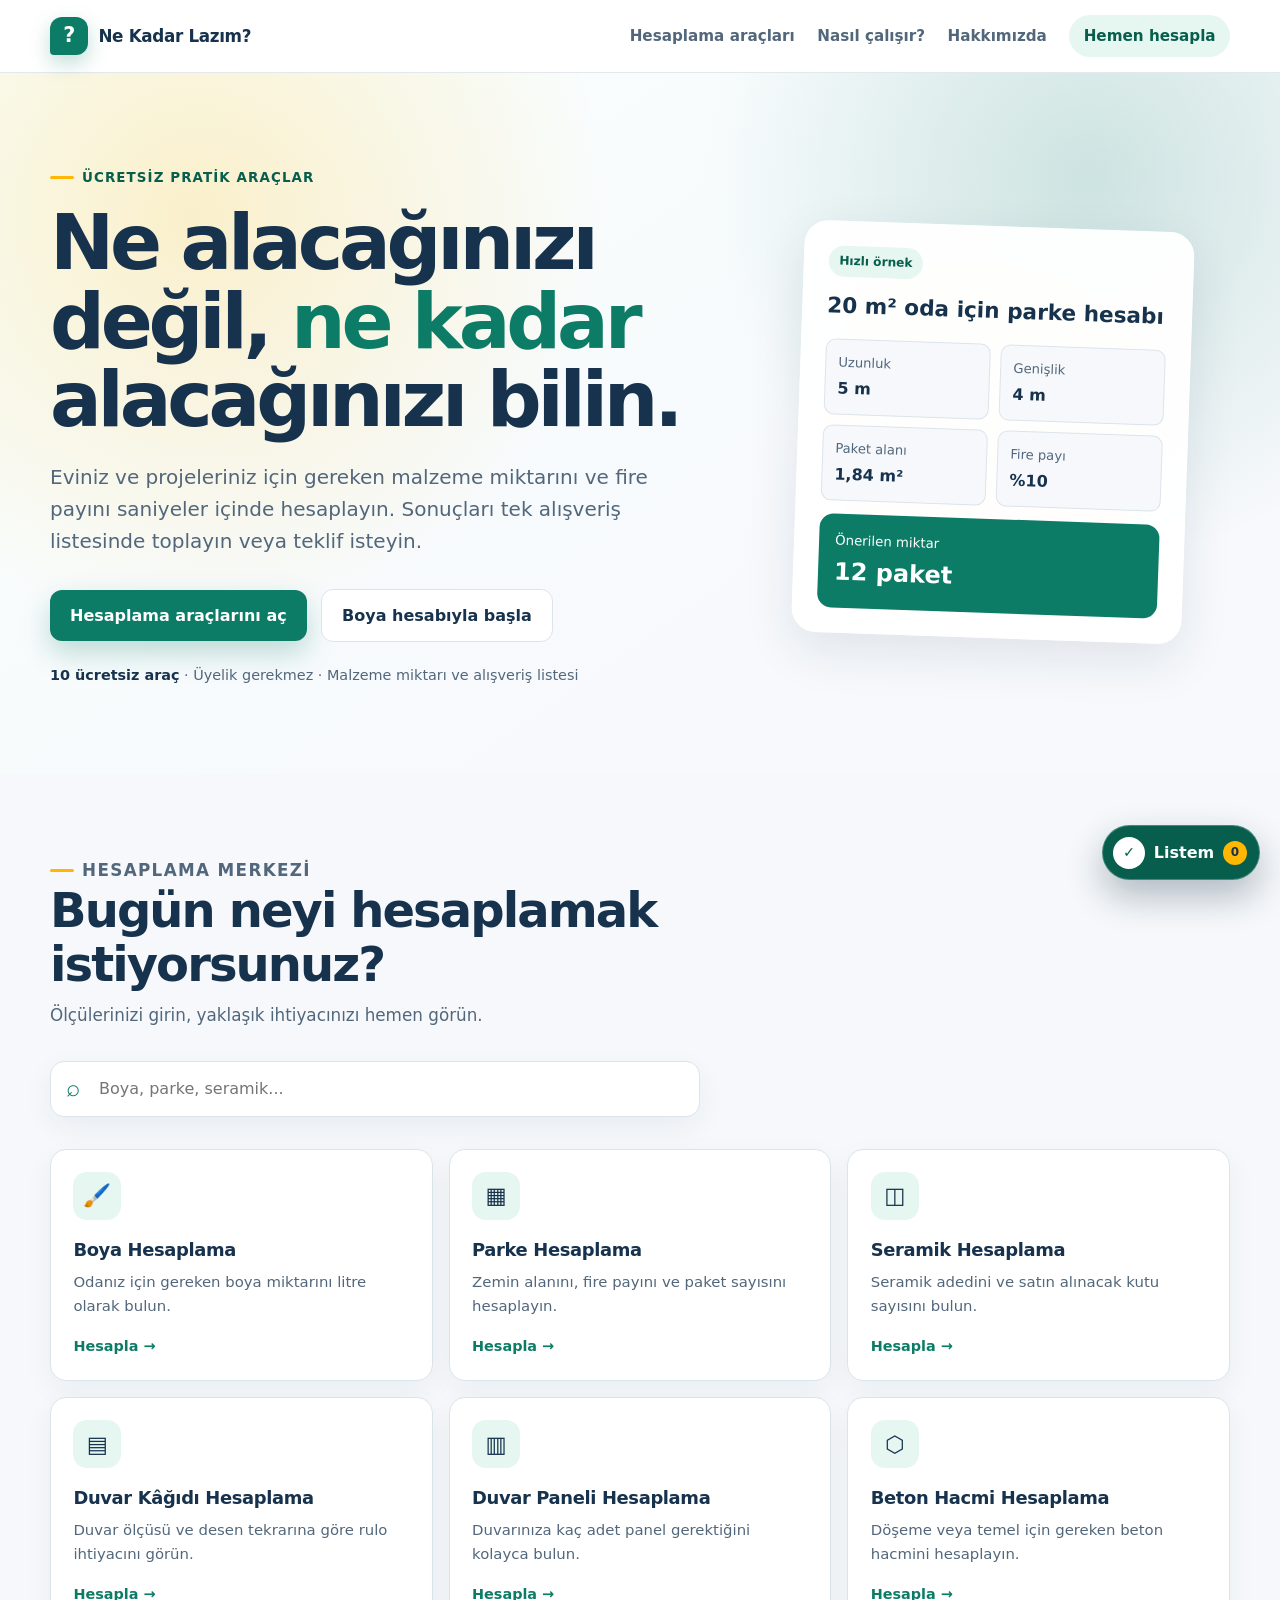
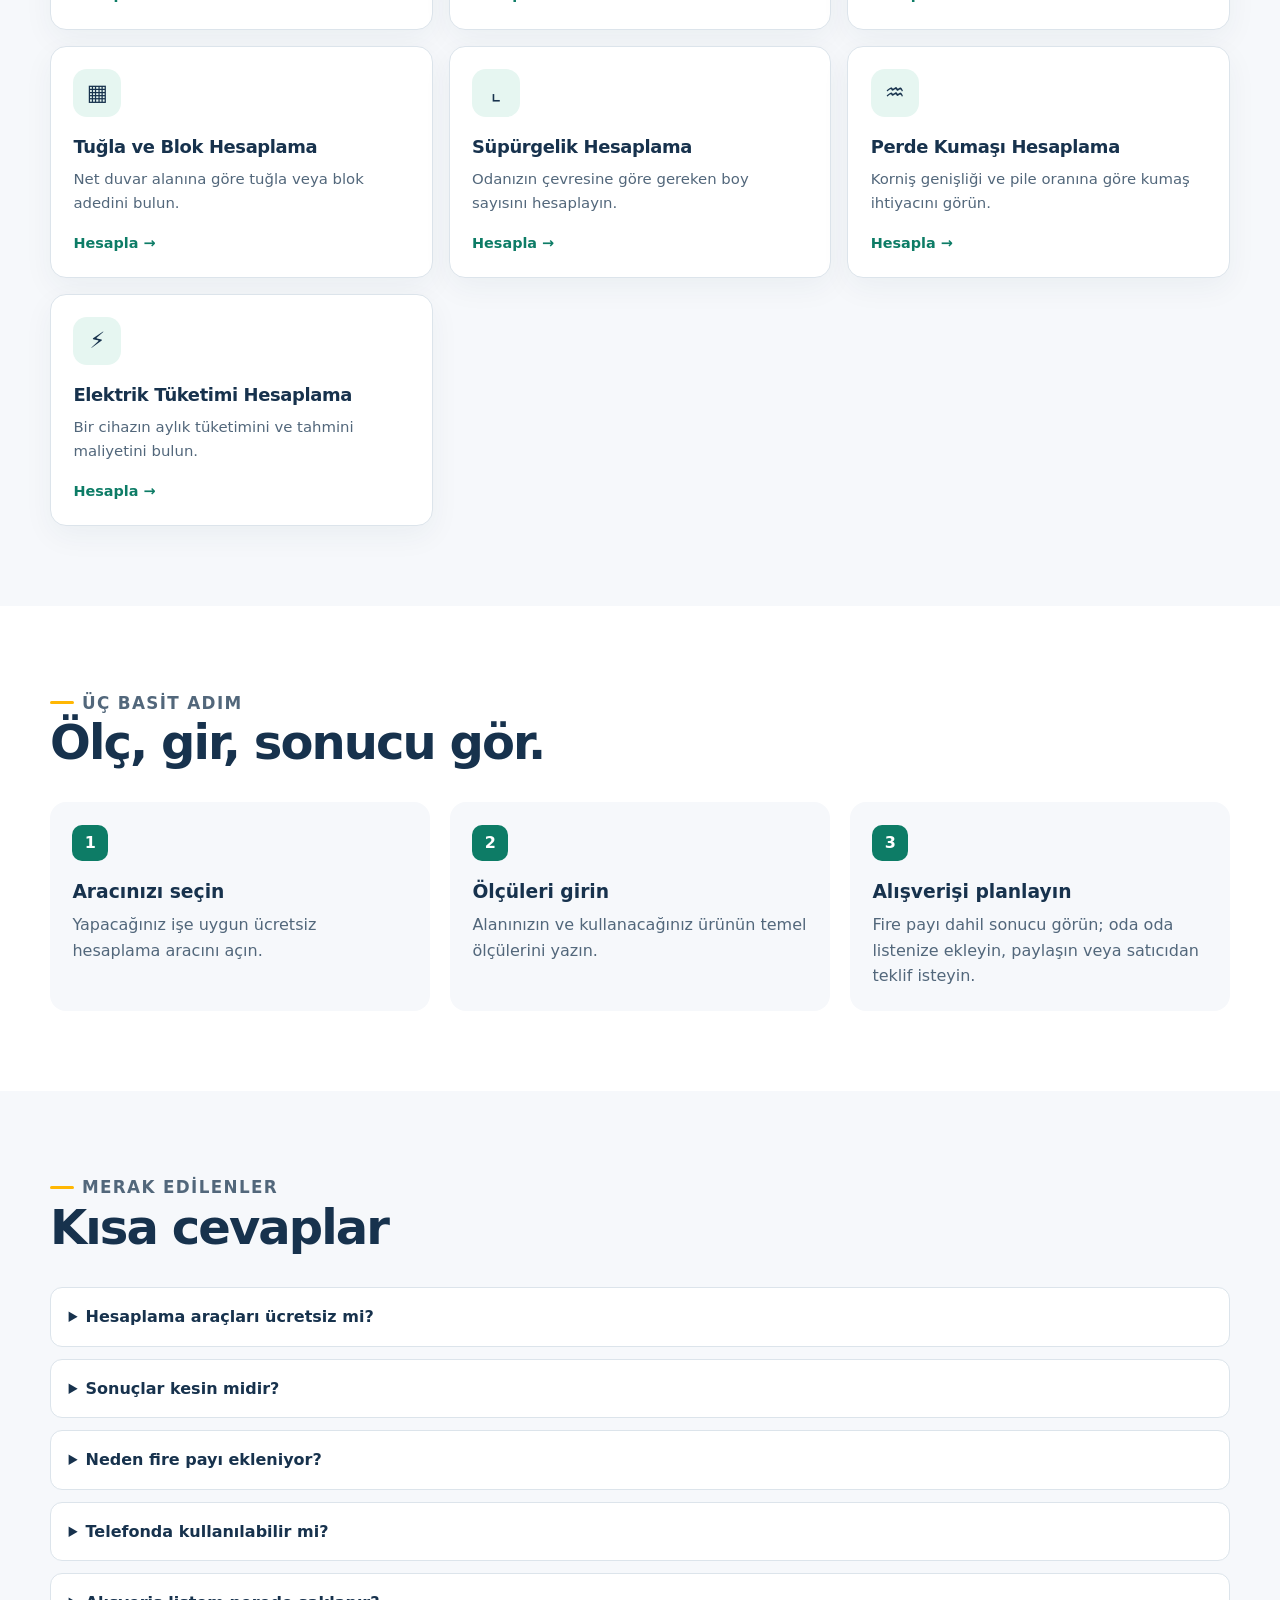
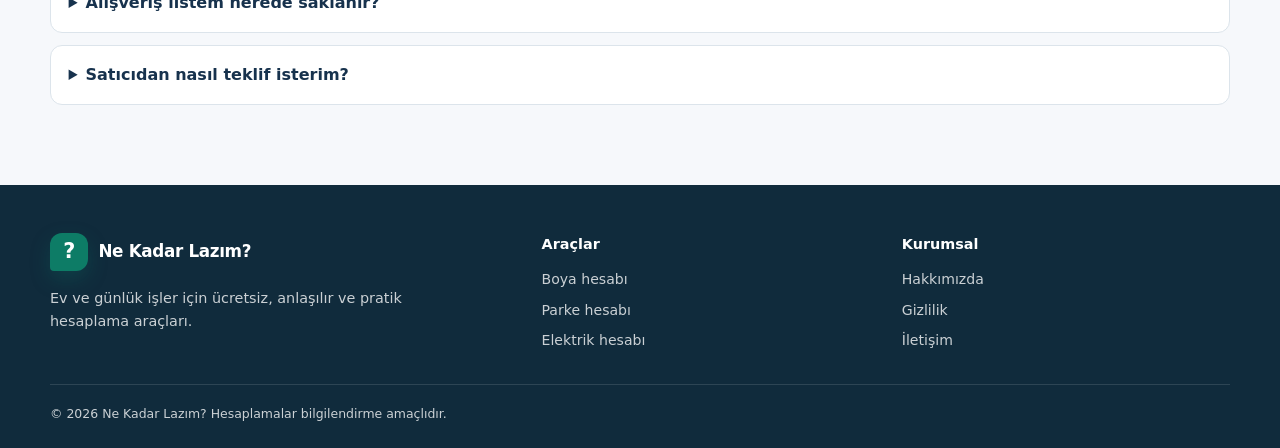
<file: index.html>
<!doctype html>
<html lang="tr">
  <head>
    <meta charset="utf-8">
    <meta name="viewport" content="width=device-width, initial-scale=1">
    <meta name="theme-color" content="#0d7c66">
    <meta name="description" content="Boya, parke, seramik, duvar kâğıdı, beton ve daha fazlası için ücretsiz ve pratik malzeme hesaplama araçları.">
    <title>Ne Kadar Lazım? | Ücretsiz Ev ve Malzeme Hesaplama Araçları</title>
    <link rel="stylesheet" href="assets/styles.css?v=20260723-01">
    <script type="application/ld+json">
      {
        "@context": "https://schema.org",
        "@type": "WebSite",
        "name": "Ne Kadar Lazım?",
        "description": "Ücretsiz ev ve malzeme hesaplama araçları",
        "inLanguage": "tr"
      }
    </script>
  </head>
  <body>
    <a class="skip-link" href="#main">İçeriğe geç</a>
    <header class="site-header">
      <div class="container header-inner">
        <a class="brand" href="index.html" aria-label="Ne Kadar Lazım ana sayfa">
          <span class="brand-mark" aria-hidden="true"></span>
          <span>Ne Kadar Lazım?</span>
        </a>
        <button class="menu-button" type="button" aria-label="Menüyü aç" aria-expanded="false"><span></span></button>
        <nav class="site-nav" aria-label="Ana menü">
          <a href="#araclar">Hesaplama araçları</a>
          <a href="#nasil-calisir">Nasıl çalışır?</a>
          <a href="hakkimizda.html">Hakkımızda</a>
          <a class="nav-cta" href="#araclar">Hemen hesapla</a>
        </nav>
      </div>
    </header>

    <main id="main">
      <section class="hero">
        <div class="container hero-grid">
          <div>
            <p class="eyebrow">Ücretsiz pratik araçlar</p>
            <h1>Ne alacağınızı değil, <em>ne kadar</em> alacağınızı bilin.</h1>
            <p class="hero-copy">Eviniz ve projeleriniz için gereken malzeme miktarını ve fire payını saniyeler içinde hesaplayın. Sonuçları tek alışveriş listesinde toplayın veya teklif isteyin.</p>
            <div class="hero-actions">
              <a class="primary-button" href="#araclar">Hesaplama araçlarını aç</a>
              <a class="secondary-button" href="hesaplayicilar/boya.html">Boya hesabıyla başla</a>
            </div>
            <p class="hero-proof"><strong>10 ücretsiz araç</strong> · Üyelik gerekmez · Malzeme miktarı ve alışveriş listesi</p>
          </div>
          <div class="hero-visual" aria-hidden="true">
            <div class="visual-blob"></div>
            <div class="visual-card">
              <h2>20 m² oda için parke hesabı</h2>
              <div class="mock-fields">
                <div class="mock-field">Uzunluk<strong>5 m</strong></div>
                <div class="mock-field">Genişlik<strong>4 m</strong></div>
                <div class="mock-field">Paket alanı<strong>1,84 m²</strong></div>
                <div class="mock-field">Fire payı<strong>%10</strong></div>
              </div>
              <div class="mock-result"><small>Önerilen miktar</small><strong>12 paket</strong></div>
            </div>
          </div>
        </div>
      </section>

      <section class="section" id="araclar">
        <div class="container">
          <div class="section-heading">
            <p class="eyebrow">Hesaplama merkezi</p>
            <h2>Bugün neyi hesaplamak istiyorsunuz?</h2>
            <p>Ölçülerinizi girin, yaklaşık ihtiyacınızı hemen görün.</p>
          </div>
          <div class="search-box">
            <label class="skip-link" for="tool-search">Araç ara</label>
            <input id="tool-search" type="search" placeholder="Boya, parke, seramik..." autocomplete="off">
          </div>

          <div class="tool-grid">
            <a class="tool-card" data-tool-card data-search="boya badana duvar litre oda" href="hesaplayicilar/boya.html">
              <span class="tool-icon" aria-hidden="true">🖌️</span><h3>Boya Hesaplama</h3><p>Odanız için gereken boya miktarını litre olarak bulun.</p><span class="tool-link">Hesapla</span>
            </a>
            <a class="tool-card" data-tool-card data-search="parke laminat zemin paket" href="hesaplayicilar/parke.html">
              <span class="tool-icon" aria-hidden="true">▦</span><h3>Parke Hesaplama</h3><p>Zemin alanını, fire payını ve paket sayısını hesaplayın.</p><span class="tool-link">Hesapla</span>
            </a>
            <a class="tool-card" data-tool-card data-search="seramik fayans karo kutu duvar zemin" href="hesaplayicilar/seramik.html">
              <span class="tool-icon" aria-hidden="true">◫</span><h3>Seramik Hesaplama</h3><p>Seramik adedini ve satın alınacak kutu sayısını bulun.</p><span class="tool-link">Hesapla</span>
            </a>
            <a class="tool-card" data-tool-card data-search="duvar kağıdı kagidi rulo desen" href="hesaplayicilar/duvar-kagidi.html">
              <span class="tool-icon" aria-hidden="true">▤</span><h3>Duvar Kâğıdı Hesaplama</h3><p>Duvar ölçüsü ve desen tekrarına göre rulo ihtiyacını görün.</p><span class="tool-link">Hesapla</span>
            </a>
            <a class="tool-card" data-tool-card data-search="duvar paneli akustik mdf çıta kaplama" href="hesaplayicilar/duvar-paneli.html">
              <span class="tool-icon" aria-hidden="true">▥</span><h3>Duvar Paneli Hesaplama</h3><p>Duvarınıza kaç adet panel gerektiğini kolayca bulun.</p><span class="tool-link">Hesapla</span>
            </a>
            <a class="tool-card" data-tool-card data-search="beton hacim temel döşeme torba metreküp" href="hesaplayicilar/beton.html">
              <span class="tool-icon" aria-hidden="true">⬡</span><h3>Beton Hacmi Hesaplama</h3><p>Döşeme veya temel için gereken beton hacmini hesaplayın.</p><span class="tool-link">Hesapla</span>
            </a>
            <a class="tool-card" data-tool-card data-search="tuğla tugla gazbeton blok duvar adet" href="hesaplayicilar/tugla.html">
              <span class="tool-icon" aria-hidden="true">▦</span><h3>Tuğla ve Blok Hesaplama</h3><p>Net duvar alanına göre tuğla veya blok adedini bulun.</p><span class="tool-link">Hesapla</span>
            </a>
            <a class="tool-card" data-tool-card data-search="süpürgelik supurgelik kenar çevre boy" href="hesaplayicilar/supurgelik.html">
              <span class="tool-icon" aria-hidden="true">⌞</span><h3>Süpürgelik Hesaplama</h3><p>Odanızın çevresine göre gereken boy sayısını hesaplayın.</p><span class="tool-link">Hesapla</span>
            </a>
            <a class="tool-card" data-tool-card data-search="perde kumaş kumas tül tul pile korniş" href="hesaplayicilar/perde.html">
              <span class="tool-icon" aria-hidden="true">♒</span><h3>Perde Kumaşı Hesaplama</h3><p>Korniş genişliği ve pile oranına göre kumaş ihtiyacını görün.</p><span class="tool-link">Hesapla</span>
            </a>
            <a class="tool-card" data-tool-card data-search="elektrik enerji tüketim tuketim watt kwh fatura" href="hesaplayicilar/elektrik.html">
              <span class="tool-icon" aria-hidden="true">⚡</span><h3>Elektrik Tüketimi Hesaplama</h3><p>Bir cihazın aylık tüketimini ve tahmini maliyetini bulun.</p><span class="tool-link">Hesapla</span>
            </a>
          </div>
          <p id="empty-tools" class="empty-state" hidden>Bu ifadeyle eşleşen araç bulunamadı.</p>
          <div class="ad-slot home-ad">Reklam alanı</div>
        </div>
      </section>

      <section class="section section-white" id="nasil-calisir">
        <div class="container">
          <div class="section-heading">
            <p class="eyebrow">Üç basit adım</p>
            <h2>Ölç, gir, sonucu gör.</h2>
          </div>
          <div class="feature-grid">
            <article class="feature"><span class="feature-number">1</span><h3>Aracınızı seçin</h3><p>Yapacağınız işe uygun ücretsiz hesaplama aracını açın.</p></article>
            <article class="feature"><span class="feature-number">2</span><h3>Ölçüleri girin</h3><p>Alanınızın ve kullanacağınız ürünün temel ölçülerini yazın.</p></article>
            <article class="feature"><span class="feature-number">3</span><h3>Alışverişi planlayın</h3><p>Fire payı dahil sonucu görün; oda oda listenize ekleyin, paylaşın veya satıcıdan teklif isteyin.</p></article>
          </div>
        </div>
      </section>

      <section class="section">
        <div class="container">
          <div class="section-heading"><p class="eyebrow">Merak edilenler</p><h2>Kısa cevaplar</h2></div>
          <div class="faq-list">
            <details><summary>Hesaplama araçları ücretsiz mi?</summary><p>Evet. Tüm araçlar ücretsizdir ve kullanmak için üyelik gerekmez.</p></details>
            <details><summary>Sonuçlar kesin midir?</summary><p>Sonuçlar planlama amacıyla yaklaşık değer verir. Ürün özellikleri ve uygulama koşulları için üretici bilgilerini kontrol edin.</p></details>
            <details><summary>Neden fire payı ekleniyor?</summary><p>Kesim, kırılma, yüzey farklılığı ve ileride yapılabilecek küçük onarımlar için ilave malzeme gerekebilir.</p></details>
            <details><summary>Telefonda kullanılabilir mi?</summary><p>Evet. Site telefon, tablet ve masaüstü ekranlara uyumlu hazırlanmıştır.</p></details>
            <details><summary>Alışveriş listem nerede saklanır?</summary><p>Liste yalnızca kullandığınız tarayıcıda saklanır. Üyelik veya sunucuya gönderim gerekmez; listenizi istediğiniz zaman temizleyebilirsiniz.</p></details>
            <details><summary>Satıcıdan nasıl teklif isterim?</summary><p>Hesap sonuçlarınızı listenize ekleyin ve alışveriş listesi penceresindeki “Satıcıdan teklif iste” düğmesine dokunun. Bilgilerinizi kontrol ettikten sonra e-posta uygulamanızda hazır bir talep taslağı açılır.</p></details>
          </div>
        </div>
      </section>
    </main>

    <footer class="site-footer">
      <div class="container">
        <div class="footer-grid">
          <div><a class="brand footer-brand" href="index.html"><span class="brand-mark" aria-hidden="true"></span><span>Ne Kadar Lazım?</span></a><p class="footer-copy">Ev ve günlük işler için ücretsiz, anlaşılır ve pratik hesaplama araçları.</p></div>
          <div><p class="footer-title">Araçlar</p><div class="footer-links"><a href="hesaplayicilar/boya.html">Boya hesabı</a><a href="hesaplayicilar/parke.html">Parke hesabı</a><a href="hesaplayicilar/elektrik.html">Elektrik hesabı</a></div></div>
          <div><p class="footer-title">Kurumsal</p><div class="footer-links"><a href="hakkimizda.html">Hakkımızda</a><a href="gizlilik.html">Gizlilik</a><a href="iletisim.html">İletişim</a></div></div>
        </div>
        <div class="footer-bottom">© <span data-current-year></span> Ne Kadar Lazım? Hesaplamalar bilgilendirme amaçlıdır.</div>
      </div>
    </footer>
    <script type="module" src="assets/site.js?v=20260723-01"></script>
  </body>
</html>
</file>
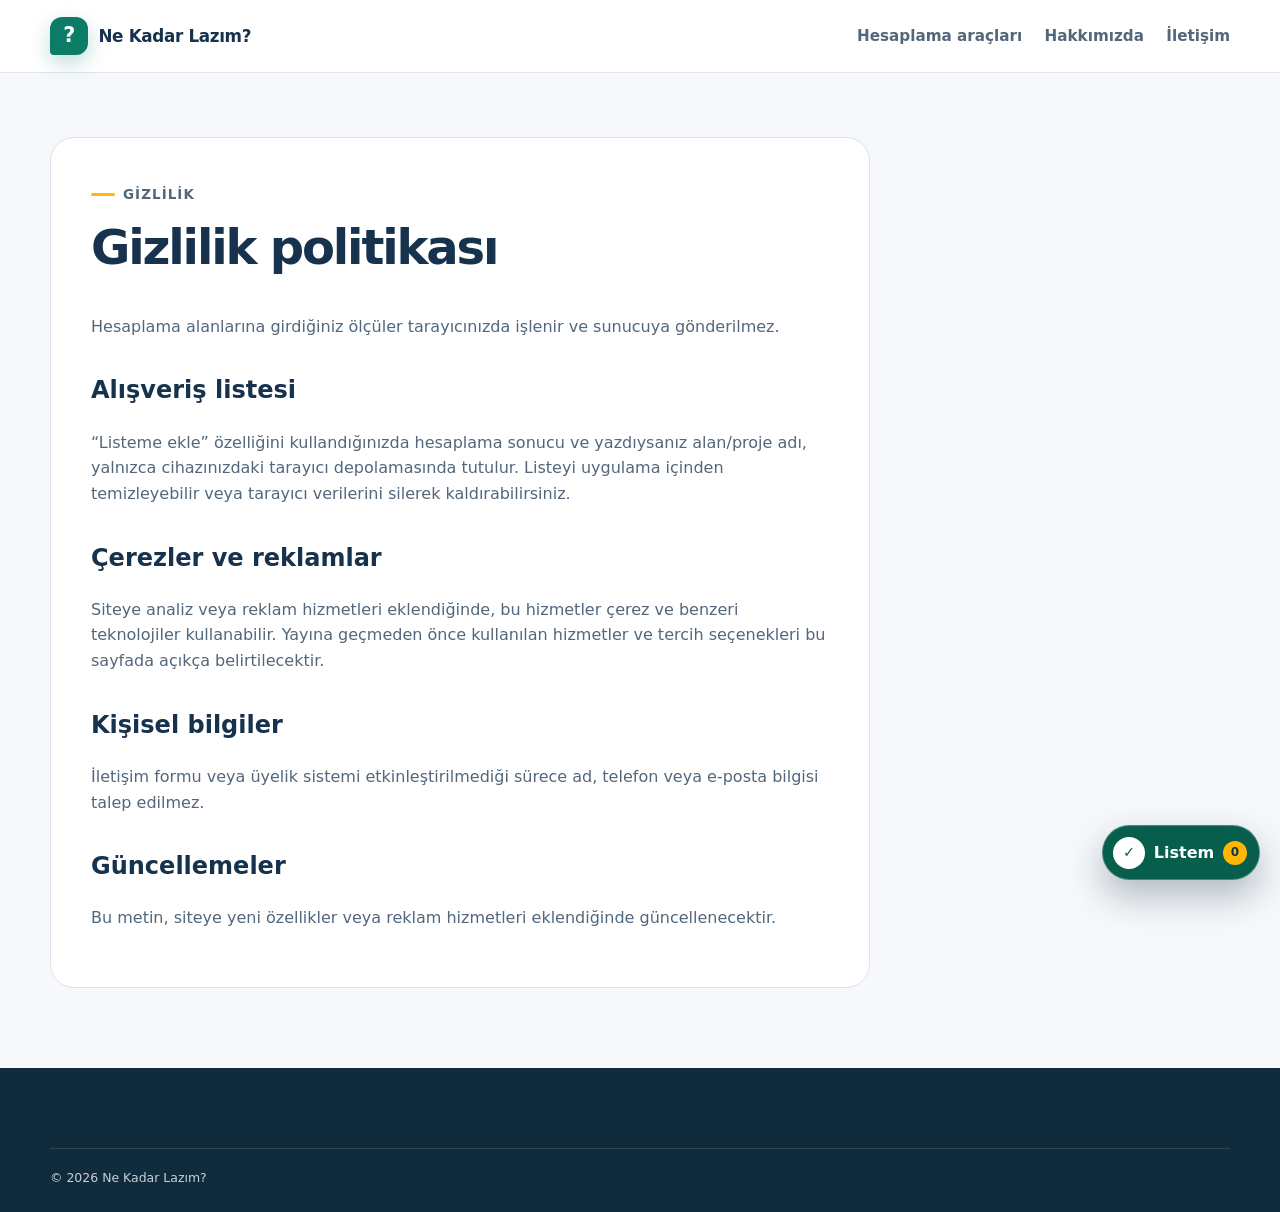
<file: gizlilik.html>
<!doctype html>
<html lang="tr">
  <head>
    <meta charset="utf-8"><meta name="viewport" content="width=device-width, initial-scale=1"><meta name="theme-color" content="#0d7c66">
    <meta name="description" content="Ne Kadar Lazım gizlilik bilgileri."><title>Gizlilik | Ne Kadar Lazım?</title><link rel="stylesheet" href="assets/styles.css?v=20260723-01">
  </head>
  <body>
    <header class="site-header"><div class="container header-inner"><a class="brand" href="index.html"><span class="brand-mark" aria-hidden="true"></span><span>Ne Kadar Lazım?</span></a><button class="menu-button" type="button" aria-label="Menüyü aç" aria-expanded="false"><span></span></button><nav class="site-nav"><a href="index.html#araclar">Hesaplama araçları</a><a href="hakkimizda.html">Hakkımızda</a><a href="iletisim.html">İletişim</a></nav></div></header>
    <main class="content-page"><div class="container"><article class="content-card"><p class="eyebrow">Gizlilik</p><h1>Gizlilik politikası</h1><p>Hesaplama alanlarına girdiğiniz ölçüler tarayıcınızda işlenir ve sunucuya gönderilmez.</p><h2>Alışveriş listesi</h2><p>“Listeme ekle” özelliğini kullandığınızda hesaplama sonucu ve yazdıysanız alan/proje adı, yalnızca cihazınızdaki tarayıcı depolamasında tutulur. Listeyi uygulama içinden temizleyebilir veya tarayıcı verilerini silerek kaldırabilirsiniz.</p><h2>Çerezler ve reklamlar</h2><p>Siteye analiz veya reklam hizmetleri eklendiğinde, bu hizmetler çerez ve benzeri teknolojiler kullanabilir. Yayına geçmeden önce kullanılan hizmetler ve tercih seçenekleri bu sayfada açıkça belirtilecektir.</p><h2>Kişisel bilgiler</h2><p>İletişim formu veya üyelik sistemi etkinleştirilmediği sürece ad, telefon veya e-posta bilgisi talep edilmez.</p><h2>Güncellemeler</h2><p>Bu metin, siteye yeni özellikler veya reklam hizmetleri eklendiğinde güncellenecektir.</p></article></div></main>
    <footer class="site-footer"><div class="container"><div class="footer-bottom">© <span data-current-year></span> Ne Kadar Lazım?</div></div></footer><script type="module" src="assets/site.js?v=20260723-01"></script>
  </body>
</html>
</file>
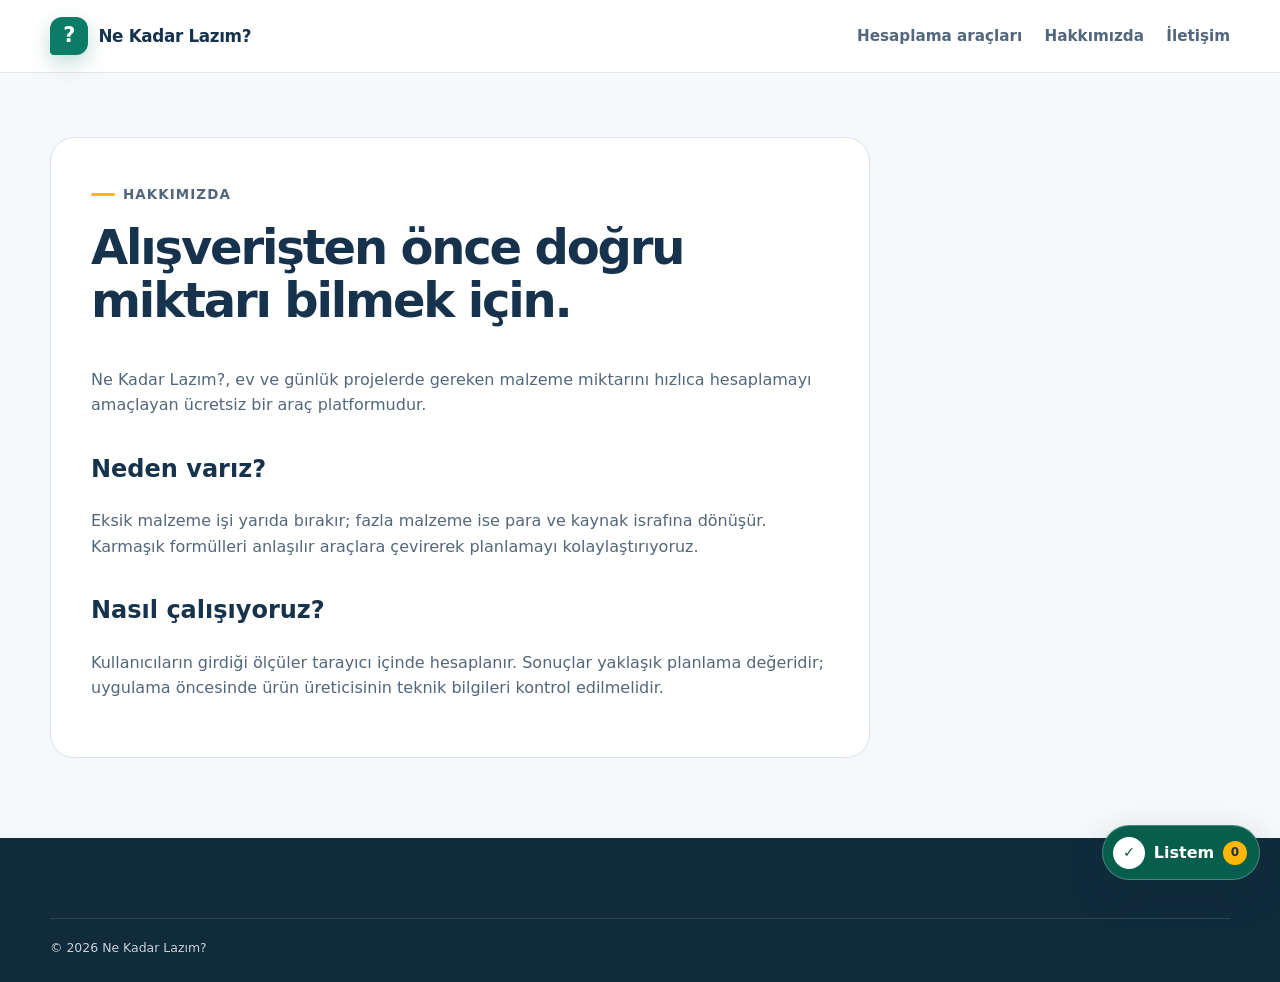
<file: hakkimizda.html>
<!doctype html>
<html lang="tr">
  <head>
    <meta charset="utf-8"><meta name="viewport" content="width=device-width, initial-scale=1"><meta name="theme-color" content="#0d7c66">
    <meta name="description" content="Ne Kadar Lazım ücretsiz hesaplama araçları hakkında bilgi."><title>Hakkımızda | Ne Kadar Lazım?</title><link rel="stylesheet" href="assets/styles.css?v=20260723-01">
  </head>
  <body>
    <header class="site-header"><div class="container header-inner"><a class="brand" href="index.html"><span class="brand-mark" aria-hidden="true"></span><span>Ne Kadar Lazım?</span></a><button class="menu-button" type="button" aria-label="Menüyü aç" aria-expanded="false"><span></span></button><nav class="site-nav"><a href="index.html#araclar">Hesaplama araçları</a><a href="hakkimizda.html">Hakkımızda</a><a href="iletisim.html">İletişim</a></nav></div></header>
    <main class="content-page"><div class="container"><article class="content-card"><p class="eyebrow">Hakkımızda</p><h1>Alışverişten önce doğru miktarı bilmek için.</h1><p>Ne Kadar Lazım?, ev ve günlük projelerde gereken malzeme miktarını hızlıca hesaplamayı amaçlayan ücretsiz bir araç platformudur.</p><h2>Neden varız?</h2><p>Eksik malzeme işi yarıda bırakır; fazla malzeme ise para ve kaynak israfına dönüşür. Karmaşık formülleri anlaşılır araçlara çevirerek planlamayı kolaylaştırıyoruz.</p><h2>Nasıl çalışıyoruz?</h2><p>Kullanıcıların girdiği ölçüler tarayıcı içinde hesaplanır. Sonuçlar yaklaşık planlama değeridir; uygulama öncesinde ürün üreticisinin teknik bilgileri kontrol edilmelidir.</p></article></div></main>
    <footer class="site-footer"><div class="container"><div class="footer-bottom">© <span data-current-year></span> Ne Kadar Lazım?</div></div></footer><script type="module" src="assets/site.js?v=20260723-01"></script>
  </body>
</html>
</file>
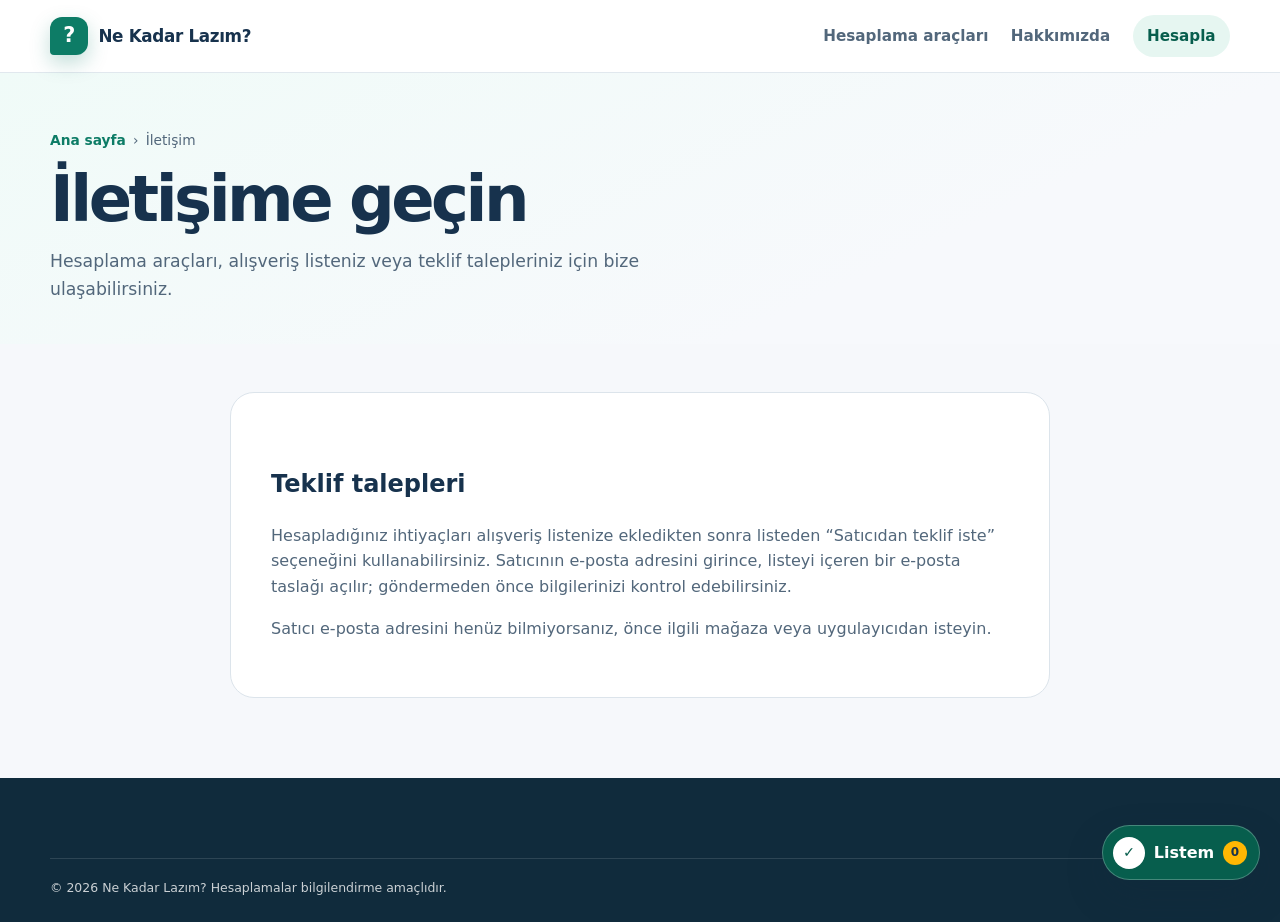
<file: iletisim.html>
<!doctype html>
<html lang="tr">
  <head>
    <meta charset="utf-8">
    <meta name="viewport" content="width=device-width, initial-scale=1">
    <meta name="theme-color" content="#0d7c66">
    <meta name="description" content="Ne Kadar Lazım? iletişim ve teklif talepleri.">
    <title>İletişim | Ne Kadar Lazım?</title>
    <link rel="stylesheet" href="assets/styles.css?v=20260723-01">
  </head>
  <body>
    <a class="skip-link" href="#main">İçeriğe geç</a>
    <header class="site-header">
      <div class="container header-inner">
        <a class="brand" href="index.html" aria-label="Ne Kadar Lazım ana sayfa"><span class="brand-mark" aria-hidden="true"></span><span>Ne Kadar Lazım?</span></a>
        <button class="menu-button" type="button" aria-label="Menüyü aç" aria-expanded="false"><span></span></button>
        <nav class="site-nav" aria-label="Ana menü"><a href="index.html#araclar">Hesaplama araçları</a><a href="hakkimizda.html">Hakkımızda</a><a class="nav-cta" href="index.html#araclar">Hesapla</a></nav>
      </div>
    </header>
    <main id="main">
      <section class="tool-hero"><div class="container"><nav class="breadcrumbs" aria-label="Sayfa yolu"><a href="index.html">Ana sayfa</a><span>›</span><span>İletişim</span></nav><h1>İletişime geçin</h1><p>Hesaplama araçları, alışveriş listeniz veya teklif talepleriniz için bize ulaşabilirsiniz.</p></div></section>
      <section class="tool-main"><div class="container content-card"><h2>Teklif talepleri</h2><p>Hesapladığınız ihtiyaçları alışveriş listenize ekledikten sonra listeden “Satıcıdan teklif iste” seçeneğini kullanabilirsiniz. Satıcının e-posta adresini girince, listeyi içeren bir e-posta taslağı açılır; göndermeden önce bilgilerinizi kontrol edebilirsiniz.</p><p>Satıcı e-posta adresini henüz bilmiyorsanız, önce ilgili mağaza veya uygulayıcıdan isteyin.</p></div></section>
    </main>
    <footer class="site-footer"><div class="container"><div class="footer-bottom">© <span data-current-year></span> Ne Kadar Lazım? Hesaplamalar bilgilendirme amaçlıdır.</div></div></footer>
    <script type="module" src="assets/site.js?v=20260723-01"></script>
  </body>
</html>
</file>
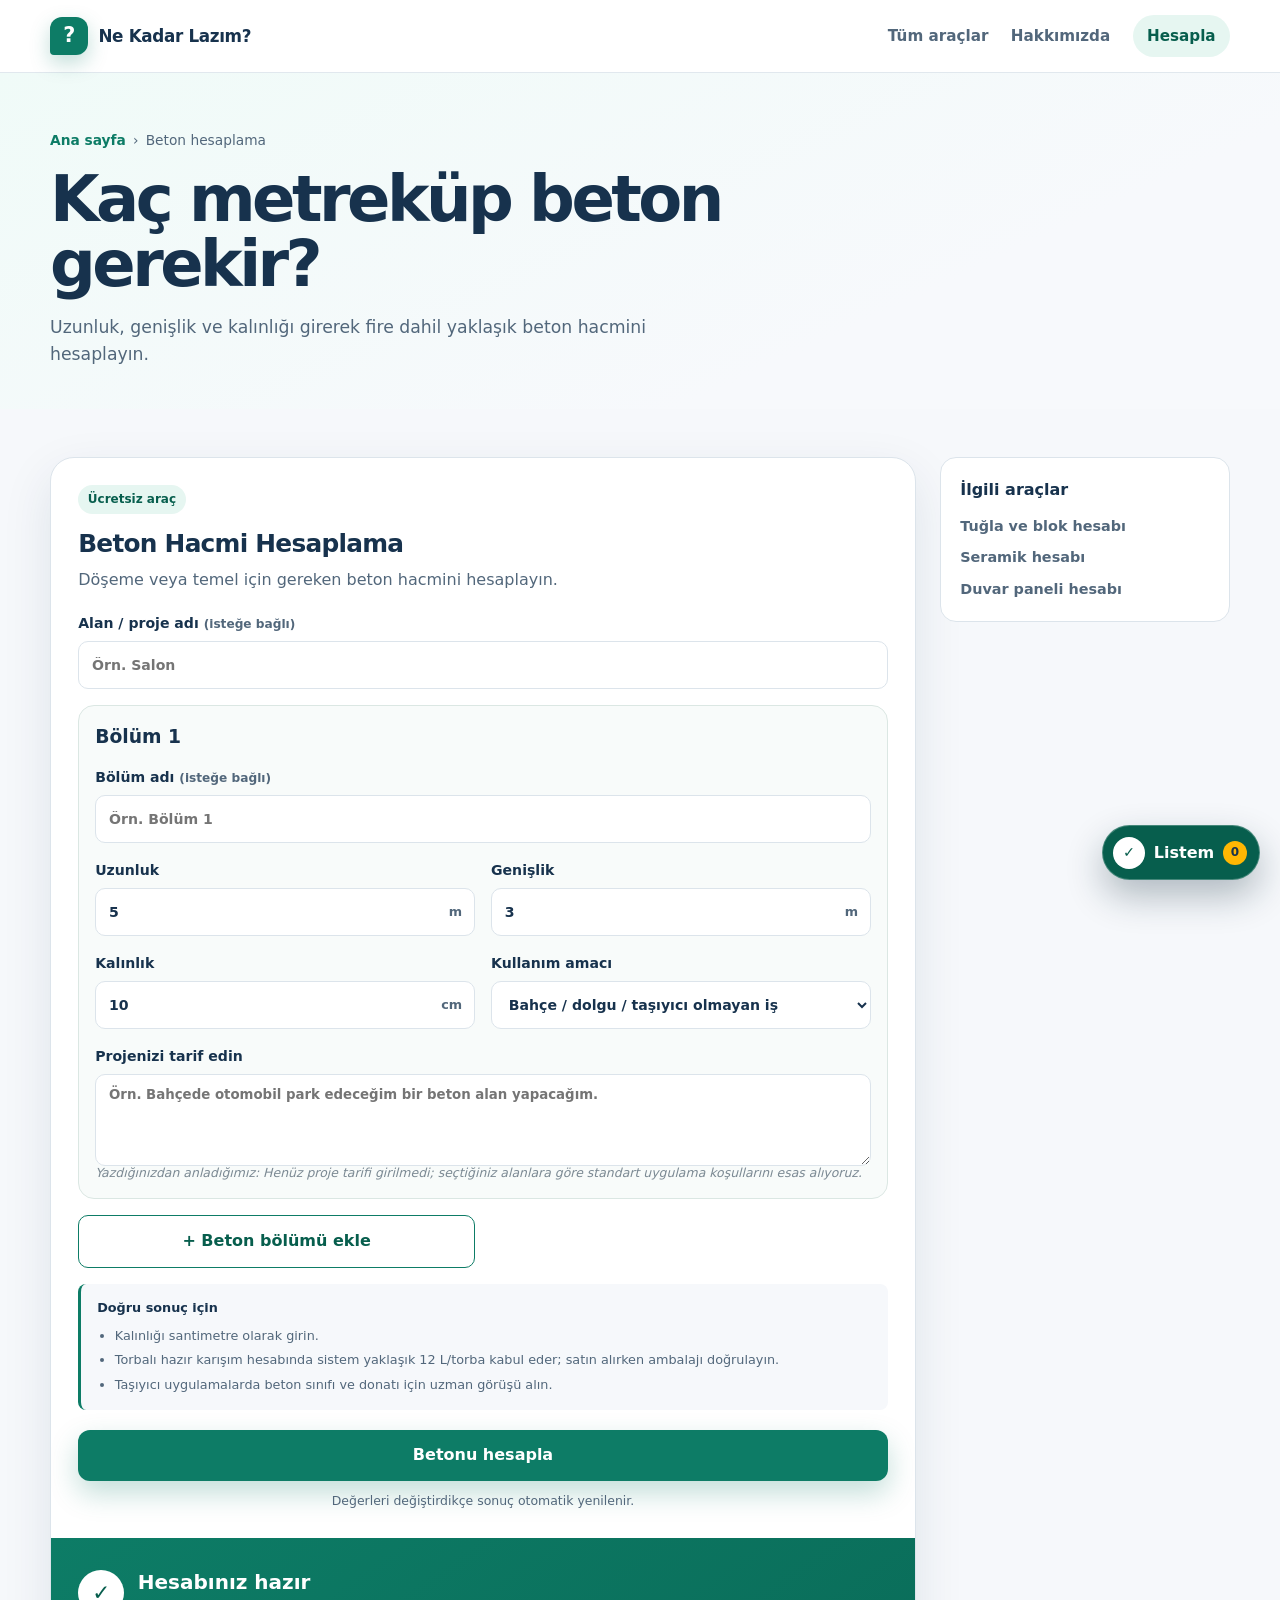
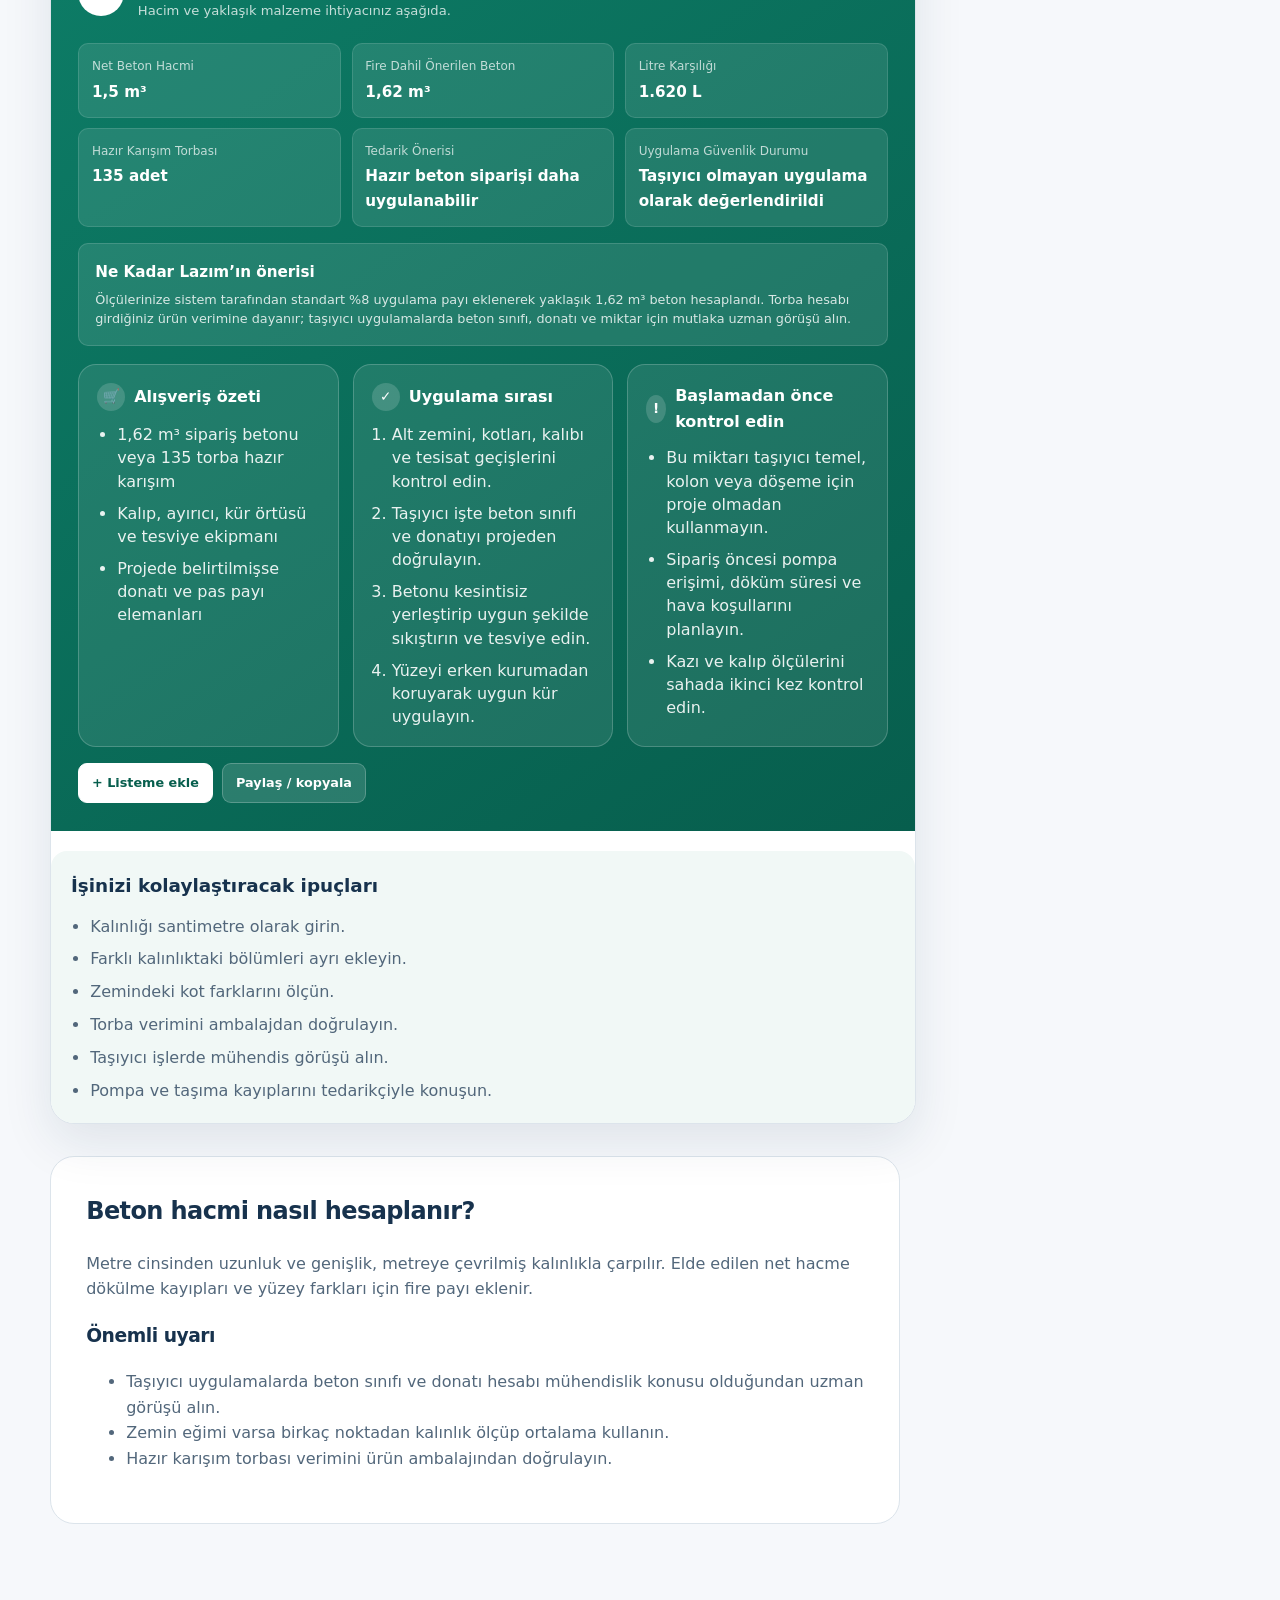
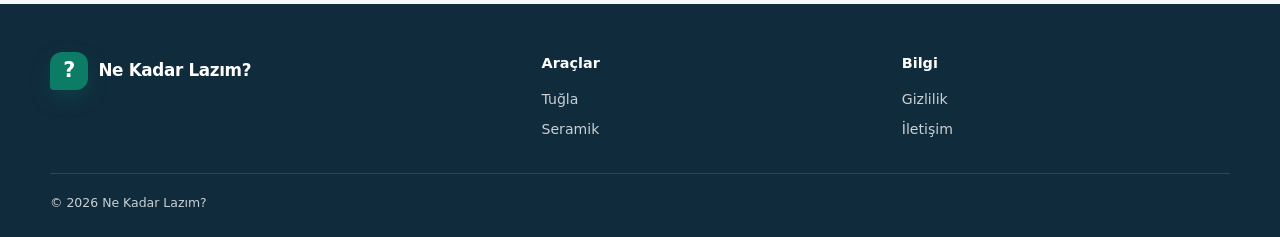
<file: hesaplayicilar/beton.html>
<!doctype html>
<html lang="tr">
  <head>
    <meta charset="utf-8"><meta name="viewport" content="width=device-width, initial-scale=1"><meta name="theme-color" content="#0d7c66">
    <meta name="description" content="Uzunluk, genişlik ve kalınlığa göre gereken beton hacmini metreküp ve hazır karışım torbası olarak hesaplayın.">
<title>Beton Hacmi Hesaplama: Kaç m³ Beton Gider? | Ne Kadar Lazım?</title><link rel="stylesheet" href="../assets/styles.css?v=20260723-01">
  </head>
  <body data-tool="beton">
    <a class="skip-link" href="#main">İçeriğe geç</a>
    <header class="site-header"><div class="container header-inner"><a class="brand" href="../index.html"><span class="brand-mark" aria-hidden="true"></span><span>Ne Kadar Lazım?</span></a><button class="menu-button" type="button" aria-label="Menüyü aç" aria-expanded="false"><span></span></button><nav class="site-nav"><a href="../index.html#araclar">Tüm araçlar</a><a href="../hakkimizda.html">Hakkımızda</a><a class="nav-cta" href="#calculator-root">Hesapla</a></nav></div></header>
    <main id="main">
      <section class="tool-hero"><div class="container"><nav class="breadcrumbs" aria-label="Sayfa yolu"><a href="../index.html">Ana sayfa</a><span>›</span><span>Beton hesaplama</span></nav><h1>Kaç metreküp beton gerekir?</h1><p>Uzunluk, genişlik ve kalınlığı girerek fire dahil yaklaşık beton hacmini hesaplayın.</p></div></section>
      <section class="tool-main"><div class="container">
        <div class="tool-layout"><section id="calculator-root" class="calculator-card" aria-label="Beton hesaplama aracı"></section><aside class="tool-sidebar"><div class="ad-slot">Reklam alanı</div><div class="side-card"><h3>İlgili araçlar</h3><div class="side-links"><a href="tugla.html">Tuğla ve blok hesabı</a><a href="seramik.html">Seramik hesabı</a><a href="duvar-paneli.html">Duvar paneli hesabı</a></div></div></aside></div>
        <article class="guide-card"><h2>Beton hacmi nasıl hesaplanır?</h2><p>Metre cinsinden uzunluk ve genişlik, metreye çevrilmiş kalınlıkla çarpılır. Elde edilen net hacme dökülme kayıpları ve yüzey farkları için fire payı eklenir.</p><h3>Önemli uyarı</h3><ul><li>Taşıyıcı uygulamalarda beton sınıfı ve donatı hesabı mühendislik konusu olduğundan uzman görüşü alın.</li><li>Zemin eğimi varsa birkaç noktadan kalınlık ölçüp ortalama kullanın.</li><li>Hazır karışım torbası verimini ürün ambalajından doğrulayın.</li></ul></article>
      </div></section>
    </main>
    <footer class="site-footer"><div class="container"><div class="footer-grid"><div><a class="brand footer-brand" href="../index.html"><span class="brand-mark" aria-hidden="true"></span><span>Ne Kadar Lazım?</span></a></div><div><p class="footer-title">Araçlar</p><div class="footer-links"><a href="tugla.html">Tuğla</a><a href="seramik.html">Seramik</a></div></div><div><p class="footer-title">Bilgi</p><div class="footer-links"><a href="../gizlilik.html">Gizlilik</a><a href="../iletisim.html">İletişim</a></div></div></div><div class="footer-bottom">© <span data-current-year></span> Ne Kadar Lazım?</div></div></footer>
    <script type="module" src="../assets/site.js?v=20260723-01"></script><script type="module" src="../assets/calculators.js?v=20260722-24"></script>
  </body>
</html>
</file>
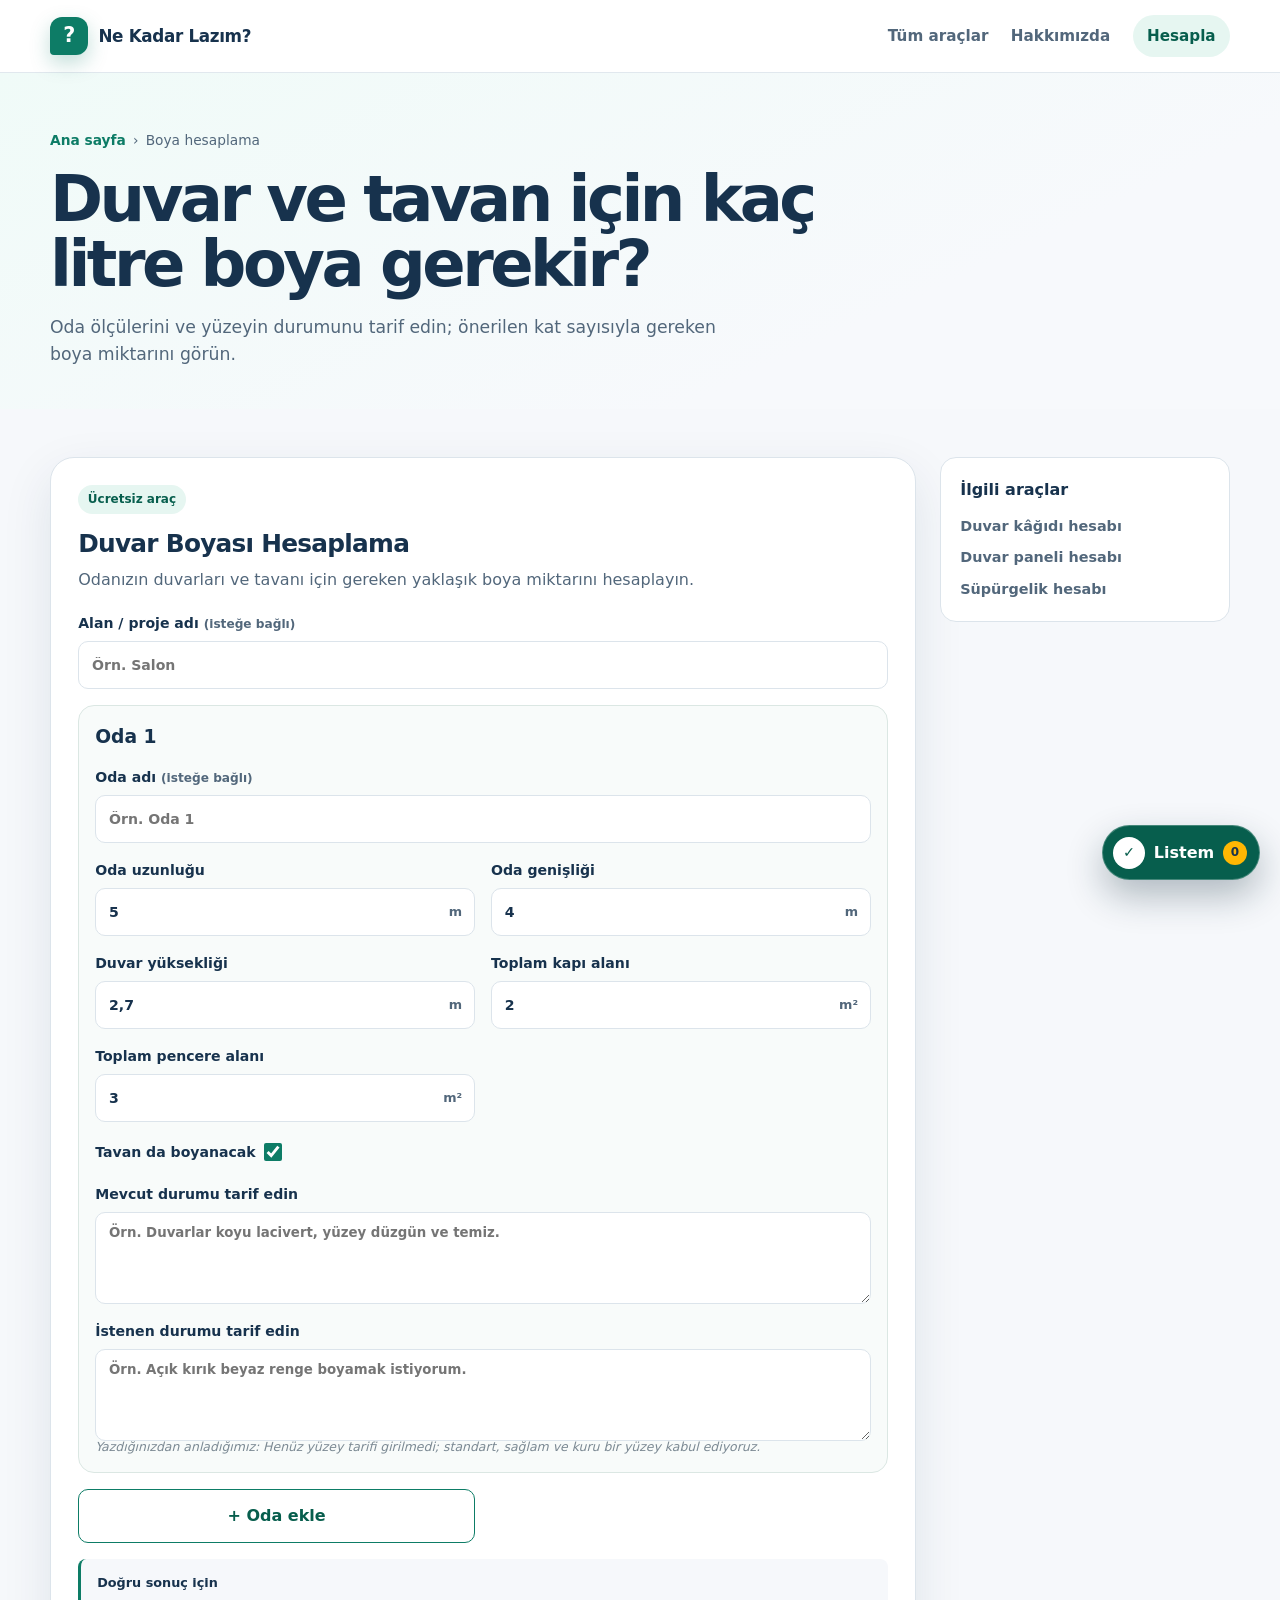
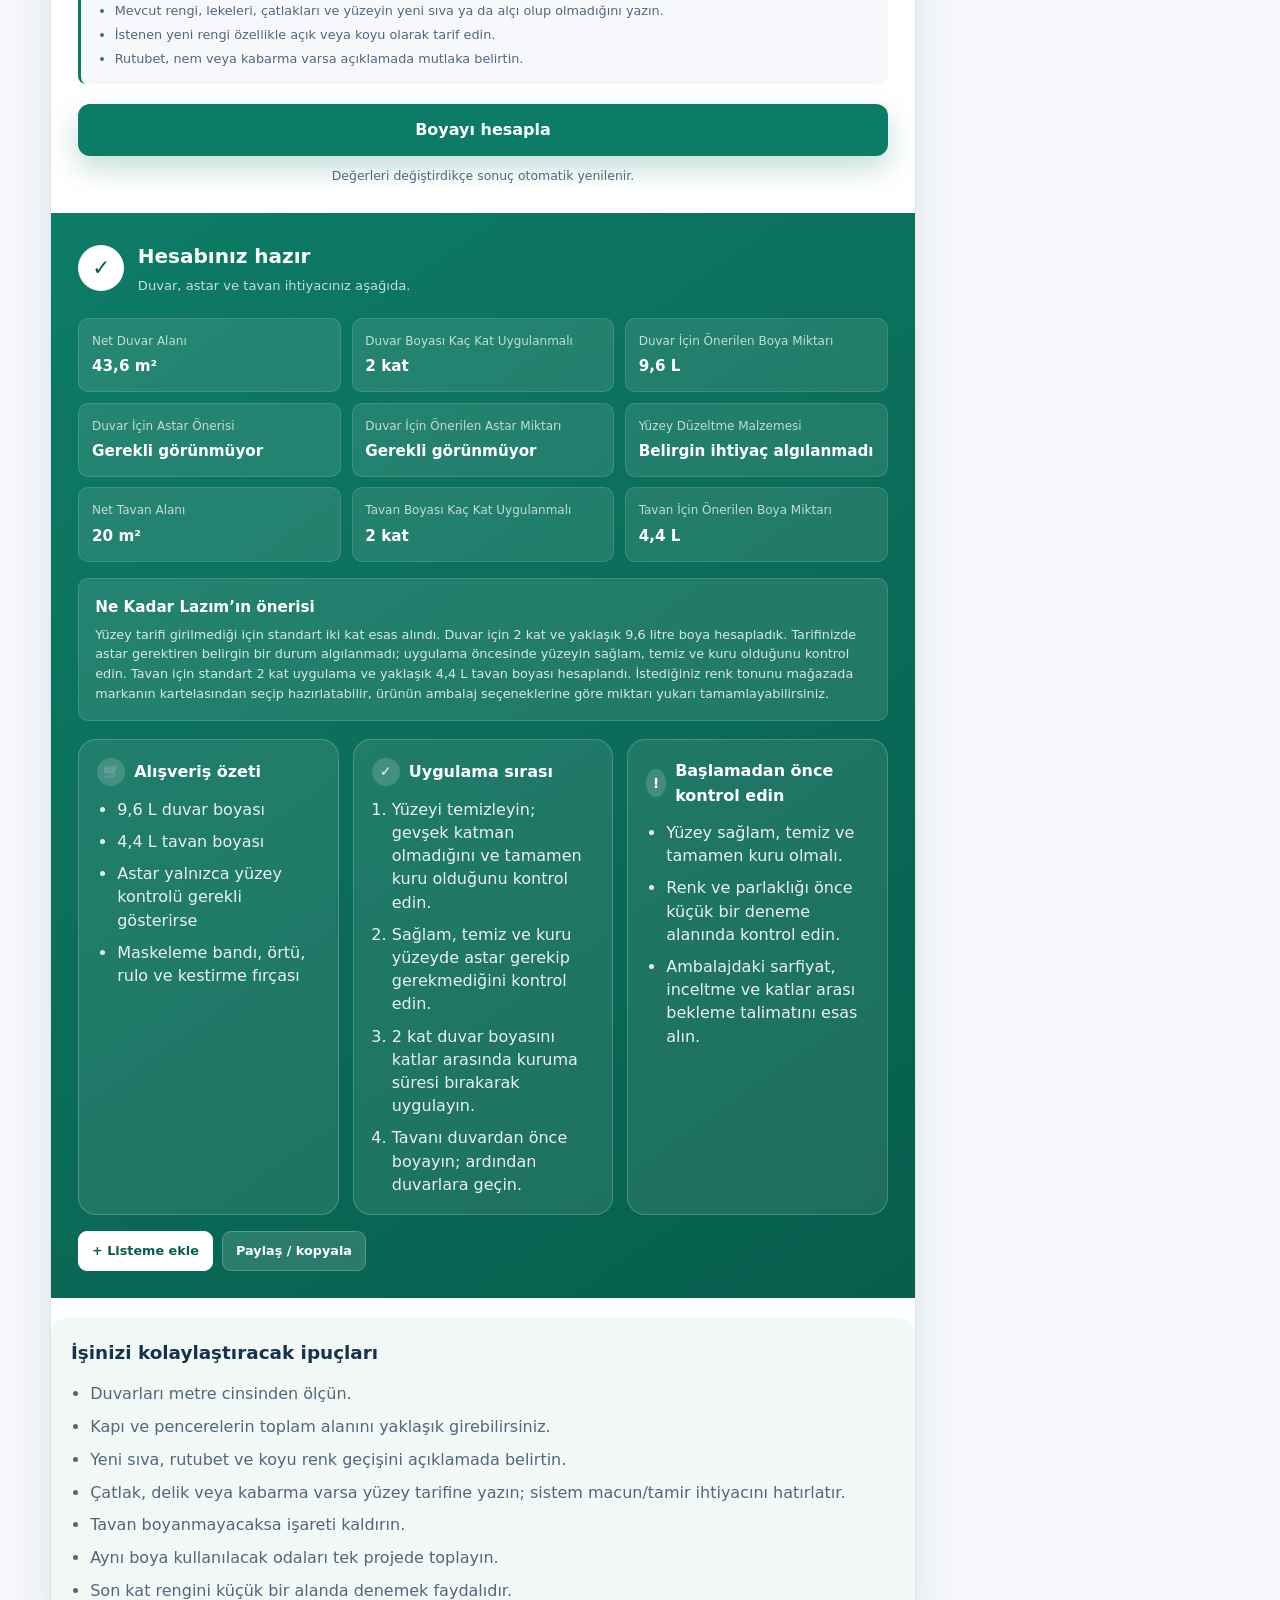
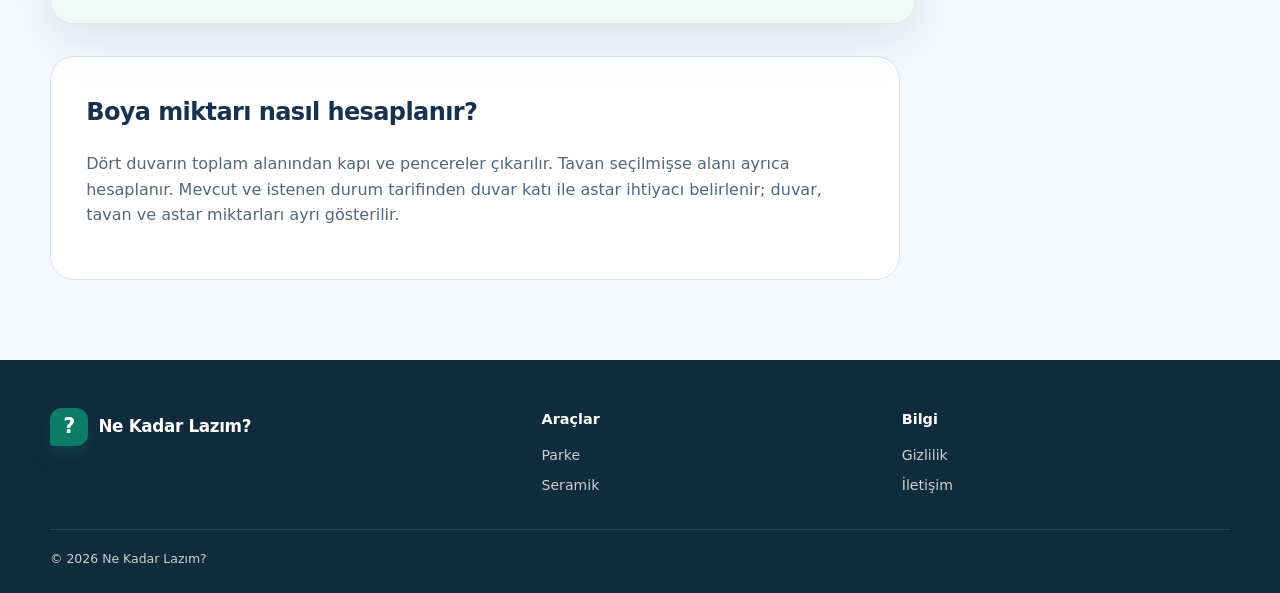
<file: hesaplayicilar/boya.html>
<!doctype html>
<html lang="tr">
  <head>
    <meta charset="utf-8"><meta name="viewport" content="width=device-width, initial-scale=1"><meta name="theme-color" content="#0d7c66">
    <meta name="description" content="Oda ölçüsü, kapı ve pencere alanına göre duvar ve tavan için kaç litre boya gerektiğini ücretsiz hesaplayın.">
<title>Duvar ve Tavan Boyası Hesaplama | Ne Kadar Lazım?</title><link rel="stylesheet" href="../assets/styles.css?v=20260723-01">
  </head>
  <body data-tool="boya">
    <a class="skip-link" href="#main">İçeriğe geç</a>
    <header class="site-header"><div class="container header-inner"><a class="brand" href="../index.html"><span class="brand-mark" aria-hidden="true"></span><span>Ne Kadar Lazım?</span></a><button class="menu-button" type="button" aria-label="Menüyü aç" aria-expanded="false"><span></span></button><nav class="site-nav"><a href="../index.html#araclar">Tüm araçlar</a><a href="../hakkimizda.html">Hakkımızda</a><a class="nav-cta" href="#calculator-root">Hesapla</a></nav></div></header>
    <main id="main">
      <section class="tool-hero"><div class="container"><nav class="breadcrumbs" aria-label="Sayfa yolu"><a href="../index.html">Ana sayfa</a><span>›</span><span>Boya hesaplama</span></nav><h1>Duvar ve tavan için kaç litre boya gerekir?</h1><p>Oda ölçülerini ve yüzeyin durumunu tarif edin; önerilen kat sayısıyla gereken boya miktarını görün.</p></div></section>
      <section class="tool-main"><div class="container">
        <div class="tool-layout">
          <section id="calculator-root" class="calculator-card" aria-label="Boya hesaplama aracı"></section>
          <aside class="tool-sidebar"><div class="ad-slot">Reklam alanı</div><div class="side-card"><h3>İlgili araçlar</h3><div class="side-links"><a href="duvar-kagidi.html">Duvar kâğıdı hesabı</a><a href="duvar-paneli.html">Duvar paneli hesabı</a><a href="supurgelik.html">Süpürgelik hesabı</a></div></div></aside>
        </div>
        <article class="guide-card"><h2>Boya miktarı nasıl hesaplanır?</h2><p>Dört duvarın toplam alanından kapı ve pencereler çıkarılır. Tavan seçilmişse alanı ayrıca hesaplanır. Mevcut ve istenen durum tarifinden duvar katı ile astar ihtiyacı belirlenir; duvar, tavan ve astar miktarları ayrı gösterilir.</p></article>
      </div></section>
    </main>
    <footer class="site-footer"><div class="container"><div class="footer-grid"><div><a class="brand footer-brand" href="../index.html"><span class="brand-mark" aria-hidden="true"></span><span>Ne Kadar Lazım?</span></a></div><div><p class="footer-title">Araçlar</p><div class="footer-links"><a href="parke.html">Parke</a><a href="seramik.html">Seramik</a></div></div><div><p class="footer-title">Bilgi</p><div class="footer-links"><a href="../gizlilik.html">Gizlilik</a><a href="../iletisim.html">İletişim</a></div></div></div><div class="footer-bottom">© <span data-current-year></span> Ne Kadar Lazım?</div></div></footer>
    <script type="module" src="../assets/site.js?v=20260723-01"></script><script type="module" src="../assets/calculators.js?v=20260722-24"></script>
  </body>
</html>
</file>
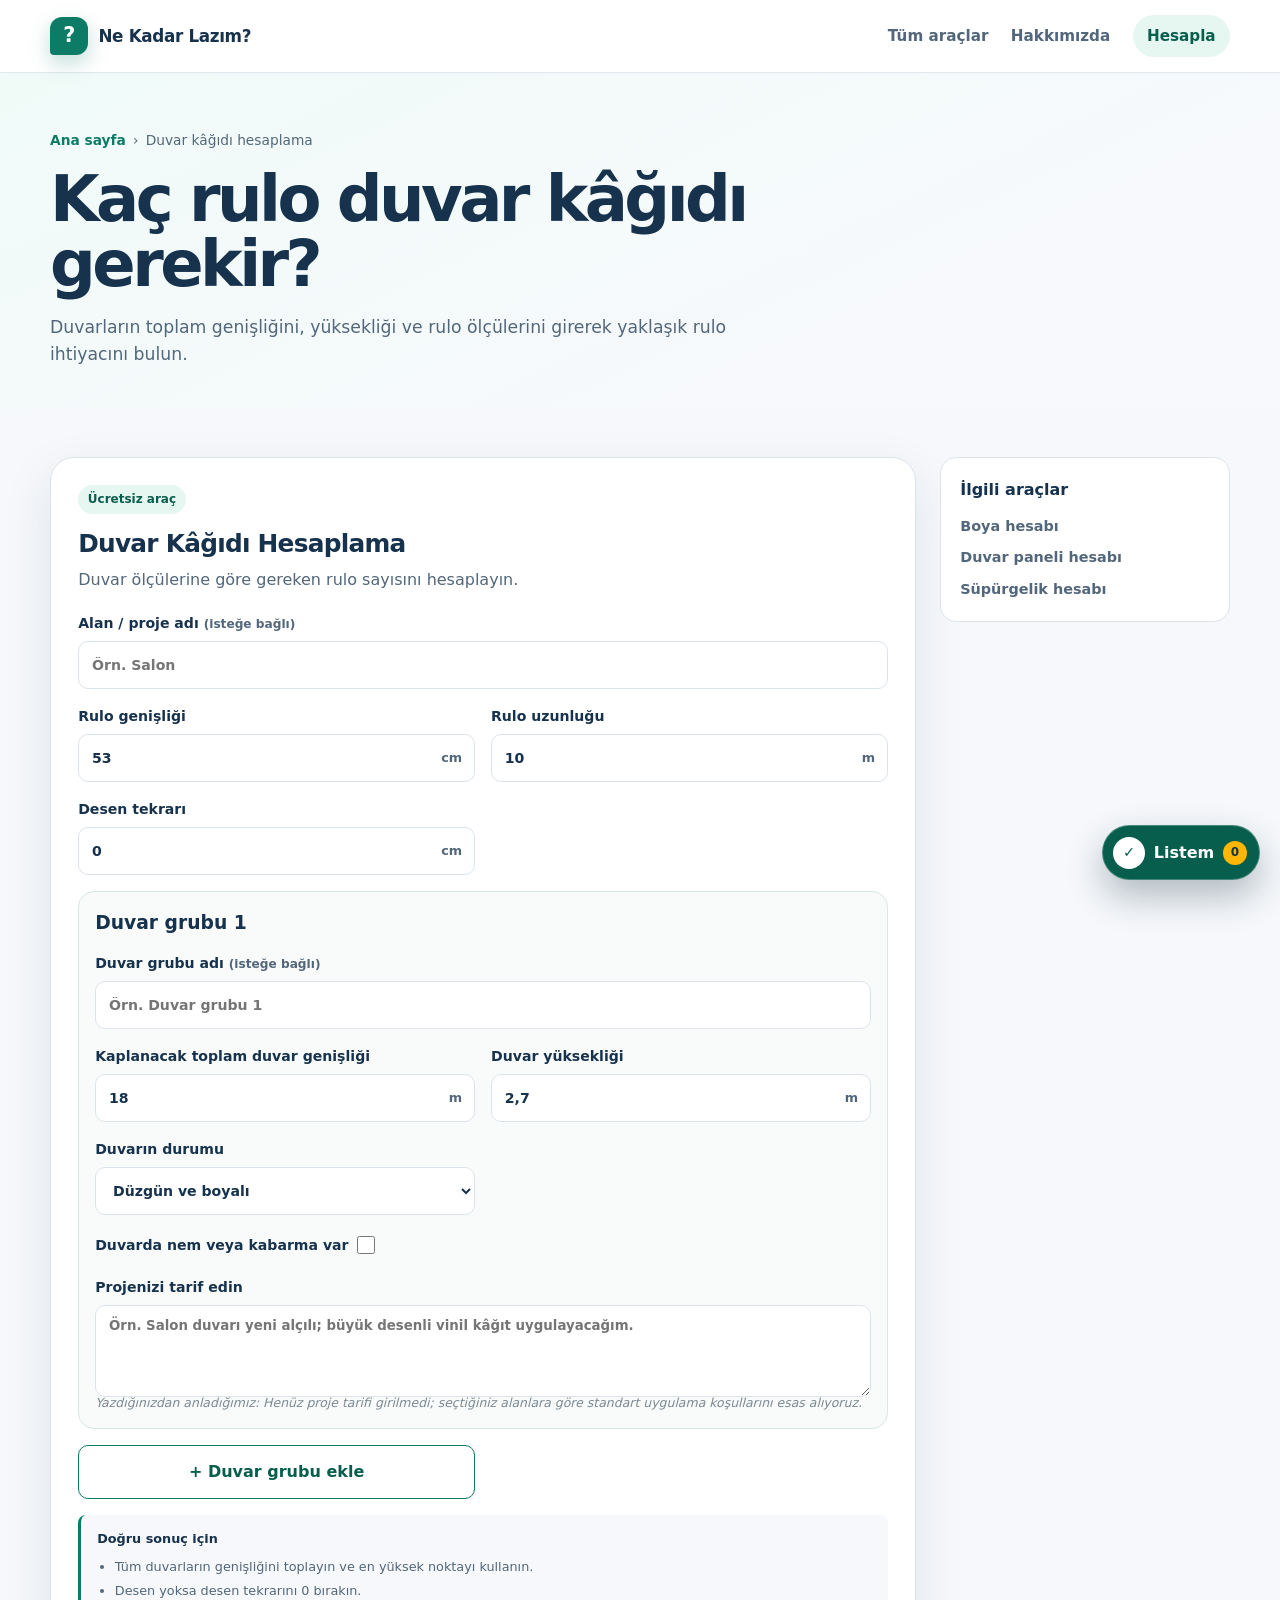
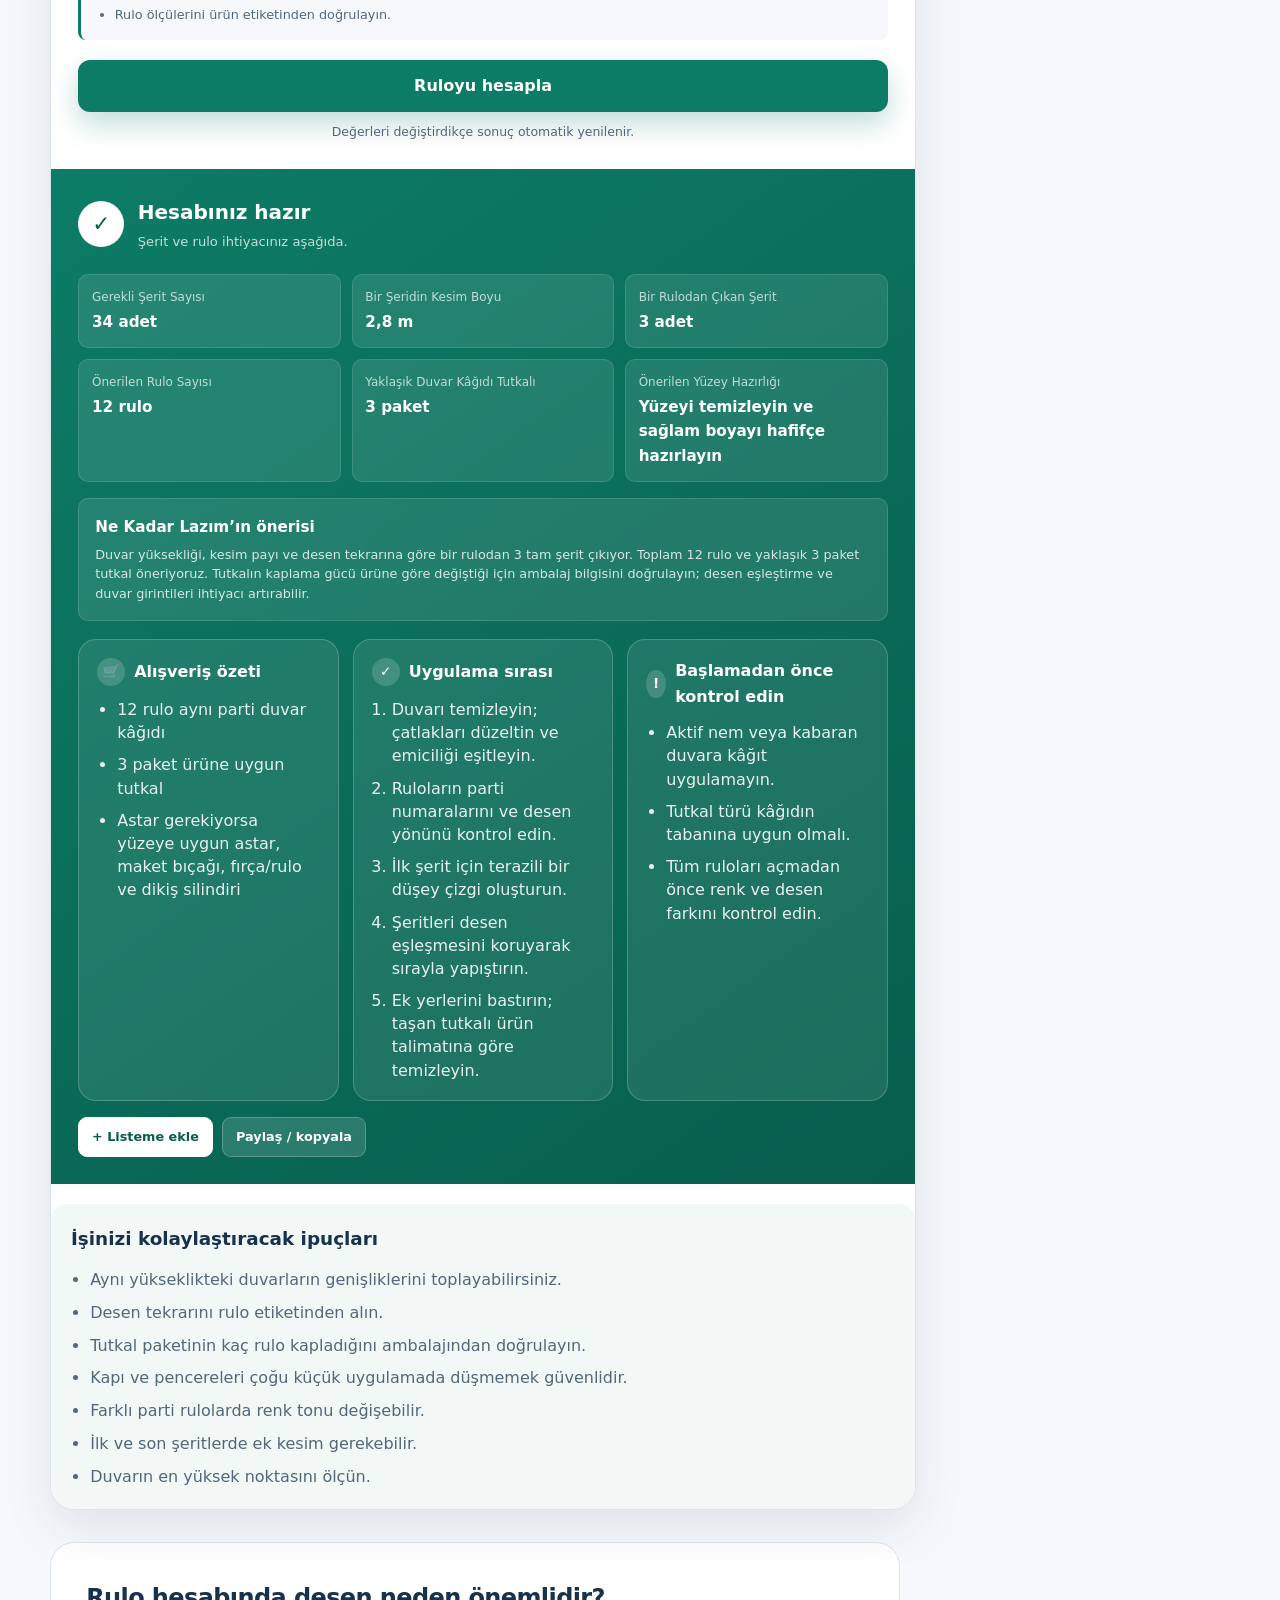
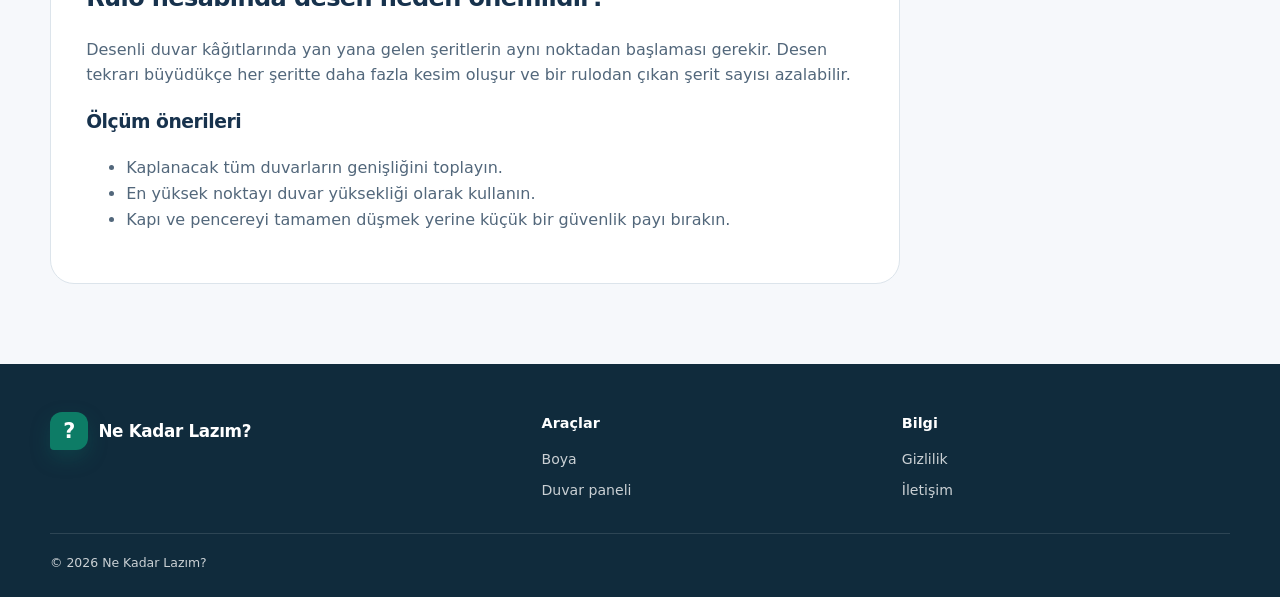
<file: hesaplayicilar/duvar-kagidi.html>
<!doctype html>
<html lang="tr">
  <head>
    <meta charset="utf-8"><meta name="viewport" content="width=device-width, initial-scale=1"><meta name="theme-color" content="#0d7c66">
    <meta name="description" content="Duvar ölçüsü, rulo boyu ve desen tekrarına göre kaç rulo duvar kâğıdı gerektiğini hesaplayın.">
<title>Duvar Kâğıdı Hesaplama: Kaç Rulo Gider? | Ne Kadar Lazım?</title><link rel="stylesheet" href="../assets/styles.css?v=20260723-01">
  </head>
  <body data-tool="duvar-kagidi">
    <a class="skip-link" href="#main">İçeriğe geç</a>
    <header class="site-header"><div class="container header-inner"><a class="brand" href="../index.html"><span class="brand-mark" aria-hidden="true"></span><span>Ne Kadar Lazım?</span></a><button class="menu-button" type="button" aria-label="Menüyü aç" aria-expanded="false"><span></span></button><nav class="site-nav"><a href="../index.html#araclar">Tüm araçlar</a><a href="../hakkimizda.html">Hakkımızda</a><a class="nav-cta" href="#calculator-root">Hesapla</a></nav></div></header>
    <main id="main">
      <section class="tool-hero"><div class="container"><nav class="breadcrumbs" aria-label="Sayfa yolu"><a href="../index.html">Ana sayfa</a><span>›</span><span>Duvar kâğıdı hesaplama</span></nav><h1>Kaç rulo duvar kâğıdı gerekir?</h1><p>Duvarların toplam genişliğini, yüksekliği ve rulo ölçülerini girerek yaklaşık rulo ihtiyacını bulun.</p></div></section>
      <section class="tool-main"><div class="container">
        <div class="tool-layout"><section id="calculator-root" class="calculator-card" aria-label="Duvar kâğıdı hesaplama aracı"></section><aside class="tool-sidebar"><div class="ad-slot">Reklam alanı</div><div class="side-card"><h3>İlgili araçlar</h3><div class="side-links"><a href="boya.html">Boya hesabı</a><a href="duvar-paneli.html">Duvar paneli hesabı</a><a href="supurgelik.html">Süpürgelik hesabı</a></div></div></aside></div>
        <article class="guide-card"><h2>Rulo hesabında desen neden önemlidir?</h2><p>Desenli duvar kâğıtlarında yan yana gelen şeritlerin aynı noktadan başlaması gerekir. Desen tekrarı büyüdükçe her şeritte daha fazla kesim oluşur ve bir rulodan çıkan şerit sayısı azalabilir.</p><h3>Ölçüm önerileri</h3><ul><li>Kaplanacak tüm duvarların genişliğini toplayın.</li><li>En yüksek noktayı duvar yüksekliği olarak kullanın.</li><li>Kapı ve pencereyi tamamen düşmek yerine küçük bir güvenlik payı bırakın.</li></ul></article>
      </div></section>
    </main>
    <footer class="site-footer"><div class="container"><div class="footer-grid"><div><a class="brand footer-brand" href="../index.html"><span class="brand-mark" aria-hidden="true"></span><span>Ne Kadar Lazım?</span></a></div><div><p class="footer-title">Araçlar</p><div class="footer-links"><a href="boya.html">Boya</a><a href="duvar-paneli.html">Duvar paneli</a></div></div><div><p class="footer-title">Bilgi</p><div class="footer-links"><a href="../gizlilik.html">Gizlilik</a><a href="../iletisim.html">İletişim</a></div></div></div><div class="footer-bottom">© <span data-current-year></span> Ne Kadar Lazım?</div></div></footer>
    <script type="module" src="../assets/site.js?v=20260723-01"></script><script type="module" src="../assets/calculators.js?v=20260722-24"></script>
  </body>
</html>
</file>
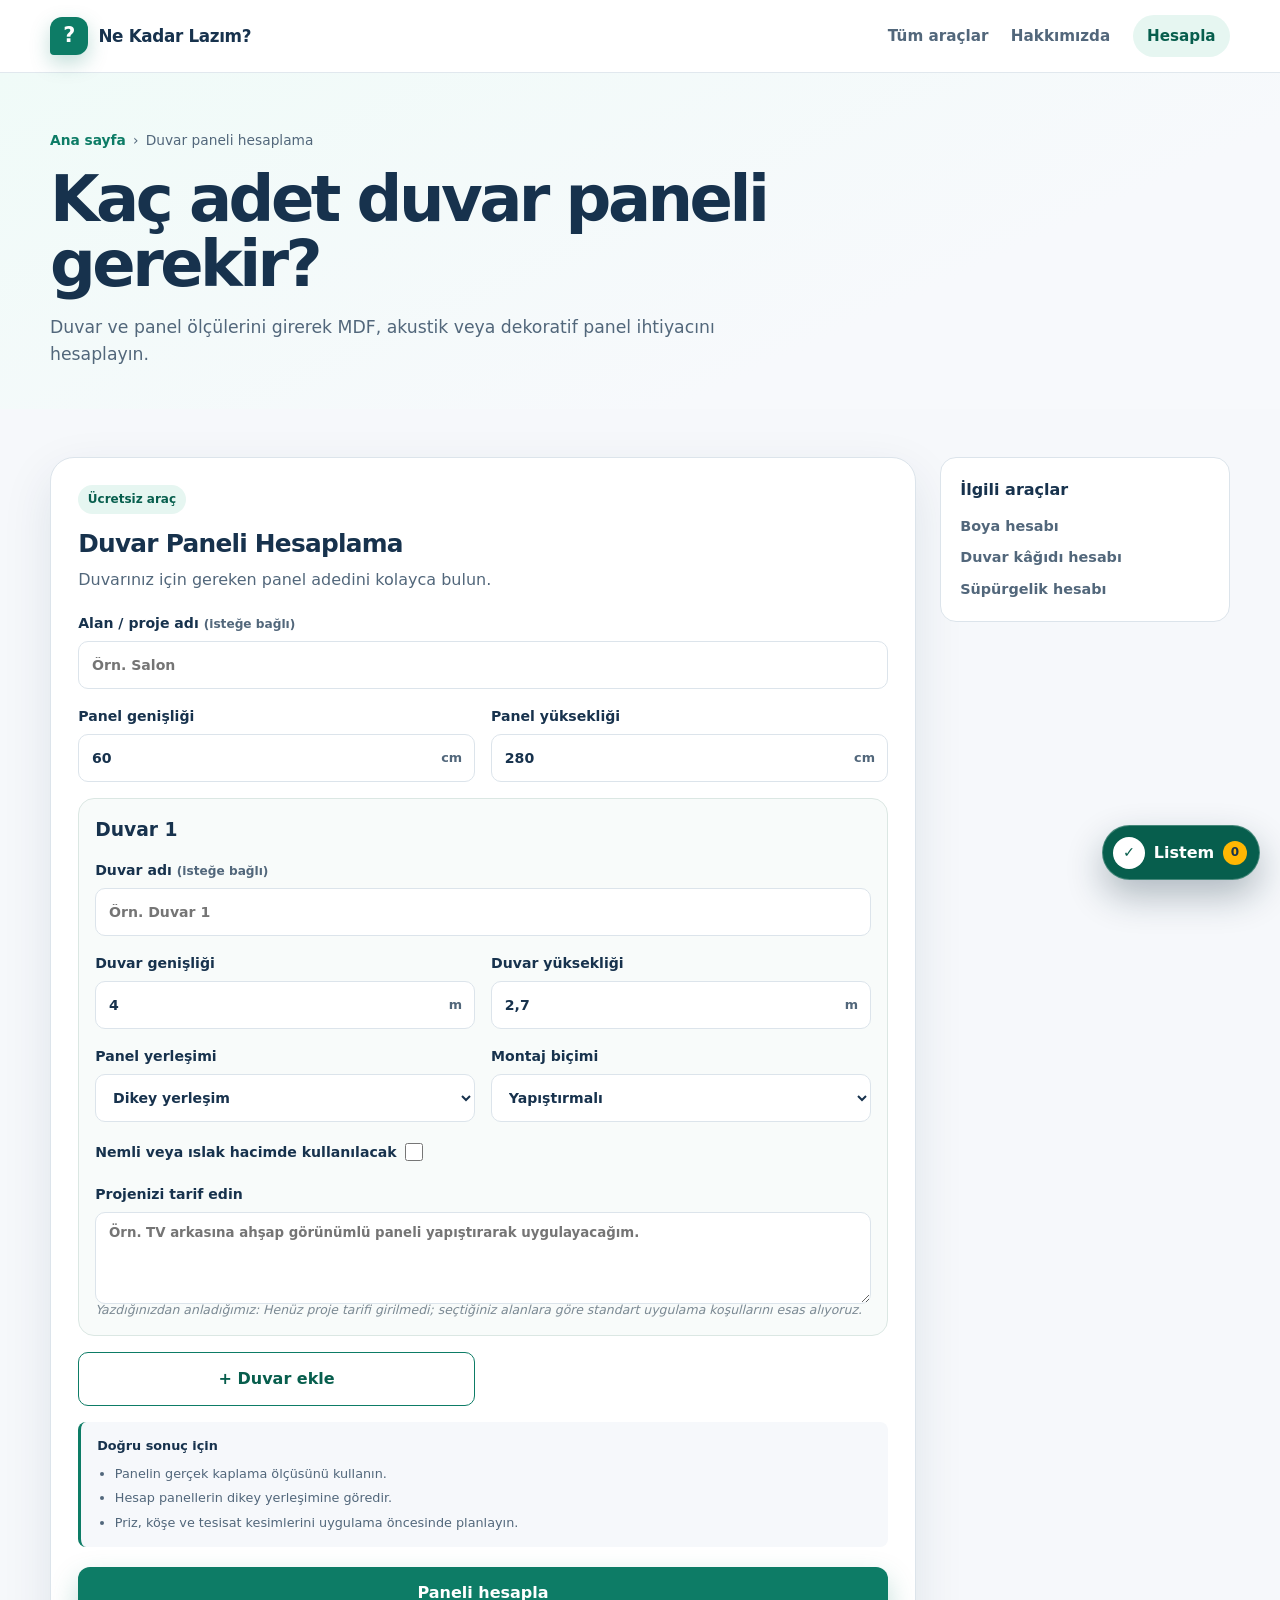
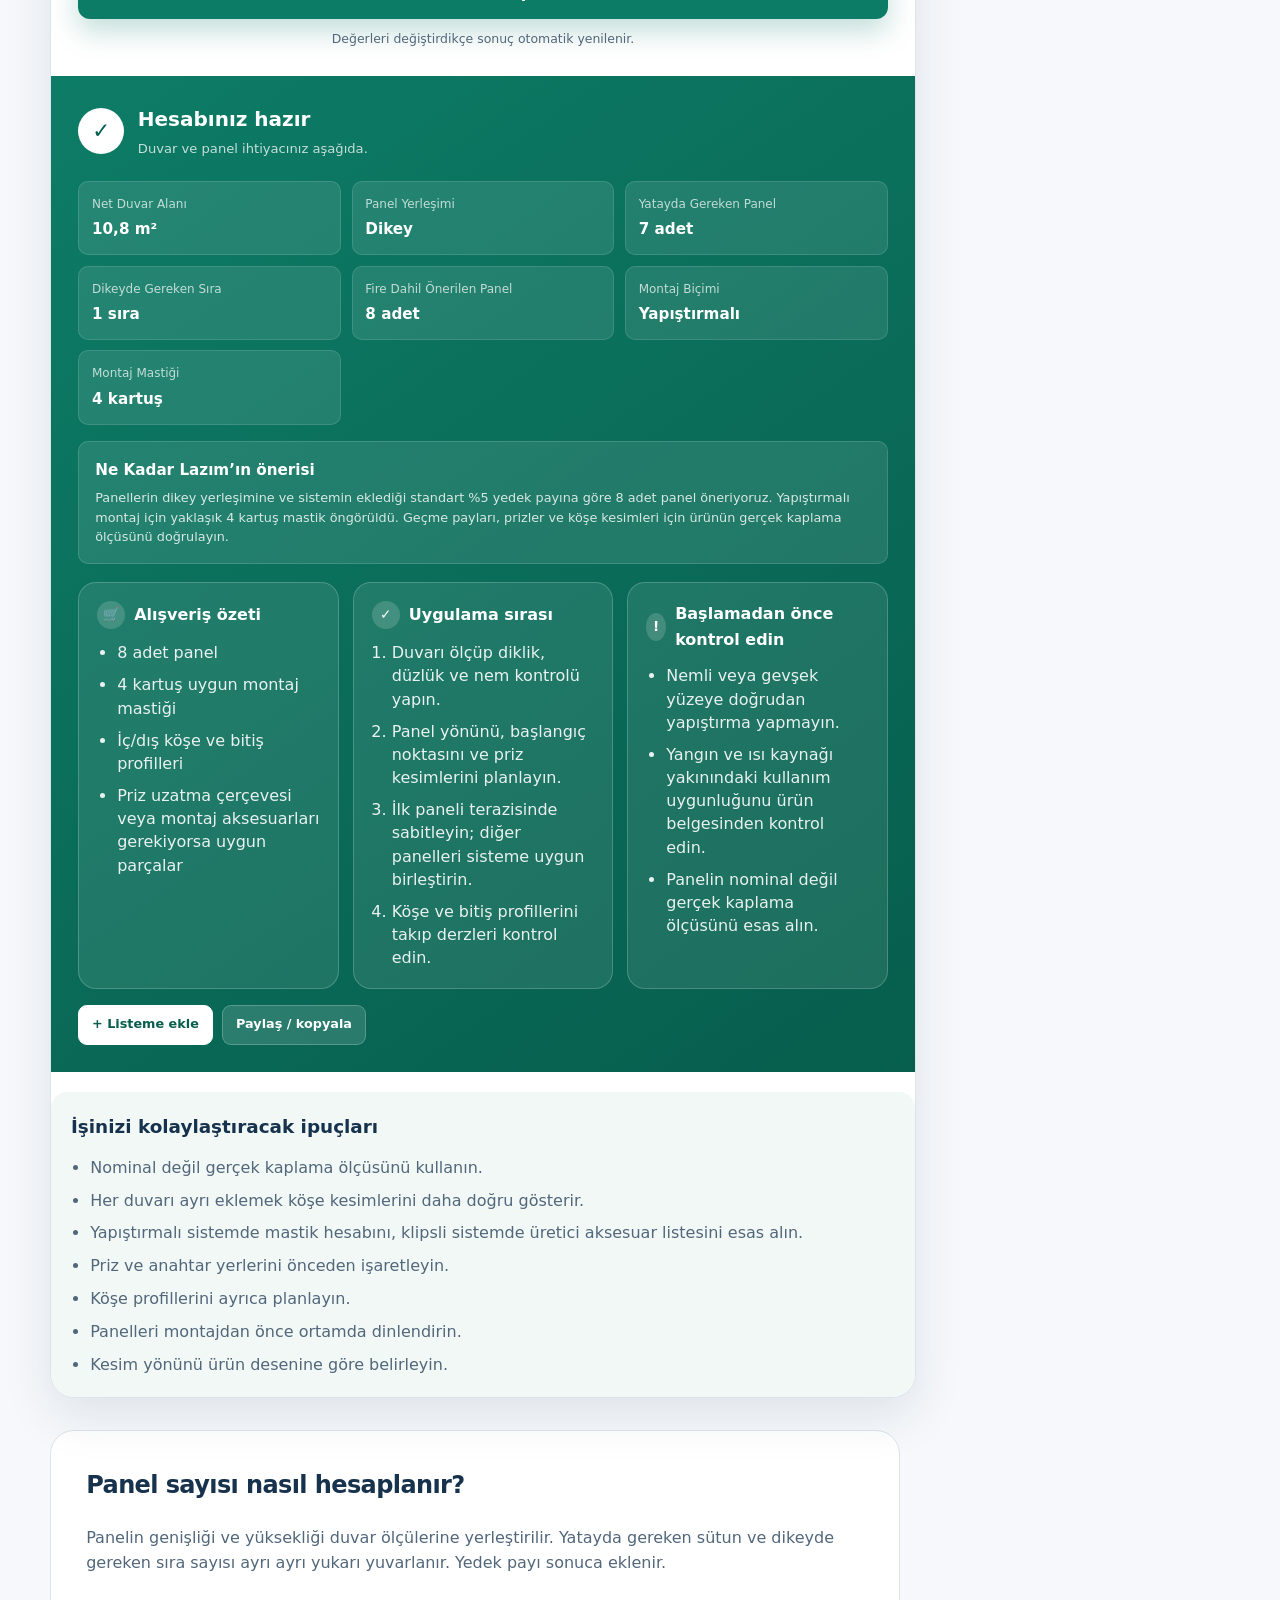
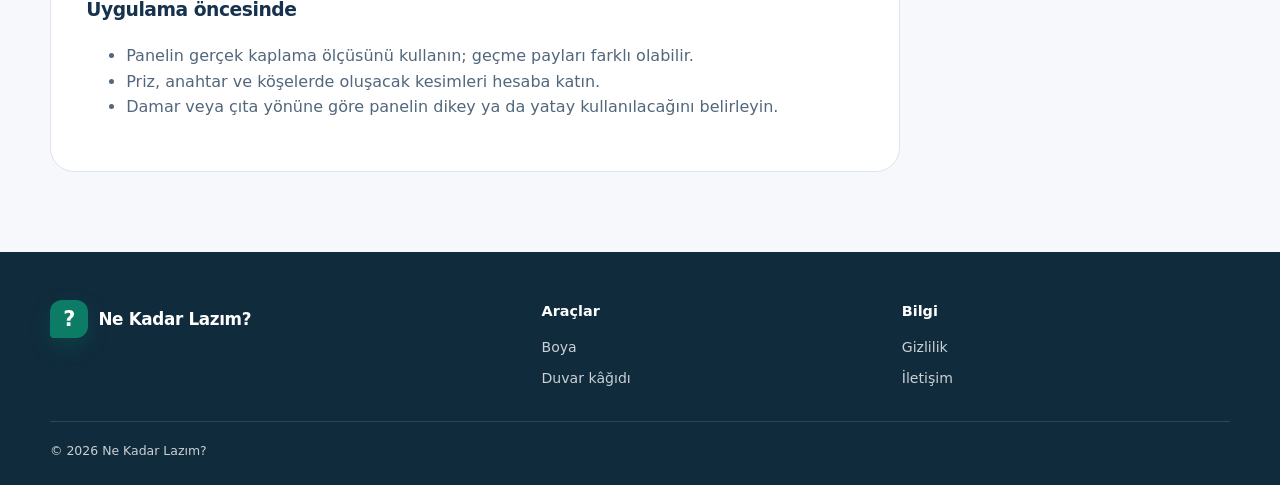
<file: hesaplayicilar/duvar-paneli.html>
<!doctype html>
<html lang="tr">
  <head>
    <meta charset="utf-8"><meta name="viewport" content="width=device-width, initial-scale=1"><meta name="theme-color" content="#0d7c66">
    <meta name="description" content="Duvar ve panel ölçülerine göre kaç adet MDF, akustik veya dekoratif panel gerektiğini hesaplayın.">
<title>Duvar Paneli Hesaplama: Kaç Panel Gider? | Ne Kadar Lazım?</title><link rel="stylesheet" href="../assets/styles.css?v=20260723-01">
  </head>
  <body data-tool="duvar-paneli">
    <a class="skip-link" href="#main">İçeriğe geç</a>
    <header class="site-header"><div class="container header-inner"><a class="brand" href="../index.html"><span class="brand-mark" aria-hidden="true"></span><span>Ne Kadar Lazım?</span></a><button class="menu-button" type="button" aria-label="Menüyü aç" aria-expanded="false"><span></span></button><nav class="site-nav"><a href="../index.html#araclar">Tüm araçlar</a><a href="../hakkimizda.html">Hakkımızda</a><a class="nav-cta" href="#calculator-root">Hesapla</a></nav></div></header>
    <main id="main">
      <section class="tool-hero"><div class="container"><nav class="breadcrumbs" aria-label="Sayfa yolu"><a href="../index.html">Ana sayfa</a><span>›</span><span>Duvar paneli hesaplama</span></nav><h1>Kaç adet duvar paneli gerekir?</h1><p>Duvar ve panel ölçülerini girerek MDF, akustik veya dekoratif panel ihtiyacını hesaplayın.</p></div></section>
      <section class="tool-main"><div class="container">
        <div class="tool-layout"><section id="calculator-root" class="calculator-card" aria-label="Duvar paneli hesaplama aracı"></section><aside class="tool-sidebar"><div class="ad-slot">Reklam alanı</div><div class="side-card"><h3>İlgili araçlar</h3><div class="side-links"><a href="boya.html">Boya hesabı</a><a href="duvar-kagidi.html">Duvar kâğıdı hesabı</a><a href="supurgelik.html">Süpürgelik hesabı</a></div></div></aside></div>
        <article class="guide-card"><h2>Panel sayısı nasıl hesaplanır?</h2><p>Panelin genişliği ve yüksekliği duvar ölçülerine yerleştirilir. Yatayda gereken sütun ve dikeyde gereken sıra sayısı ayrı ayrı yukarı yuvarlanır. Yedek payı sonuca eklenir.</p><h3>Uygulama öncesinde</h3><ul><li>Panelin gerçek kaplama ölçüsünü kullanın; geçme payları farklı olabilir.</li><li>Priz, anahtar ve köşelerde oluşacak kesimleri hesaba katın.</li><li>Damar veya çıta yönüne göre panelin dikey ya da yatay kullanılacağını belirleyin.</li></ul></article>
      </div></section>
    </main>
    <footer class="site-footer"><div class="container"><div class="footer-grid"><div><a class="brand footer-brand" href="../index.html"><span class="brand-mark" aria-hidden="true"></span><span>Ne Kadar Lazım?</span></a></div><div><p class="footer-title">Araçlar</p><div class="footer-links"><a href="boya.html">Boya</a><a href="duvar-kagidi.html">Duvar kâğıdı</a></div></div><div><p class="footer-title">Bilgi</p><div class="footer-links"><a href="../gizlilik.html">Gizlilik</a><a href="../iletisim.html">İletişim</a></div></div></div><div class="footer-bottom">© <span data-current-year></span> Ne Kadar Lazım?</div></div></footer>
    <script type="module" src="../assets/site.js?v=20260723-01"></script><script type="module" src="../assets/calculators.js?v=20260722-24"></script>
  </body>
</html>
</file>
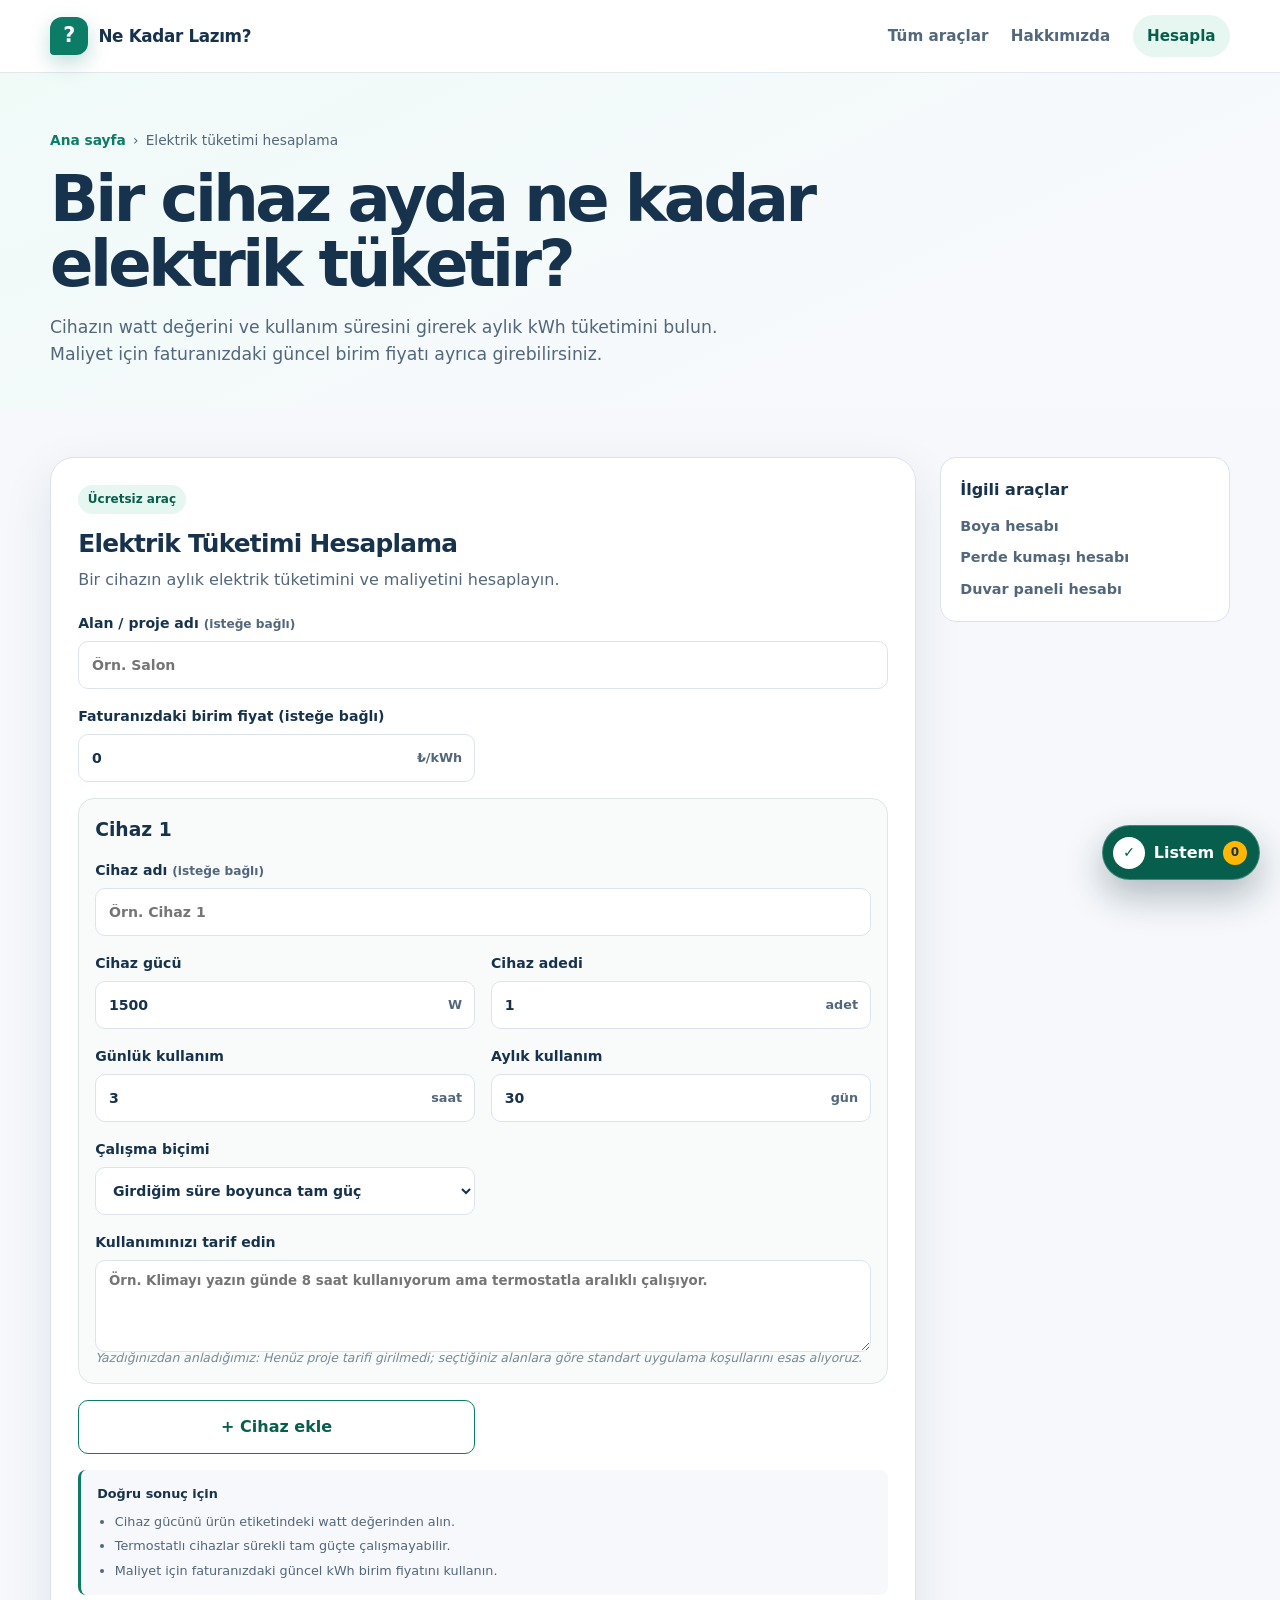
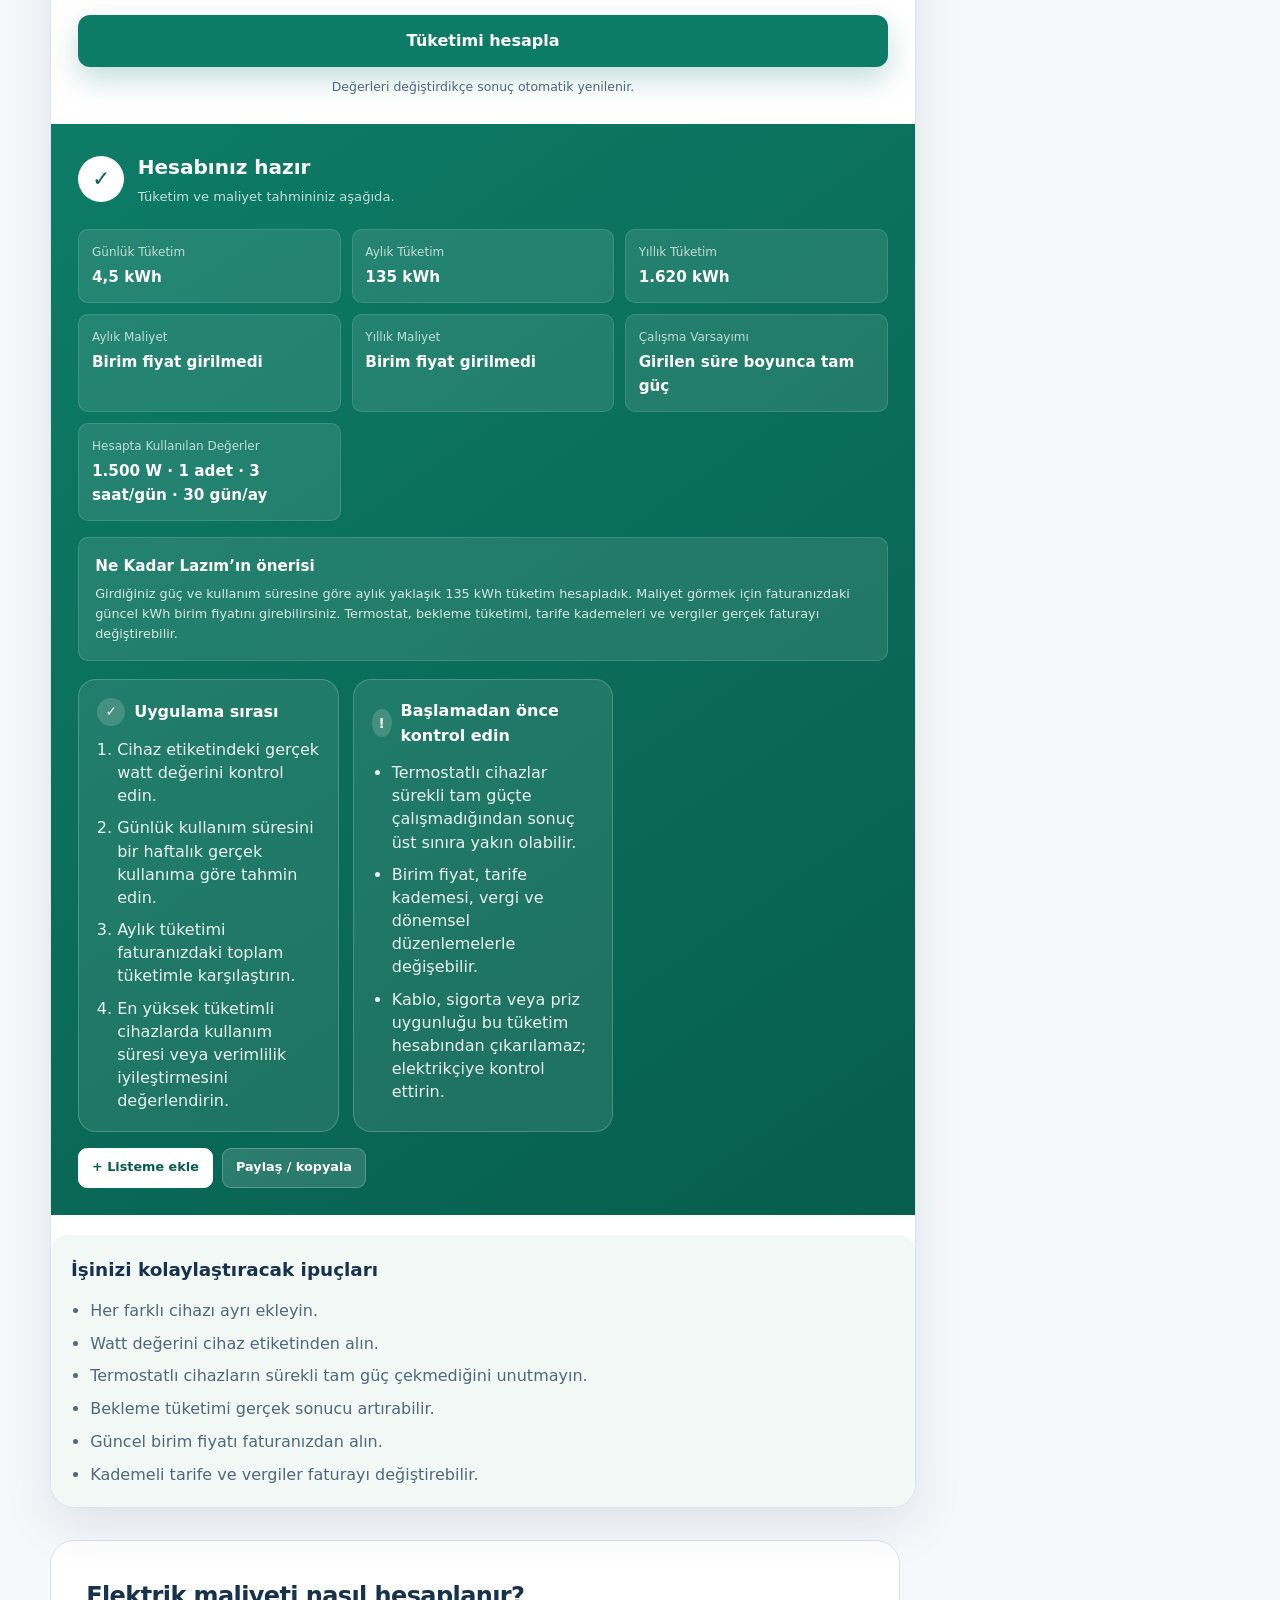
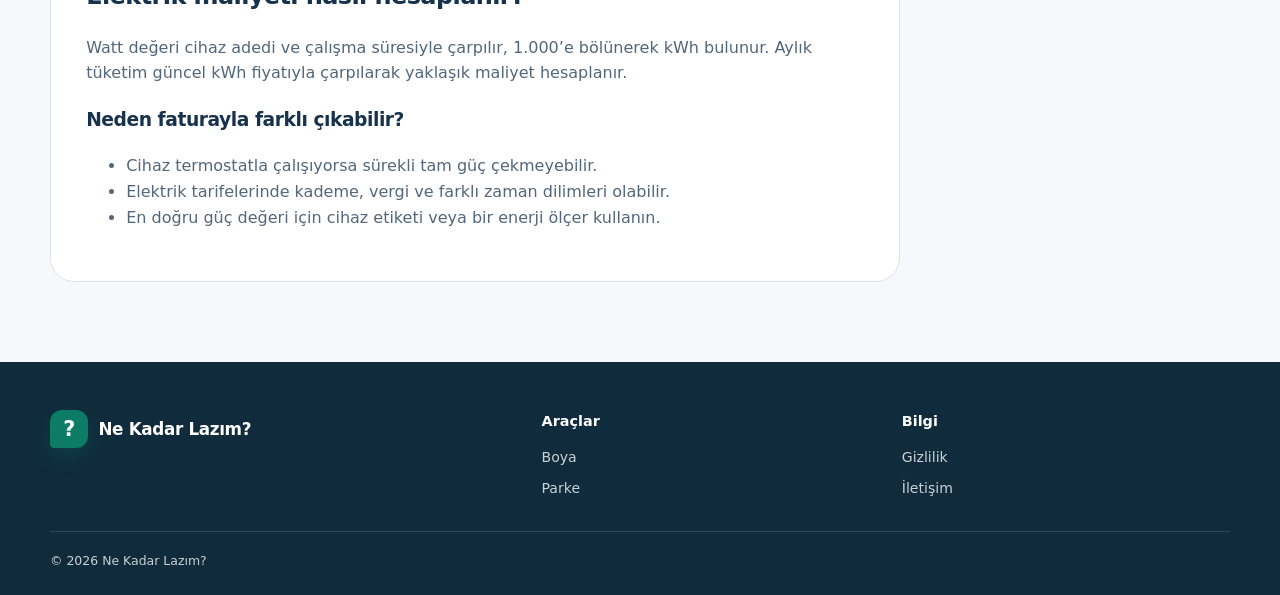
<file: hesaplayicilar/elektrik.html>
<!doctype html>
<html lang="tr">
  <head>
    <meta charset="utf-8"><meta name="viewport" content="width=device-width, initial-scale=1"><meta name="theme-color" content="#0d7c66">
    <meta name="description" content="Cihaz gücü ve kullanım süresine göre aylık elektrik tüketimini kWh ve TL olarak hesaplayın.">
<title>Elektrik Tüketimi Hesaplama: Cihaz Ayda Kaç TL Yakar? | Ne Kadar Lazım?</title><link rel="stylesheet" href="../assets/styles.css?v=20260723-01">
  </head>
  <body data-tool="elektrik">
    <a class="skip-link" href="#main">İçeriğe geç</a>
    <header class="site-header"><div class="container header-inner"><a class="brand" href="../index.html"><span class="brand-mark" aria-hidden="true"></span><span>Ne Kadar Lazım?</span></a><button class="menu-button" type="button" aria-label="Menüyü aç" aria-expanded="false"><span></span></button><nav class="site-nav"><a href="../index.html#araclar">Tüm araçlar</a><a href="../hakkimizda.html">Hakkımızda</a><a class="nav-cta" href="#calculator-root">Hesapla</a></nav></div></header>
    <main id="main">
      <section class="tool-hero"><div class="container"><nav class="breadcrumbs" aria-label="Sayfa yolu"><a href="../index.html">Ana sayfa</a><span>›</span><span>Elektrik tüketimi hesaplama</span></nav><h1>Bir cihaz ayda ne kadar elektrik tüketir?</h1><p>Cihazın watt değerini ve kullanım süresini girerek aylık kWh tüketimini bulun. Maliyet için faturanızdaki güncel birim fiyatı ayrıca girebilirsiniz.</p></div></section>
      <section class="tool-main"><div class="container">
        <div class="tool-layout"><section id="calculator-root" class="calculator-card" aria-label="Elektrik tüketimi hesaplama aracı"></section><aside class="tool-sidebar"><div class="ad-slot">Reklam alanı</div><div class="side-card"><h3>İlgili araçlar</h3><div class="side-links"><a href="boya.html">Boya hesabı</a><a href="perde.html">Perde kumaşı hesabı</a><a href="duvar-paneli.html">Duvar paneli hesabı</a></div></div></aside></div>
        <article class="guide-card"><h2>Elektrik maliyeti nasıl hesaplanır?</h2><p>Watt değeri cihaz adedi ve çalışma süresiyle çarpılır, 1.000’e bölünerek kWh bulunur. Aylık tüketim güncel kWh fiyatıyla çarpılarak yaklaşık maliyet hesaplanır.</p><h3>Neden faturayla farklı çıkabilir?</h3><ul><li>Cihaz termostatla çalışıyorsa sürekli tam güç çekmeyebilir.</li><li>Elektrik tarifelerinde kademe, vergi ve farklı zaman dilimleri olabilir.</li><li>En doğru güç değeri için cihaz etiketi veya bir enerji ölçer kullanın.</li></ul></article>
      </div></section>
    </main>
    <footer class="site-footer"><div class="container"><div class="footer-grid"><div><a class="brand footer-brand" href="../index.html"><span class="brand-mark" aria-hidden="true"></span><span>Ne Kadar Lazım?</span></a></div><div><p class="footer-title">Araçlar</p><div class="footer-links"><a href="boya.html">Boya</a><a href="parke.html">Parke</a></div></div><div><p class="footer-title">Bilgi</p><div class="footer-links"><a href="../gizlilik.html">Gizlilik</a><a href="../iletisim.html">İletişim</a></div></div></div><div class="footer-bottom">© <span data-current-year></span> Ne Kadar Lazım?</div></div></footer>
    <script type="module" src="../assets/site.js?v=20260723-01"></script><script type="module" src="../assets/calculators.js?v=20260722-25"></script>
  </body>
</html>
</file>
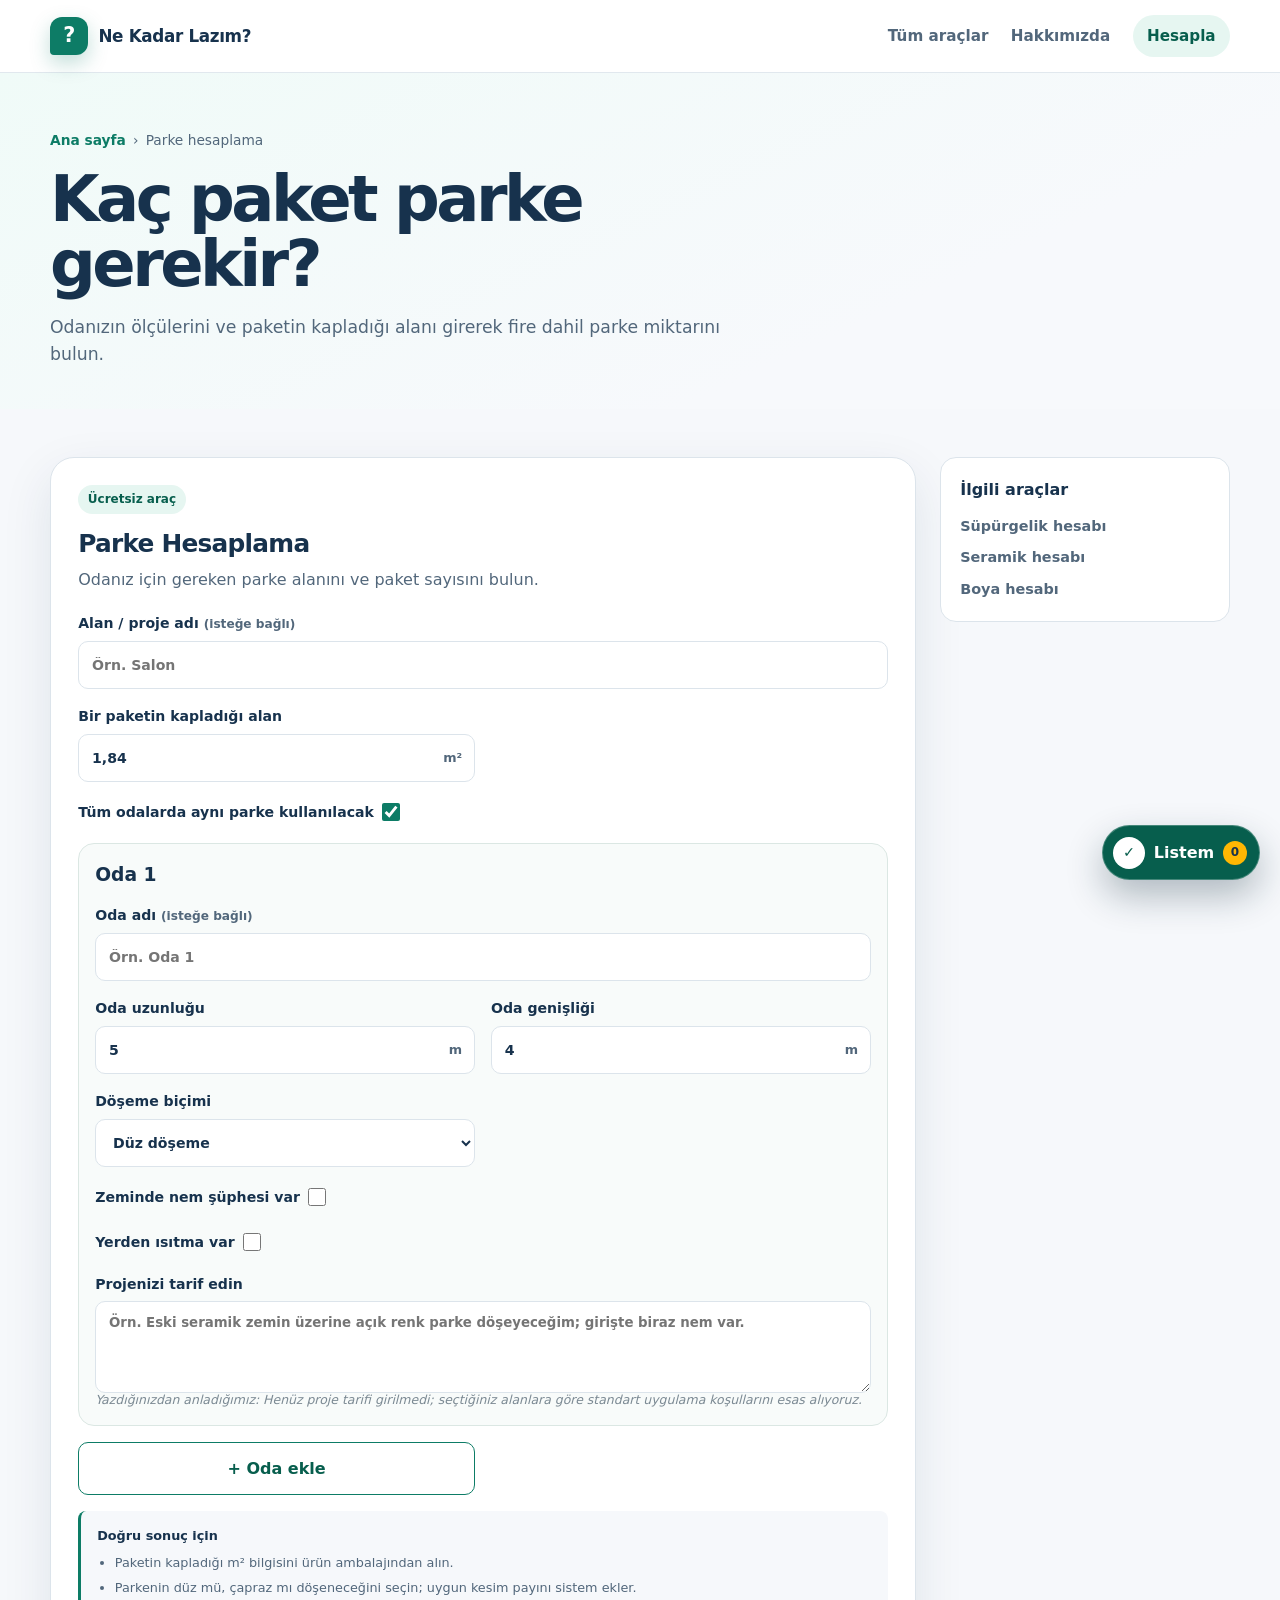
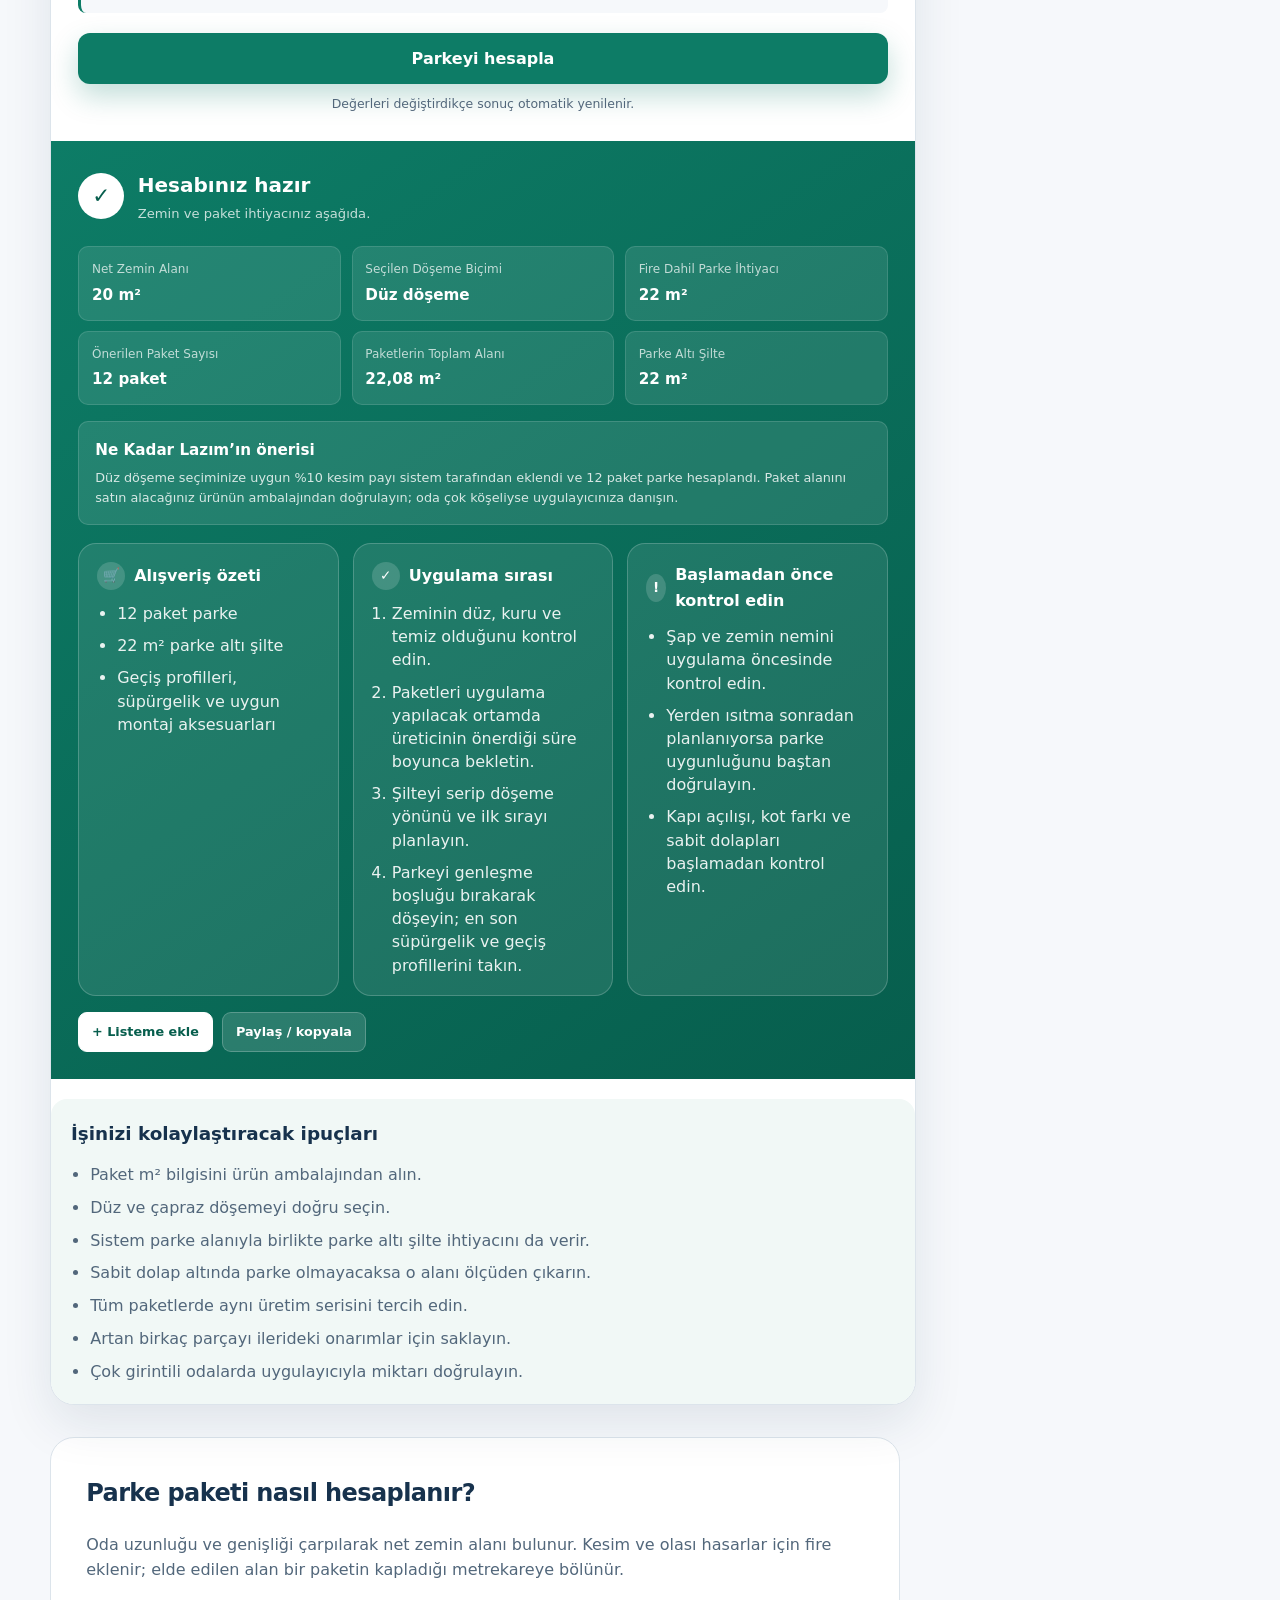
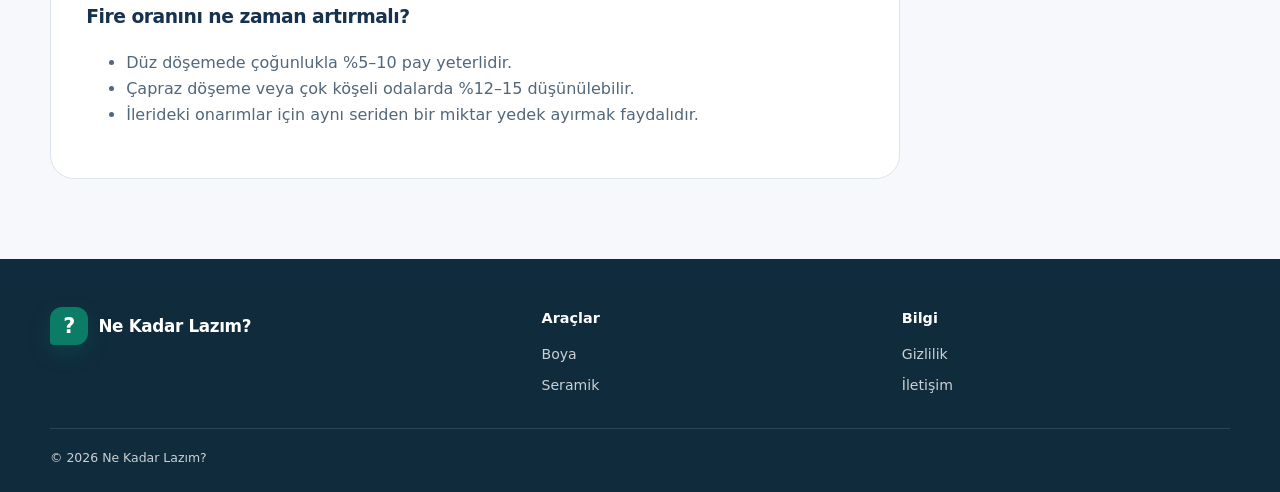
<file: hesaplayicilar/parke.html>
<!doctype html>
<html lang="tr">
  <head>
    <meta charset="utf-8"><meta name="viewport" content="width=device-width, initial-scale=1"><meta name="theme-color" content="#0d7c66">
    <meta name="description" content="Oda ölçüsü ve paket alanına göre kaç paket parke gerektiğini fire payıyla ücretsiz hesaplayın.">
<title>Parke Hesaplama: Kaç Paket Parke Gider? | Ne Kadar Lazım?</title><link rel="stylesheet" href="../assets/styles.css?v=20260723-01">
  </head>
  <body data-tool="parke">
    <a class="skip-link" href="#main">İçeriğe geç</a>
    <header class="site-header"><div class="container header-inner"><a class="brand" href="../index.html"><span class="brand-mark" aria-hidden="true"></span><span>Ne Kadar Lazım?</span></a><button class="menu-button" type="button" aria-label="Menüyü aç" aria-expanded="false"><span></span></button><nav class="site-nav"><a href="../index.html#araclar">Tüm araçlar</a><a href="../hakkimizda.html">Hakkımızda</a><a class="nav-cta" href="#calculator-root">Hesapla</a></nav></div></header>
    <main id="main">
      <section class="tool-hero"><div class="container"><nav class="breadcrumbs" aria-label="Sayfa yolu"><a href="../index.html">Ana sayfa</a><span>›</span><span>Parke hesaplama</span></nav><h1>Kaç paket parke gerekir?</h1><p>Odanızın ölçülerini ve paketin kapladığı alanı girerek fire dahil parke miktarını bulun.</p></div></section>
      <section class="tool-main"><div class="container">
        <div class="tool-layout"><section id="calculator-root" class="calculator-card" aria-label="Parke hesaplama aracı"></section><aside class="tool-sidebar"><div class="ad-slot">Reklam alanı</div><div class="side-card"><h3>İlgili araçlar</h3><div class="side-links"><a href="supurgelik.html">Süpürgelik hesabı</a><a href="seramik.html">Seramik hesabı</a><a href="boya.html">Boya hesabı</a></div></div></aside></div>
        <article class="guide-card"><h2>Parke paketi nasıl hesaplanır?</h2><p>Oda uzunluğu ve genişliği çarpılarak net zemin alanı bulunur. Kesim ve olası hasarlar için fire eklenir; elde edilen alan bir paketin kapladığı metrekareye bölünür.</p><h3>Fire oranını ne zaman artırmalı?</h3><ul><li>Düz döşemede çoğunlukla %5–10 pay yeterlidir.</li><li>Çapraz döşeme veya çok köşeli odalarda %12–15 düşünülebilir.</li><li>İlerideki onarımlar için aynı seriden bir miktar yedek ayırmak faydalıdır.</li></ul></article>
      </div></section>
    </main>
    <footer class="site-footer"><div class="container"><div class="footer-grid"><div><a class="brand footer-brand" href="../index.html"><span class="brand-mark" aria-hidden="true"></span><span>Ne Kadar Lazım?</span></a></div><div><p class="footer-title">Araçlar</p><div class="footer-links"><a href="boya.html">Boya</a><a href="seramik.html">Seramik</a></div></div><div><p class="footer-title">Bilgi</p><div class="footer-links"><a href="../gizlilik.html">Gizlilik</a><a href="../iletisim.html">İletişim</a></div></div></div><div class="footer-bottom">© <span data-current-year></span> Ne Kadar Lazım?</div></div></footer>
    <script type="module" src="../assets/site.js?v=20260723-01"></script><script type="module" src="../assets/calculators.js?v=20260722-24"></script>
  </body>
</html>
</file>
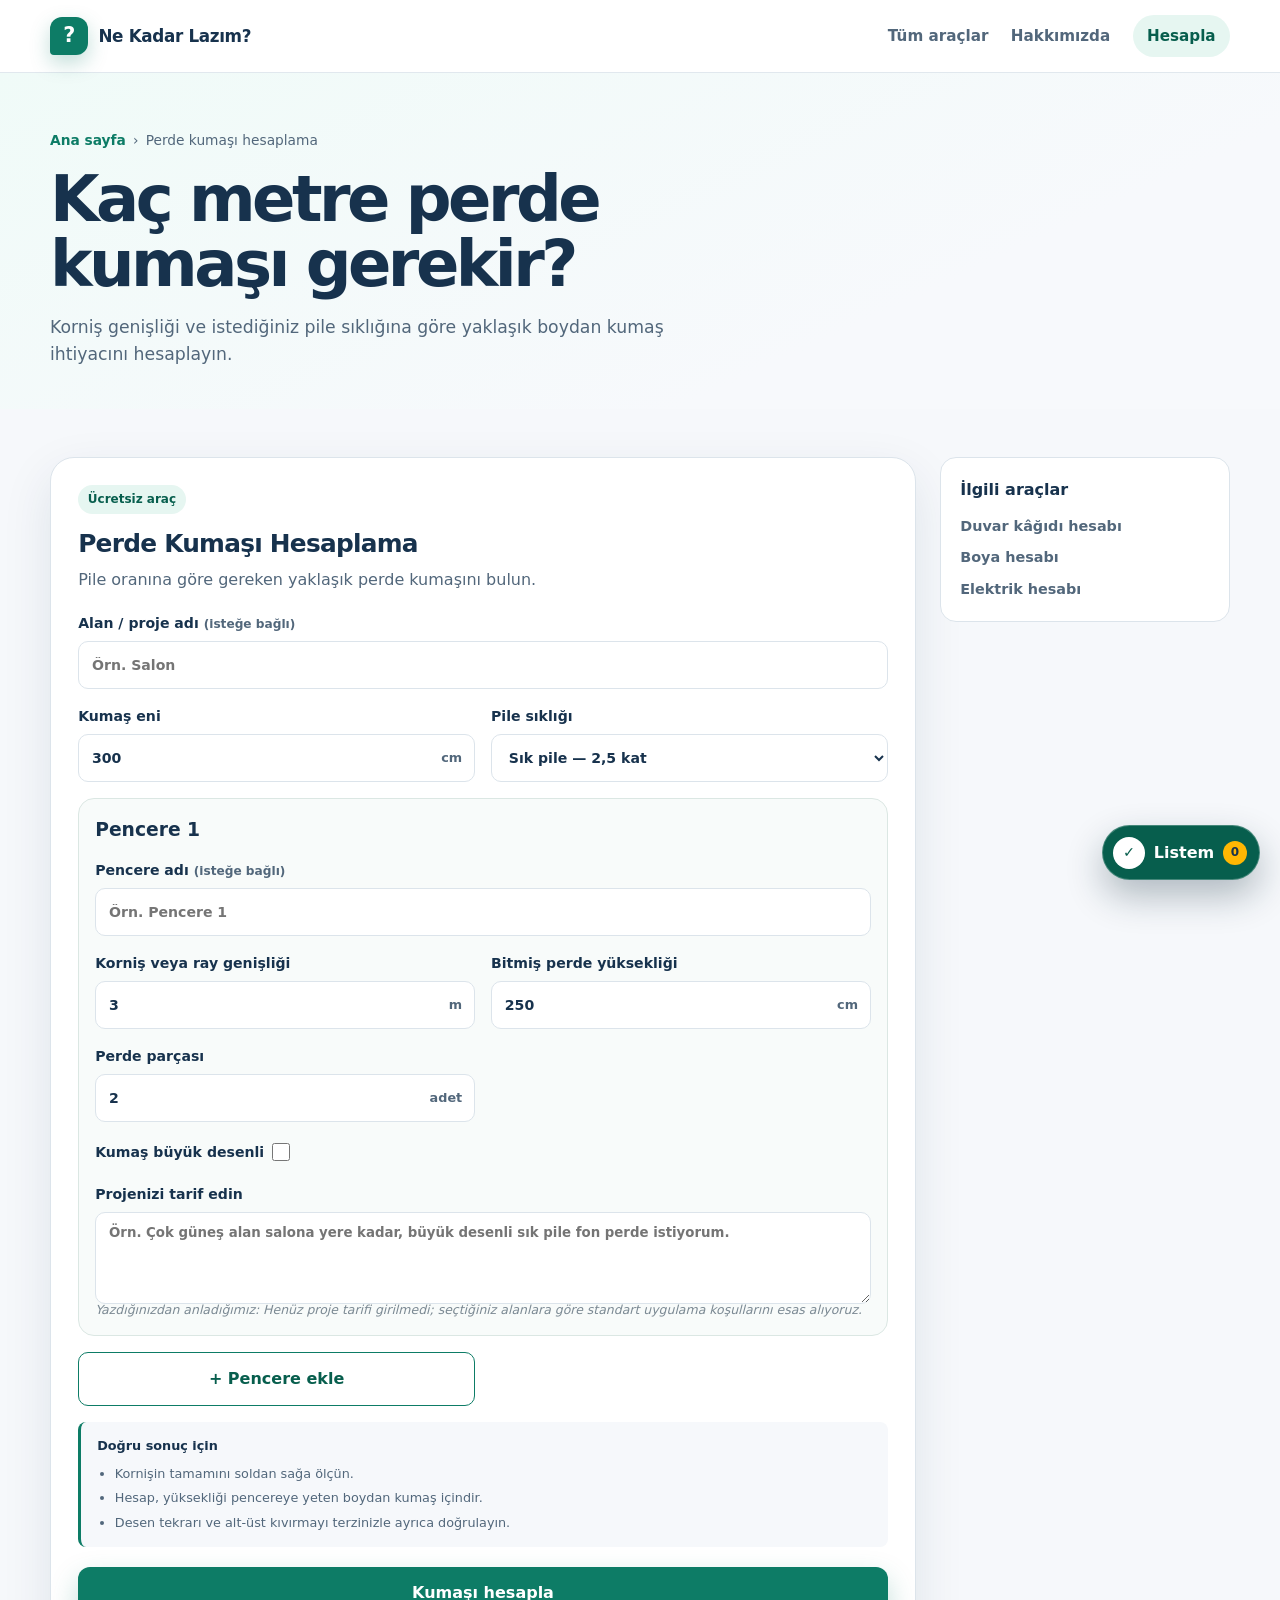
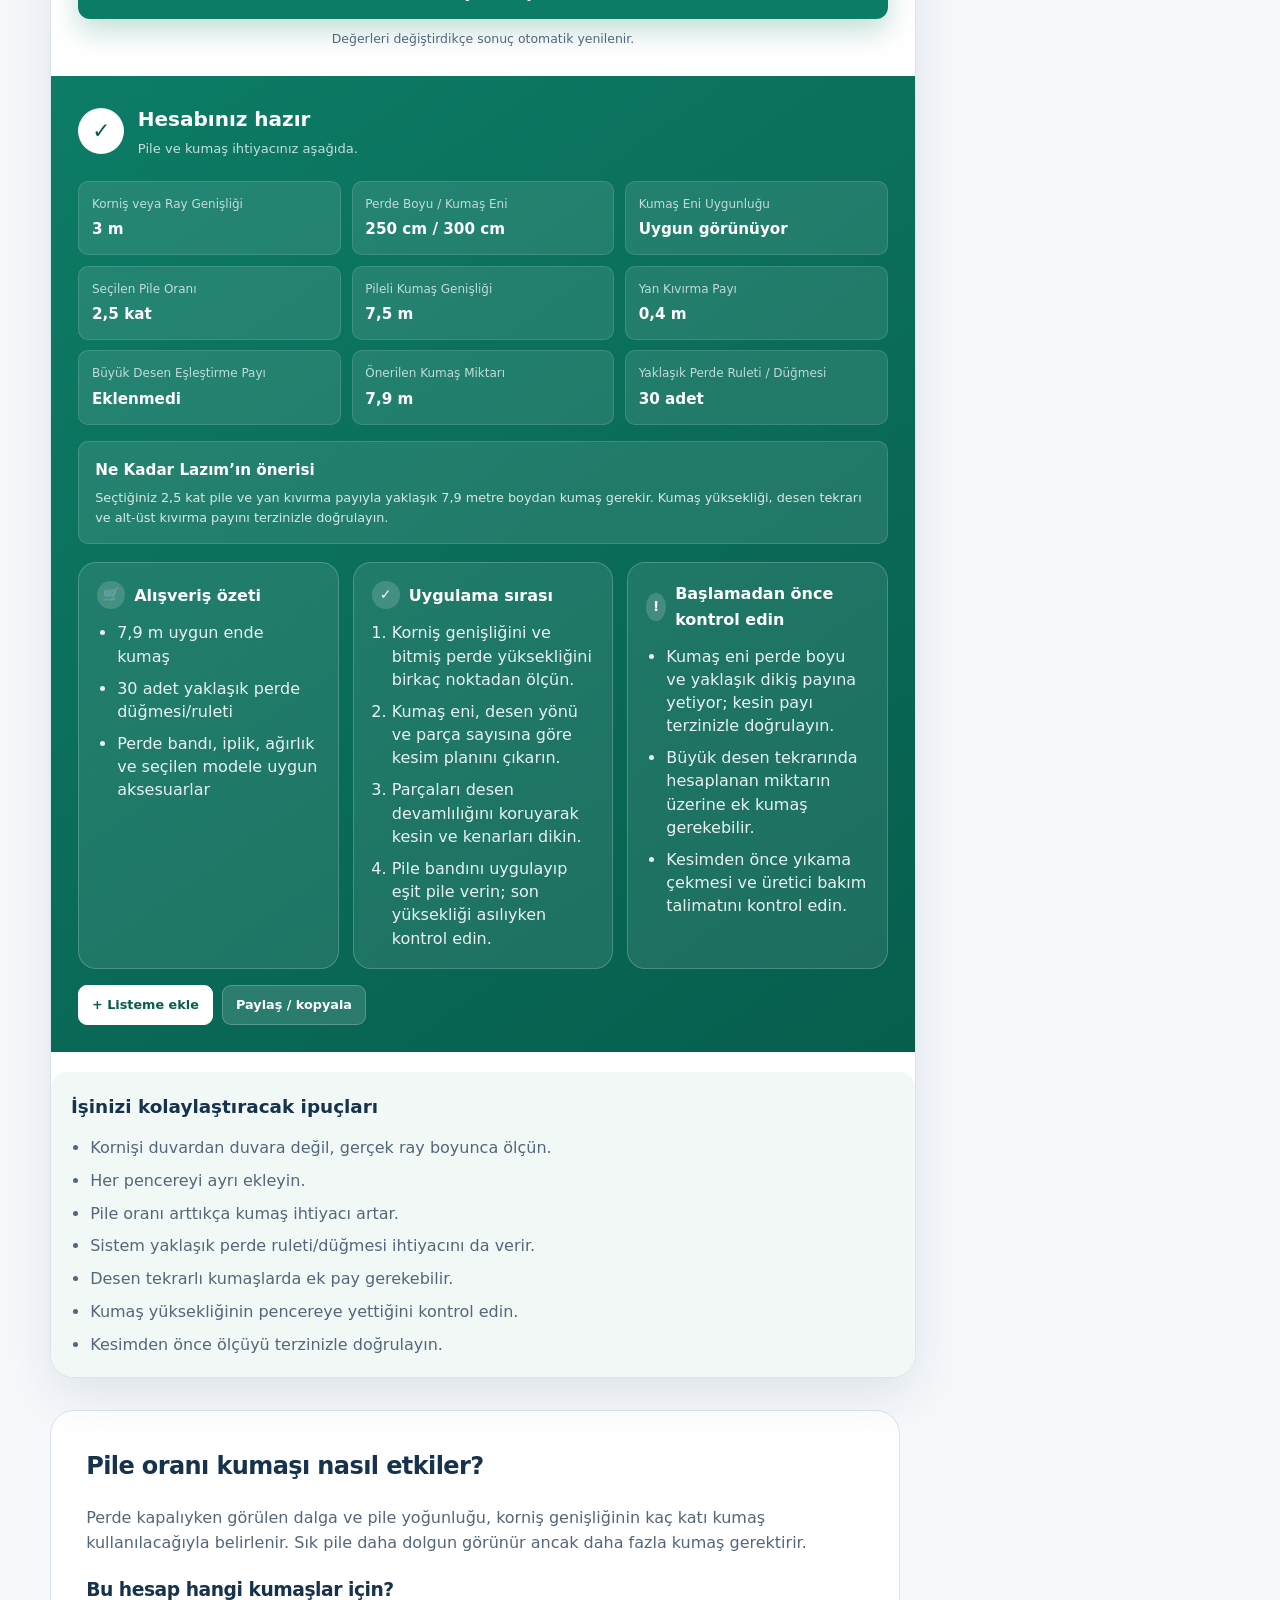
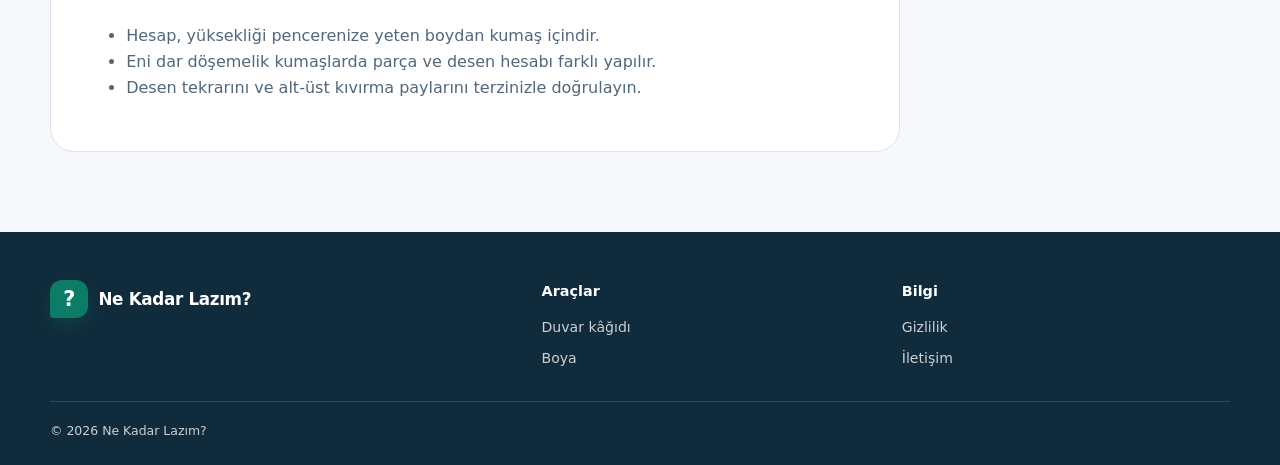
<file: hesaplayicilar/perde.html>
<!doctype html>
<html lang="tr">
  <head>
    <meta charset="utf-8"><meta name="viewport" content="width=device-width, initial-scale=1"><meta name="theme-color" content="#0d7c66">
    <meta name="description" content="Korniş genişliği ve pile oranına göre kaç metre boydan perde kumaşı gerektiğini hesaplayın.">
<title>Perde Kumaşı Hesaplama: Kaç Metre Gider? | Ne Kadar Lazım?</title><link rel="stylesheet" href="../assets/styles.css?v=20260723-01">
  </head>
  <body data-tool="perde">
    <a class="skip-link" href="#main">İçeriğe geç</a>
    <header class="site-header"><div class="container header-inner"><a class="brand" href="../index.html"><span class="brand-mark" aria-hidden="true"></span><span>Ne Kadar Lazım?</span></a><button class="menu-button" type="button" aria-label="Menüyü aç" aria-expanded="false"><span></span></button><nav class="site-nav"><a href="../index.html#araclar">Tüm araçlar</a><a href="../hakkimizda.html">Hakkımızda</a><a class="nav-cta" href="#calculator-root">Hesapla</a></nav></div></header>
    <main id="main">
      <section class="tool-hero"><div class="container"><nav class="breadcrumbs" aria-label="Sayfa yolu"><a href="../index.html">Ana sayfa</a><span>›</span><span>Perde kumaşı hesaplama</span></nav><h1>Kaç metre perde kumaşı gerekir?</h1><p>Korniş genişliği ve istediğiniz pile sıklığına göre yaklaşık boydan kumaş ihtiyacını hesaplayın.</p></div></section>
      <section class="tool-main"><div class="container">
        <div class="tool-layout"><section id="calculator-root" class="calculator-card" aria-label="Perde kumaşı hesaplama aracı"></section><aside class="tool-sidebar"><div class="ad-slot">Reklam alanı</div><div class="side-card"><h3>İlgili araçlar</h3><div class="side-links"><a href="duvar-kagidi.html">Duvar kâğıdı hesabı</a><a href="boya.html">Boya hesabı</a><a href="elektrik.html">Elektrik hesabı</a></div></div></aside></div>
        <article class="guide-card"><h2>Pile oranı kumaşı nasıl etkiler?</h2><p>Perde kapalıyken görülen dalga ve pile yoğunluğu, korniş genişliğinin kaç katı kumaş kullanılacağıyla belirlenir. Sık pile daha dolgun görünür ancak daha fazla kumaş gerektirir.</p><h3>Bu hesap hangi kumaşlar için?</h3><ul><li>Hesap, yüksekliği pencerenize yeten boydan kumaş içindir.</li><li>Eni dar döşemelik kumaşlarda parça ve desen hesabı farklı yapılır.</li><li>Desen tekrarını ve alt-üst kıvırma paylarını terzinizle doğrulayın.</li></ul></article>
      </div></section>
    </main>
    <footer class="site-footer"><div class="container"><div class="footer-grid"><div><a class="brand footer-brand" href="../index.html"><span class="brand-mark" aria-hidden="true"></span><span>Ne Kadar Lazım?</span></a></div><div><p class="footer-title">Araçlar</p><div class="footer-links"><a href="duvar-kagidi.html">Duvar kâğıdı</a><a href="boya.html">Boya</a></div></div><div><p class="footer-title">Bilgi</p><div class="footer-links"><a href="../gizlilik.html">Gizlilik</a><a href="../iletisim.html">İletişim</a></div></div></div><div class="footer-bottom">© <span data-current-year></span> Ne Kadar Lazım?</div></div></footer>
    <script type="module" src="../assets/site.js?v=20260723-01"></script><script type="module" src="../assets/calculators.js?v=20260722-24"></script>
  </body>
</html>
</file>
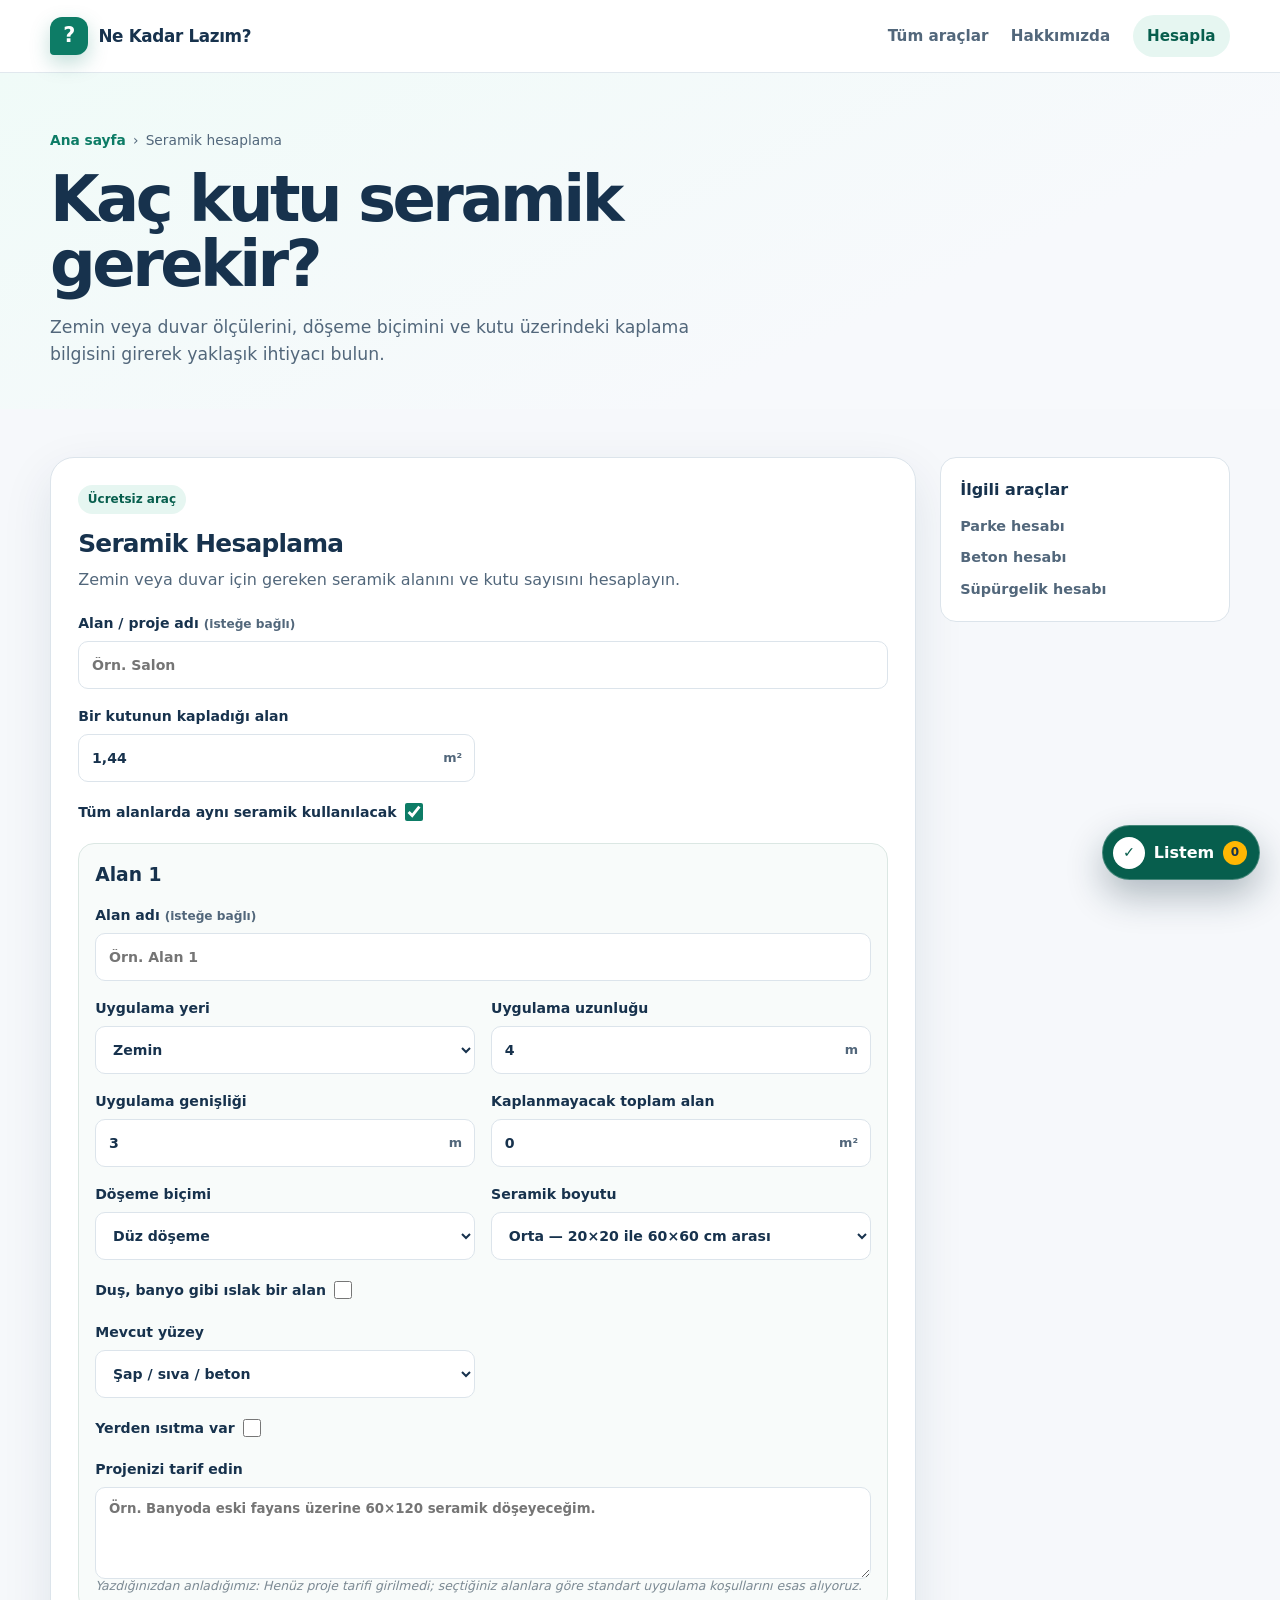
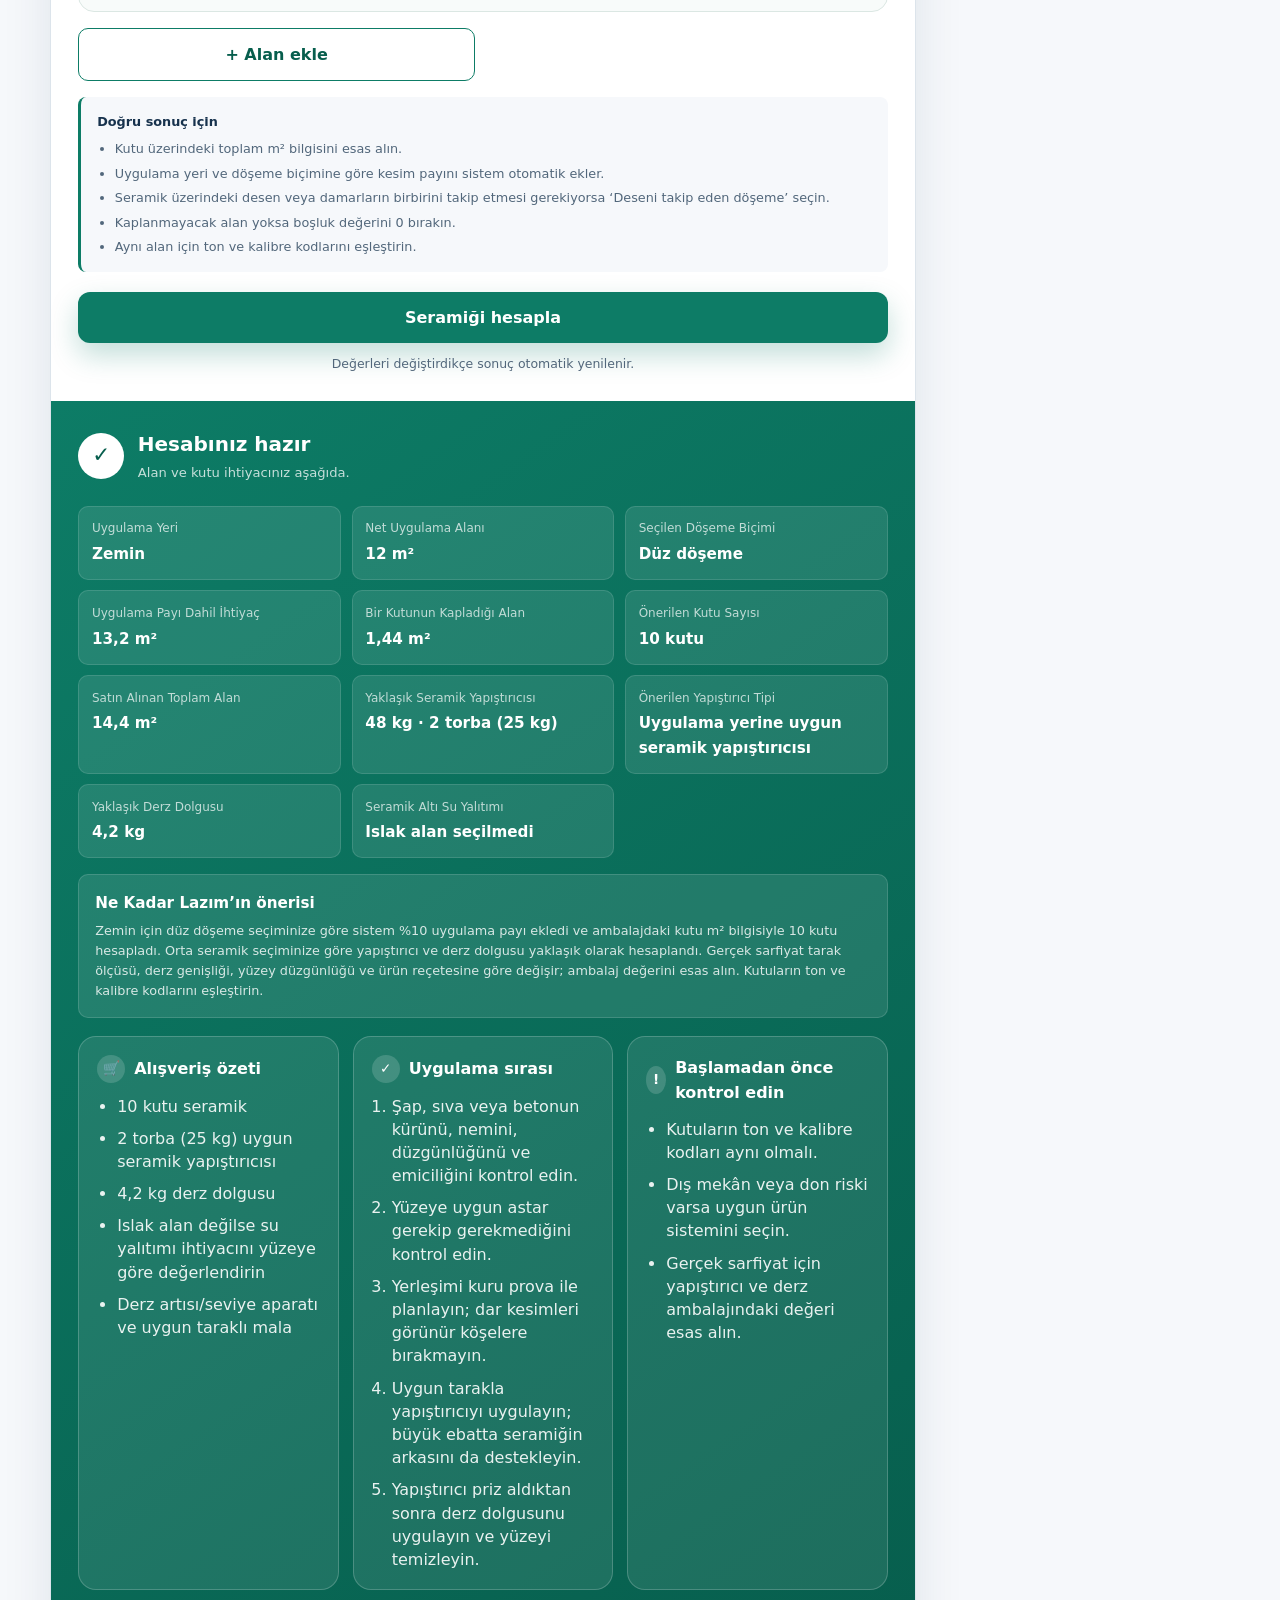
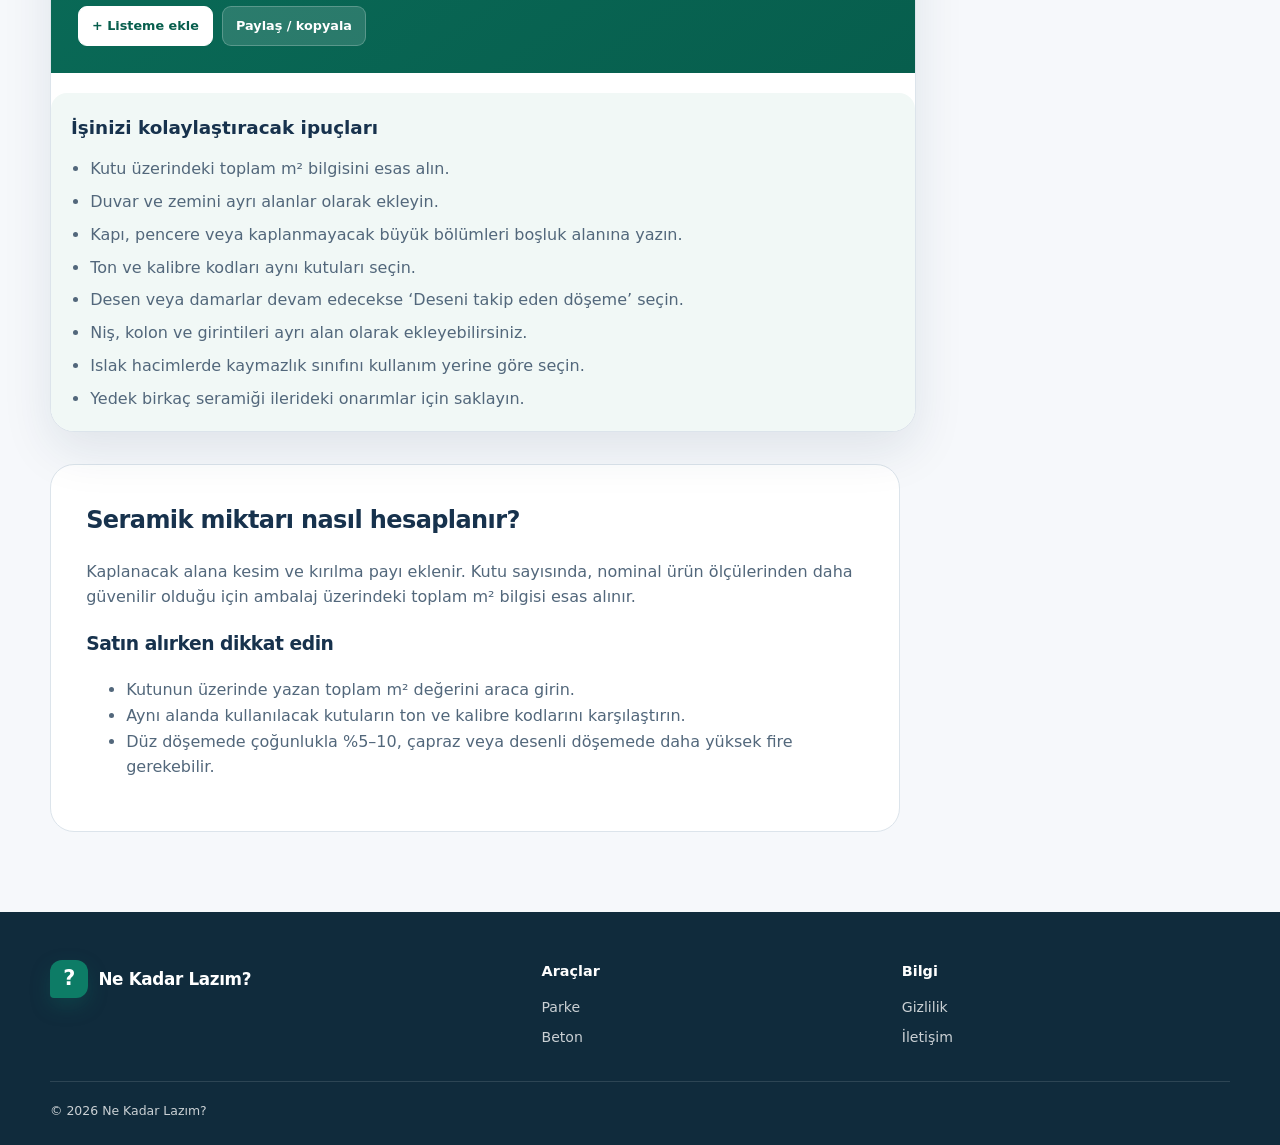
<file: hesaplayicilar/seramik.html>
<!doctype html>
<html lang="tr">
  <head>
    <meta charset="utf-8"><meta name="viewport" content="width=device-width, initial-scale=1"><meta name="theme-color" content="#0d7c66">
    <meta name="description" content="Zemin veya duvar ölçüsüne, döşeme biçimine ve kutu m² bilgisine göre gereken seramik kutusu sayısını hesaplayın.">
<title>Seramik Hesaplama: Kaç Kutu Seramik Gider? | Ne Kadar Lazım?</title><link rel="stylesheet" href="../assets/styles.css?v=20260723-01">
  </head>
  <body data-tool="seramik">
    <a class="skip-link" href="#main">İçeriğe geç</a>
    <header class="site-header"><div class="container header-inner"><a class="brand" href="../index.html"><span class="brand-mark" aria-hidden="true"></span><span>Ne Kadar Lazım?</span></a><button class="menu-button" type="button" aria-label="Menüyü aç" aria-expanded="false"><span></span></button><nav class="site-nav"><a href="../index.html#araclar">Tüm araçlar</a><a href="../hakkimizda.html">Hakkımızda</a><a class="nav-cta" href="#calculator-root">Hesapla</a></nav></div></header>
    <main id="main">
      <section class="tool-hero"><div class="container"><nav class="breadcrumbs" aria-label="Sayfa yolu"><a href="../index.html">Ana sayfa</a><span>›</span><span>Seramik hesaplama</span></nav><h1>Kaç kutu seramik gerekir?</h1><p>Zemin veya duvar ölçülerini, döşeme biçimini ve kutu üzerindeki kaplama bilgisini girerek yaklaşık ihtiyacı bulun.</p></div></section>
      <section class="tool-main"><div class="container">
        <div class="tool-layout"><section id="calculator-root" class="calculator-card" aria-label="Seramik hesaplama aracı"></section><aside class="tool-sidebar"><div class="ad-slot">Reklam alanı</div><div class="side-card"><h3>İlgili araçlar</h3><div class="side-links"><a href="parke.html">Parke hesabı</a><a href="beton.html">Beton hesabı</a><a href="supurgelik.html">Süpürgelik hesabı</a></div></div></aside></div>
        <article class="guide-card"><h2>Seramik miktarı nasıl hesaplanır?</h2><p>Kaplanacak alana kesim ve kırılma payı eklenir. Kutu sayısında, nominal ürün ölçülerinden daha güvenilir olduğu için ambalaj üzerindeki toplam m² bilgisi esas alınır.</p><h3>Satın alırken dikkat edin</h3><ul><li>Kutunun üzerinde yazan toplam m² değerini araca girin.</li><li>Aynı alanda kullanılacak kutuların ton ve kalibre kodlarını karşılaştırın.</li><li>Düz döşemede çoğunlukla %5–10, çapraz veya desenli döşemede daha yüksek fire gerekebilir.</li></ul></article>
      </div></section>
    </main>
    <footer class="site-footer"><div class="container"><div class="footer-grid"><div><a class="brand footer-brand" href="../index.html"><span class="brand-mark" aria-hidden="true"></span><span>Ne Kadar Lazım?</span></a></div><div><p class="footer-title">Araçlar</p><div class="footer-links"><a href="parke.html">Parke</a><a href="beton.html">Beton</a></div></div><div><p class="footer-title">Bilgi</p><div class="footer-links"><a href="../gizlilik.html">Gizlilik</a><a href="../iletisim.html">İletişim</a></div></div></div><div class="footer-bottom">© <span data-current-year></span> Ne Kadar Lazım?</div></div></footer>
    <script type="module" src="../assets/site.js?v=20260723-01"></script><script type="module" src="../assets/calculators.js?v=20260722-24"></script>
  </body>
</html>
</file>
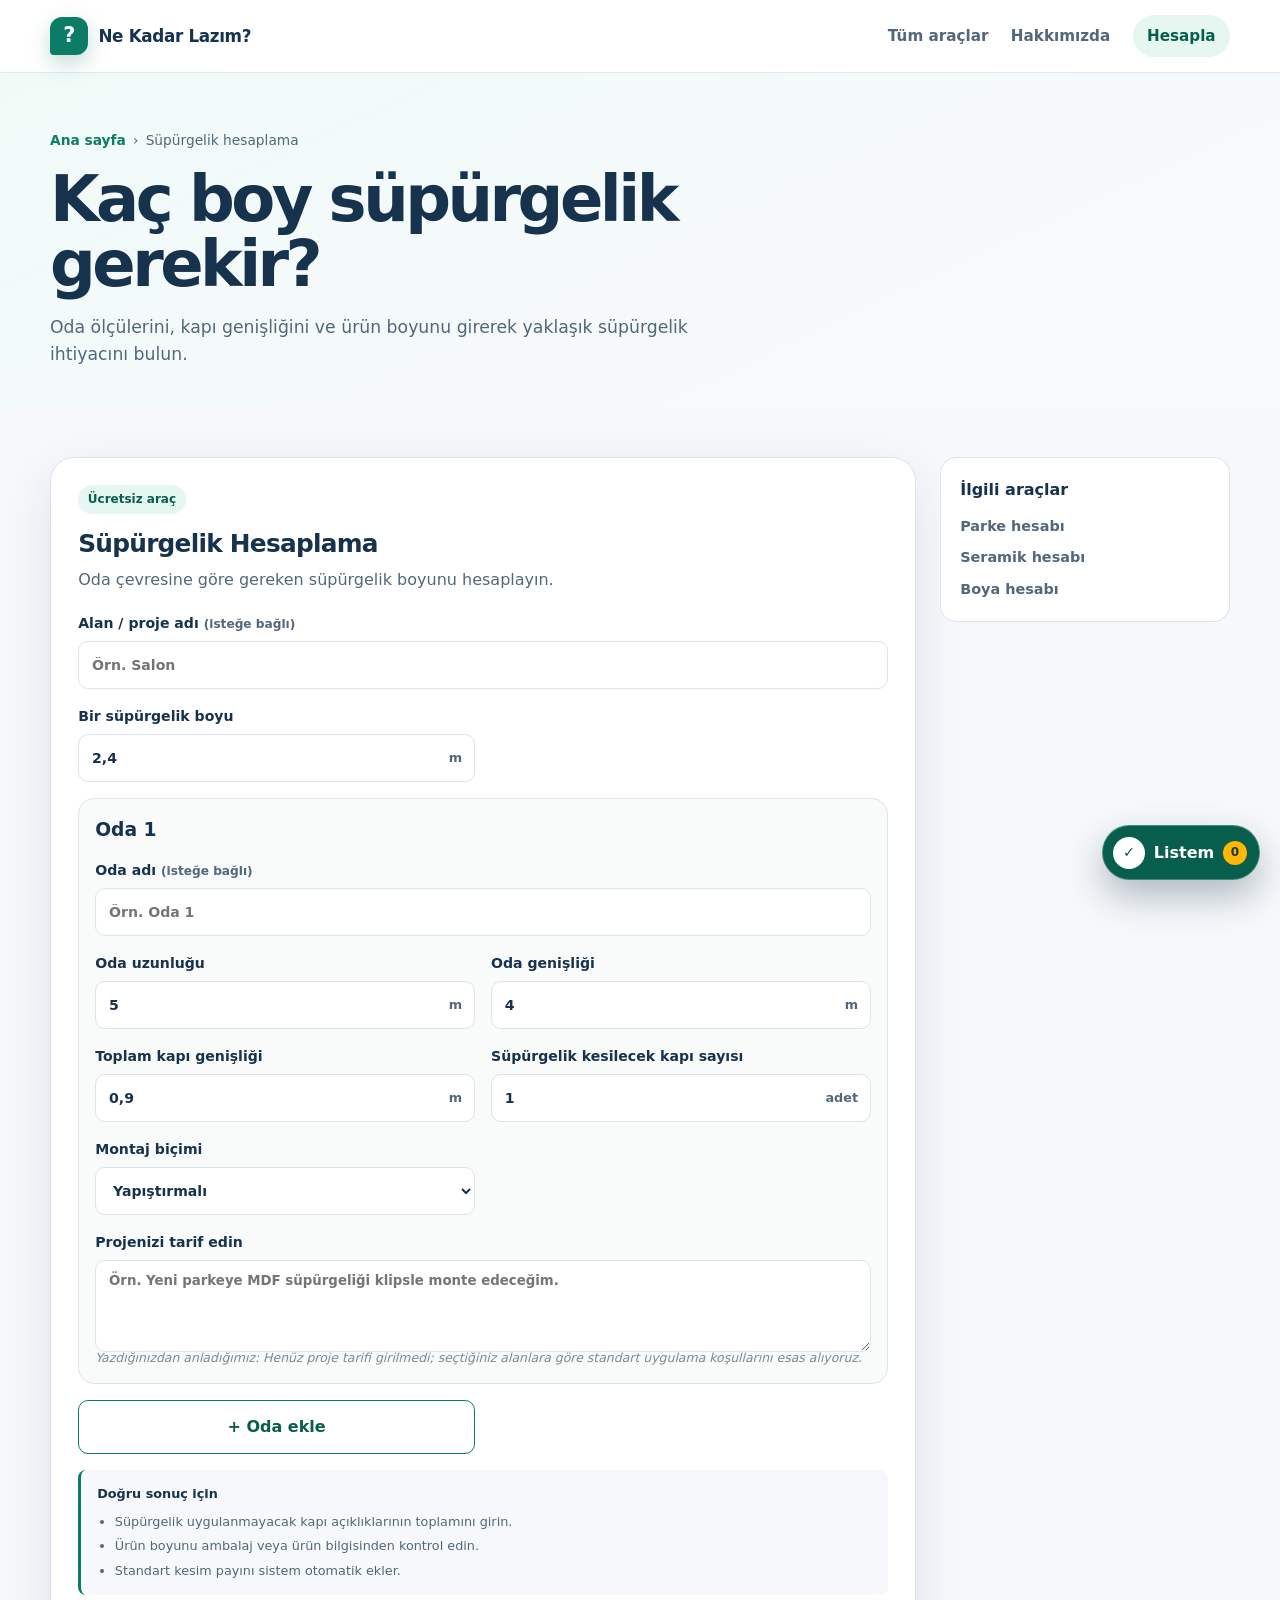
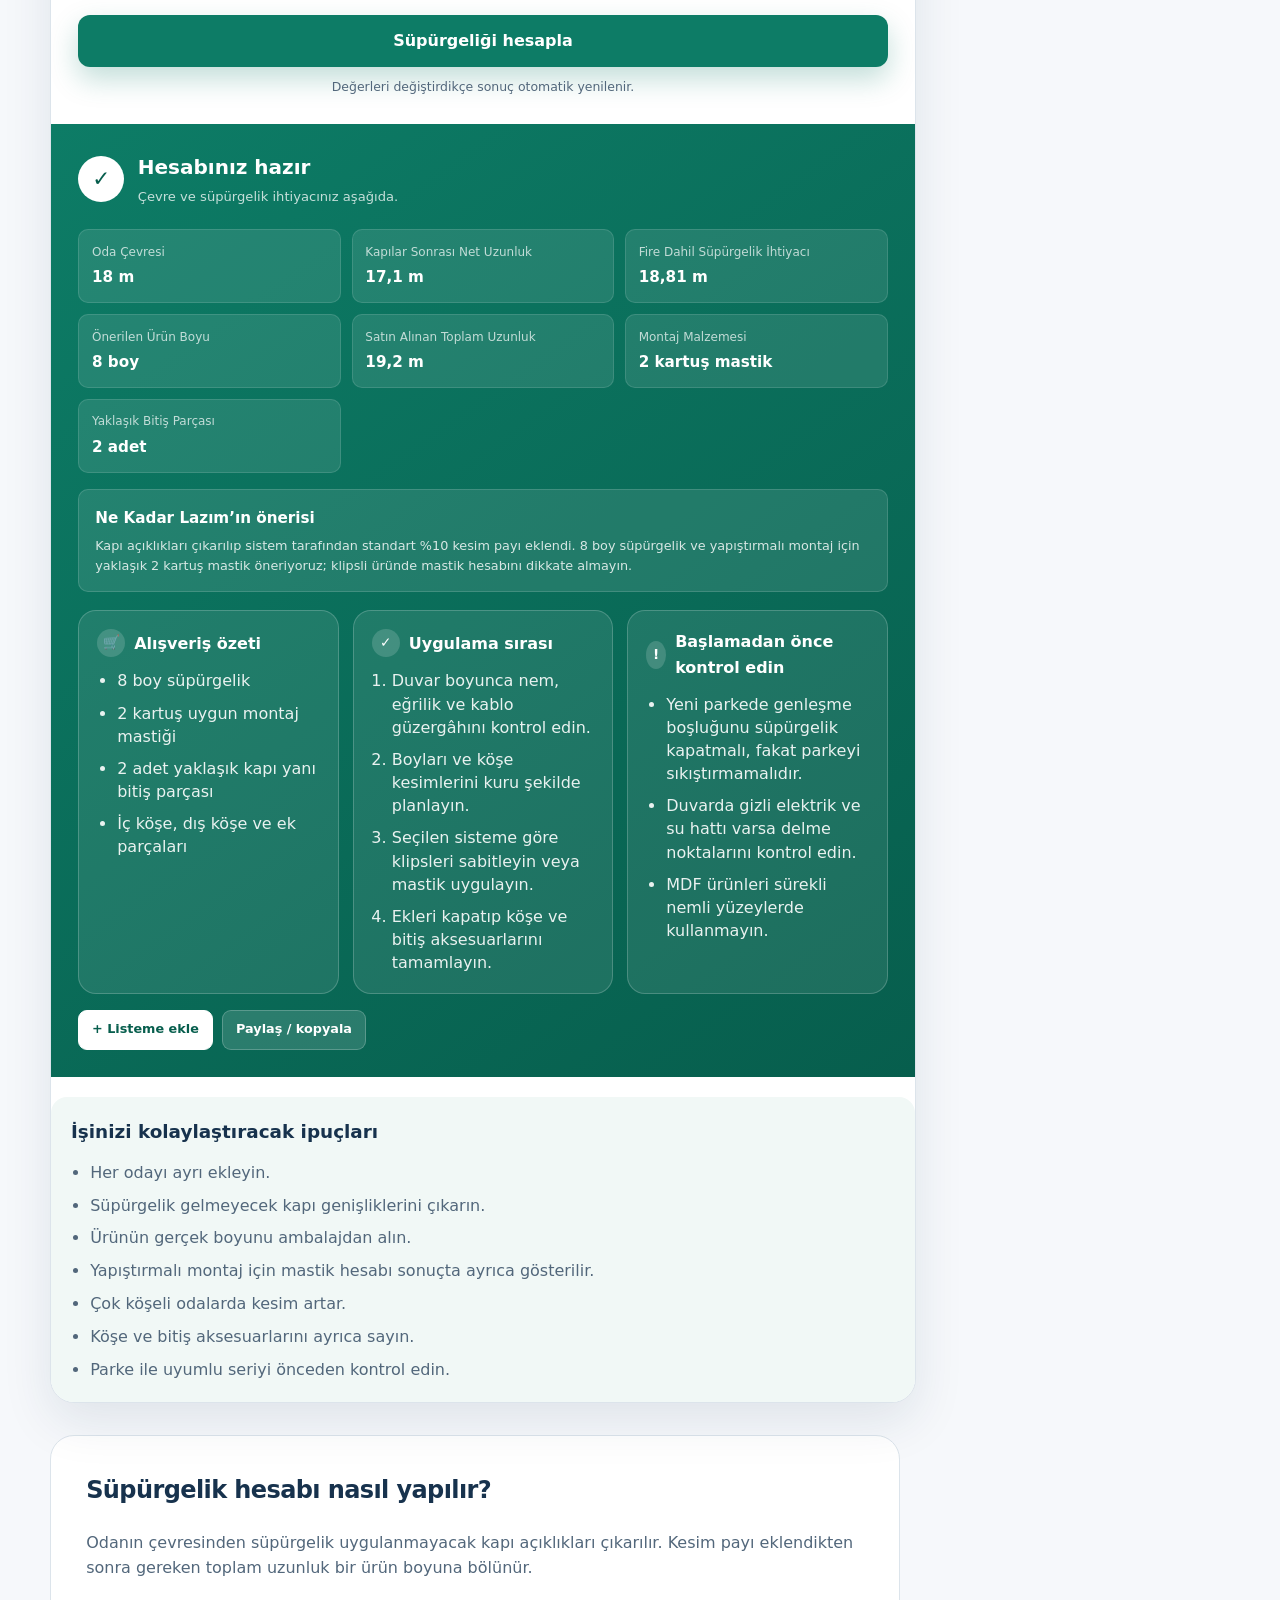
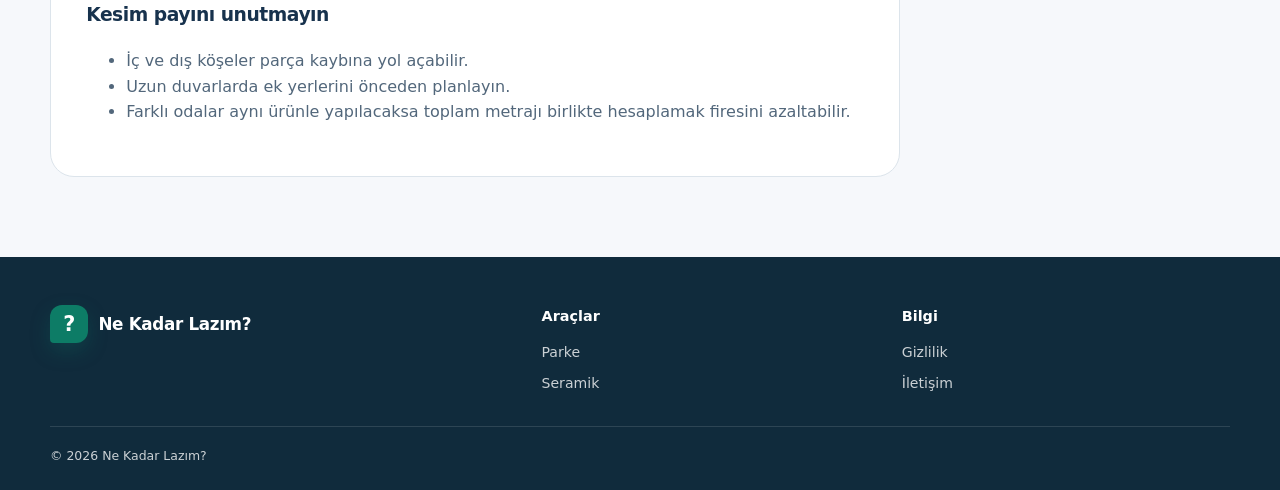
<file: hesaplayicilar/supurgelik.html>
<!doctype html>
<html lang="tr">
  <head>
    <meta charset="utf-8"><meta name="viewport" content="width=device-width, initial-scale=1"><meta name="theme-color" content="#0d7c66">
    <meta name="description" content="Oda çevresi, kapı genişliği ve ürün boyuna göre kaç boy süpürgelik gerektiğini hesaplayın.">
<title>Süpürgelik Hesaplama: Kaç Boy Gider? | Ne Kadar Lazım?</title><link rel="stylesheet" href="../assets/styles.css?v=20260723-01">
  </head>
  <body data-tool="supurgelik">
    <a class="skip-link" href="#main">İçeriğe geç</a>
    <header class="site-header"><div class="container header-inner"><a class="brand" href="../index.html"><span class="brand-mark" aria-hidden="true"></span><span>Ne Kadar Lazım?</span></a><button class="menu-button" type="button" aria-label="Menüyü aç" aria-expanded="false"><span></span></button><nav class="site-nav"><a href="../index.html#araclar">Tüm araçlar</a><a href="../hakkimizda.html">Hakkımızda</a><a class="nav-cta" href="#calculator-root">Hesapla</a></nav></div></header>
    <main id="main">
      <section class="tool-hero"><div class="container"><nav class="breadcrumbs" aria-label="Sayfa yolu"><a href="../index.html">Ana sayfa</a><span>›</span><span>Süpürgelik hesaplama</span></nav><h1>Kaç boy süpürgelik gerekir?</h1><p>Oda ölçülerini, kapı genişliğini ve ürün boyunu girerek yaklaşık süpürgelik ihtiyacını bulun.</p></div></section>
      <section class="tool-main"><div class="container">
        <div class="tool-layout"><section id="calculator-root" class="calculator-card" aria-label="Süpürgelik hesaplama aracı"></section><aside class="tool-sidebar"><div class="ad-slot">Reklam alanı</div><div class="side-card"><h3>İlgili araçlar</h3><div class="side-links"><a href="parke.html">Parke hesabı</a><a href="seramik.html">Seramik hesabı</a><a href="boya.html">Boya hesabı</a></div></div></aside></div>
        <article class="guide-card"><h2>Süpürgelik hesabı nasıl yapılır?</h2><p>Odanın çevresinden süpürgelik uygulanmayacak kapı açıklıkları çıkarılır. Kesim payı eklendikten sonra gereken toplam uzunluk bir ürün boyuna bölünür.</p><h3>Kesim payını unutmayın</h3><ul><li>İç ve dış köşeler parça kaybına yol açabilir.</li><li>Uzun duvarlarda ek yerlerini önceden planlayın.</li><li>Farklı odalar aynı ürünle yapılacaksa toplam metrajı birlikte hesaplamak firesini azaltabilir.</li></ul></article>
      </div></section>
    </main>
    <footer class="site-footer"><div class="container"><div class="footer-grid"><div><a class="brand footer-brand" href="../index.html"><span class="brand-mark" aria-hidden="true"></span><span>Ne Kadar Lazım?</span></a></div><div><p class="footer-title">Araçlar</p><div class="footer-links"><a href="parke.html">Parke</a><a href="seramik.html">Seramik</a></div></div><div><p class="footer-title">Bilgi</p><div class="footer-links"><a href="../gizlilik.html">Gizlilik</a><a href="../iletisim.html">İletişim</a></div></div></div><div class="footer-bottom">© <span data-current-year></span> Ne Kadar Lazım?</div></div></footer>
    <script type="module" src="../assets/site.js?v=20260723-01"></script><script type="module" src="../assets/calculators.js?v=20260722-24"></script>
  </body>
</html>
</file>
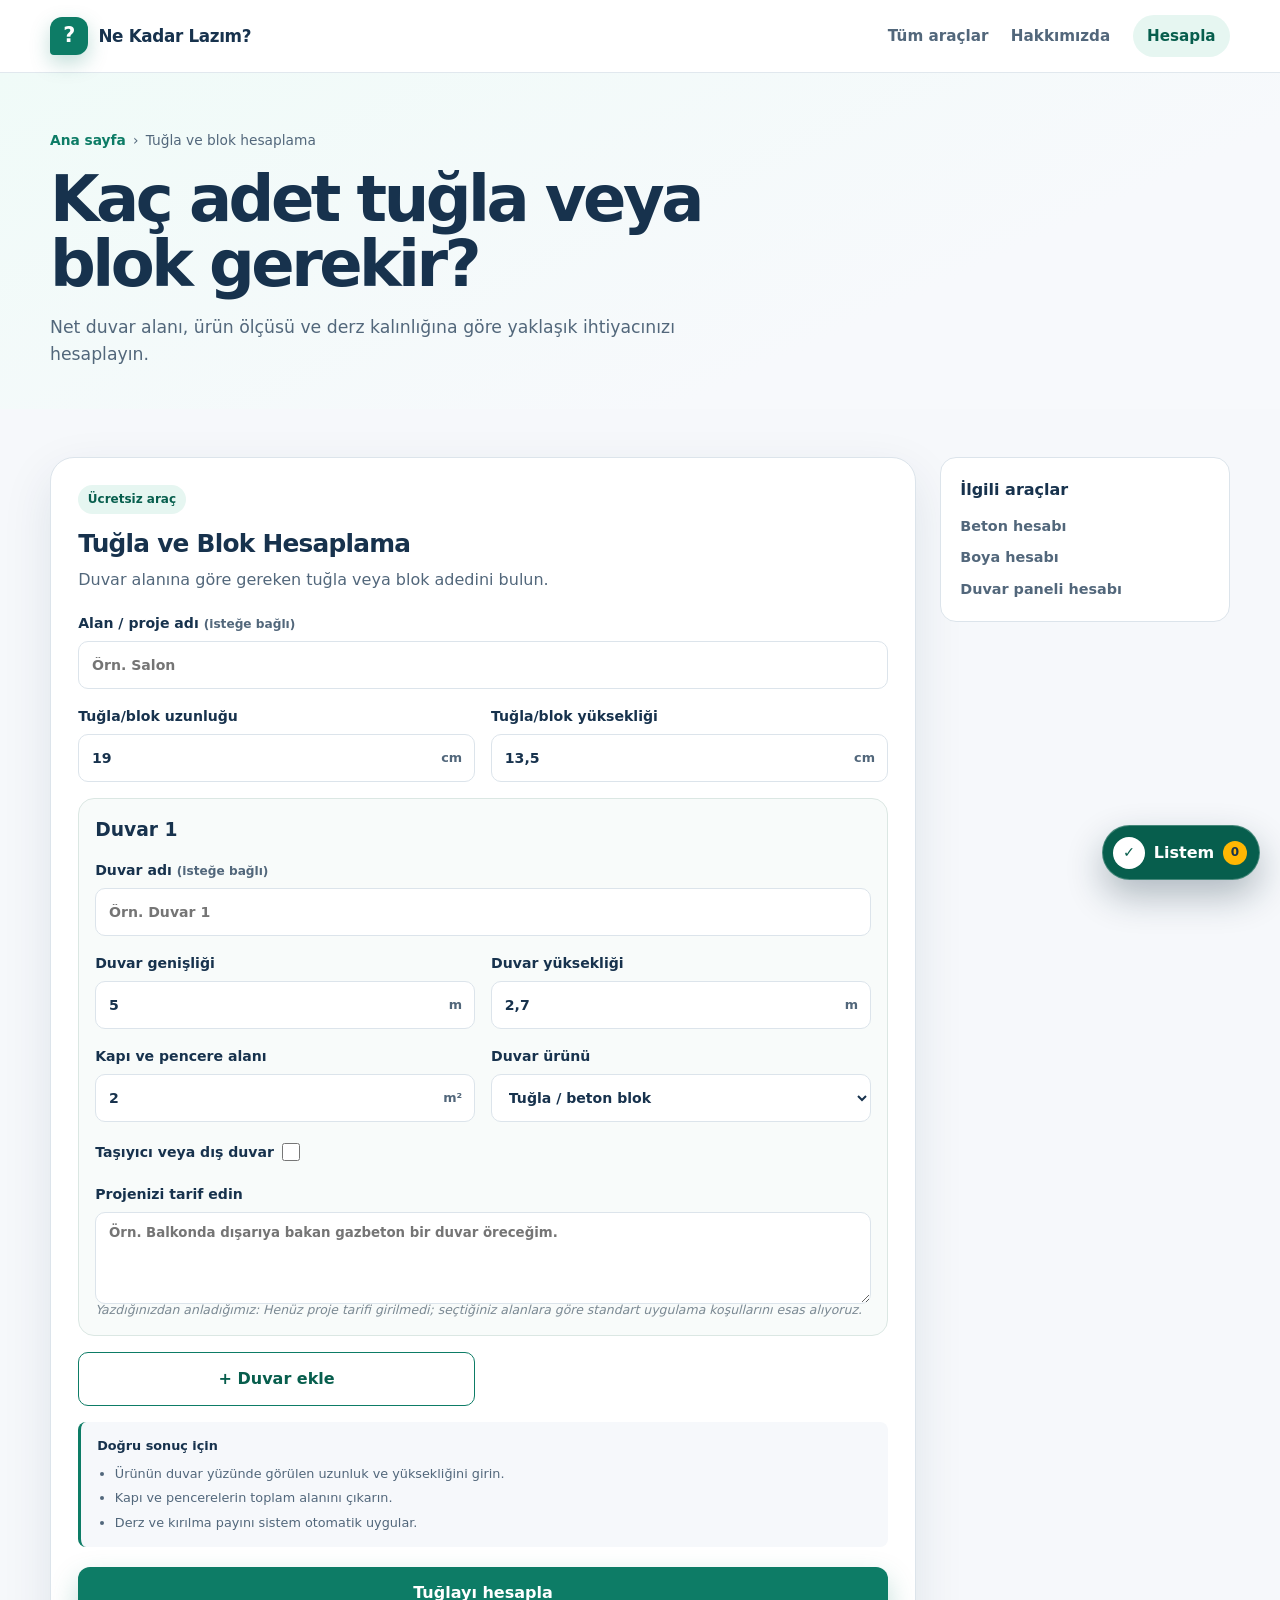
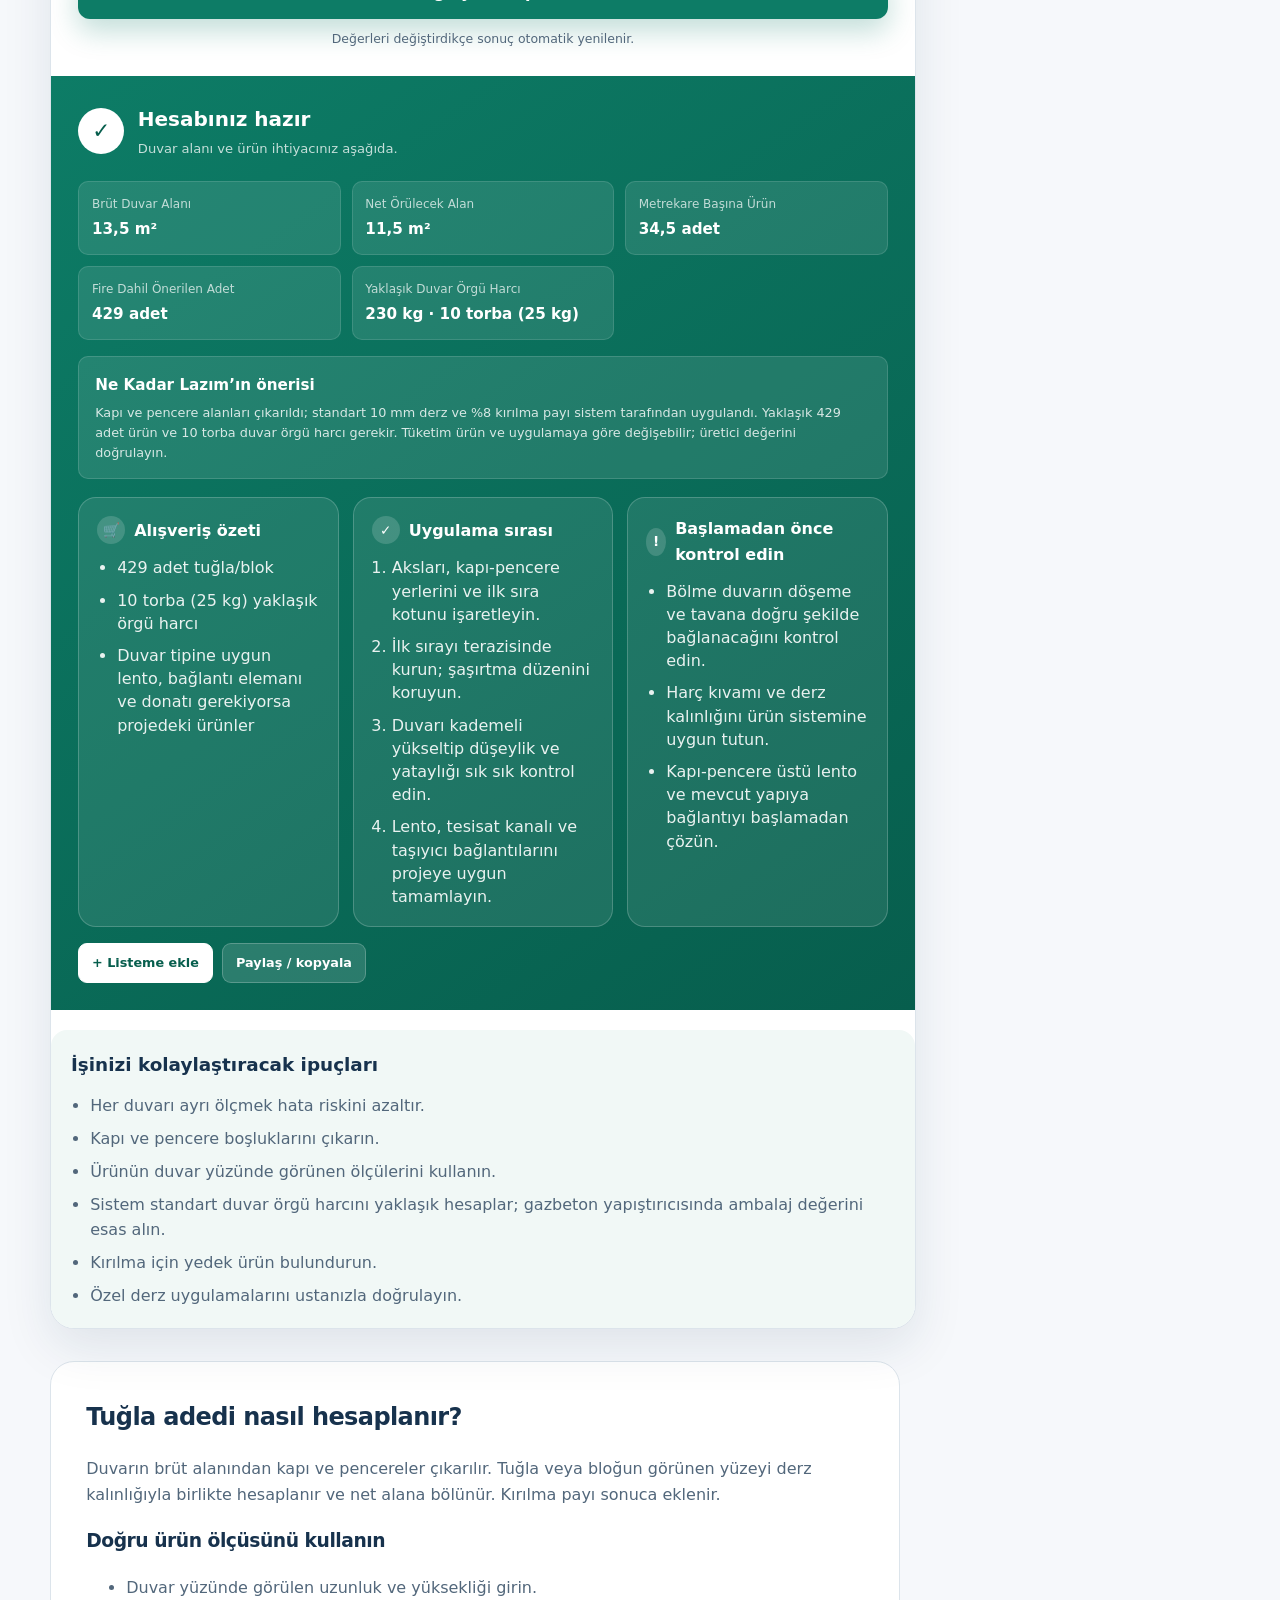
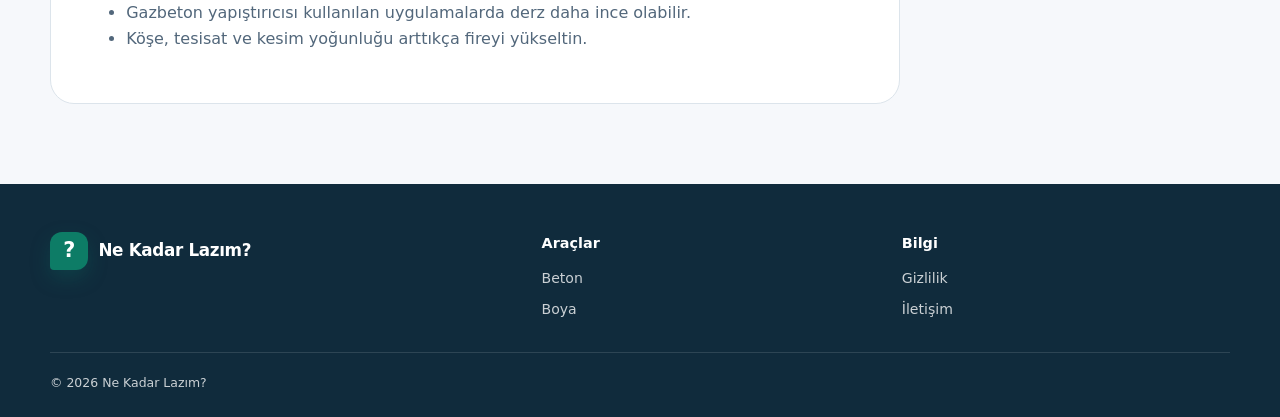
<file: hesaplayicilar/tugla.html>
<!doctype html>
<html lang="tr">
  <head>
    <meta charset="utf-8"><meta name="viewport" content="width=device-width, initial-scale=1"><meta name="theme-color" content="#0d7c66">
    <meta name="description" content="Duvar ve ürün ölçüsüne göre kaç adet tuğla, gazbeton veya blok gerektiğini fire payıyla hesaplayın.">
<title>Tuğla ve Blok Hesaplama: Kaç Adet Gider? | Ne Kadar Lazım?</title><link rel="stylesheet" href="../assets/styles.css?v=20260723-01">
  </head>
  <body data-tool="tugla">
    <a class="skip-link" href="#main">İçeriğe geç</a>
    <header class="site-header"><div class="container header-inner"><a class="brand" href="../index.html"><span class="brand-mark" aria-hidden="true"></span><span>Ne Kadar Lazım?</span></a><button class="menu-button" type="button" aria-label="Menüyü aç" aria-expanded="false"><span></span></button><nav class="site-nav"><a href="../index.html#araclar">Tüm araçlar</a><a href="../hakkimizda.html">Hakkımızda</a><a class="nav-cta" href="#calculator-root">Hesapla</a></nav></div></header>
    <main id="main">
      <section class="tool-hero"><div class="container"><nav class="breadcrumbs" aria-label="Sayfa yolu"><a href="../index.html">Ana sayfa</a><span>›</span><span>Tuğla ve blok hesaplama</span></nav><h1>Kaç adet tuğla veya blok gerekir?</h1><p>Net duvar alanı, ürün ölçüsü ve derz kalınlığına göre yaklaşık ihtiyacınızı hesaplayın.</p></div></section>
      <section class="tool-main"><div class="container">
        <div class="tool-layout"><section id="calculator-root" class="calculator-card" aria-label="Tuğla hesaplama aracı"></section><aside class="tool-sidebar"><div class="ad-slot">Reklam alanı</div><div class="side-card"><h3>İlgili araçlar</h3><div class="side-links"><a href="beton.html">Beton hesabı</a><a href="boya.html">Boya hesabı</a><a href="duvar-paneli.html">Duvar paneli hesabı</a></div></div></aside></div>
        <article class="guide-card"><h2>Tuğla adedi nasıl hesaplanır?</h2><p>Duvarın brüt alanından kapı ve pencereler çıkarılır. Tuğla veya bloğun görünen yüzeyi derz kalınlığıyla birlikte hesaplanır ve net alana bölünür. Kırılma payı sonuca eklenir.</p><h3>Doğru ürün ölçüsünü kullanın</h3><ul><li>Duvar yüzünde görülen uzunluk ve yüksekliği girin.</li><li>Gazbeton yapıştırıcısı kullanılan uygulamalarda derz daha ince olabilir.</li><li>Köşe, tesisat ve kesim yoğunluğu arttıkça fireyi yükseltin.</li></ul></article>
      </div></section>
    </main>
    <footer class="site-footer"><div class="container"><div class="footer-grid"><div><a class="brand footer-brand" href="../index.html"><span class="brand-mark" aria-hidden="true"></span><span>Ne Kadar Lazım?</span></a></div><div><p class="footer-title">Araçlar</p><div class="footer-links"><a href="beton.html">Beton</a><a href="boya.html">Boya</a></div></div><div><p class="footer-title">Bilgi</p><div class="footer-links"><a href="../gizlilik.html">Gizlilik</a><a href="../iletisim.html">İletişim</a></div></div></div><div class="footer-bottom">© <span data-current-year></span> Ne Kadar Lazım?</div></div></footer>
    <script type="module" src="../assets/site.js?v=20260723-01"></script><script type="module" src="../assets/calculators.js?v=20260722-24"></script>
  </body>
</html>
</file>
<file: assets/styles.css>
:root {
  --ink: #17324d;
  --ink-soft: #52677b;
  --brand: #0d7c66;
  --brand-dark: #075e4d;
  --brand-soft: #e6f6f1;
  --accent: #ffb703;
  --surface: #ffffff;
  --background: #f6f8fb;
  --line: #dce4eb;
  --danger: #bb3e03;
  --shadow: 0 18px 50px rgba(23, 50, 77, 0.1);
  --radius-lg: 24px;
  --radius-md: 16px;
  --radius-sm: 10px;
  --max-width: 1180px;
}

* {
  box-sizing: border-box;
}

html {
  scroll-behavior: smooth;
}

body {
  margin: 0;
  color: var(--ink);
  background: var(--background);
  font-family: Inter, ui-sans-serif, system-ui, -apple-system, BlinkMacSystemFont, "Segoe UI", sans-serif;
  line-height: 1.6;
  -webkit-font-smoothing: antialiased;
}

a {
  color: inherit;
  text-decoration: none;
}

button,
input,
select {
  font: inherit;
}

button,
a {
  -webkit-tap-highlight-color: transparent;
}

.skip-link {
  position: fixed;
  left: 1rem;
  top: -5rem;
  z-index: 100;
  padding: 0.75rem 1rem;
  color: white;
  background: var(--brand-dark);
  border-radius: 0.5rem;
}

.skip-link:focus {
  top: 1rem;
}

.container {
  width: min(calc(100% - 2rem), var(--max-width));
  margin-inline: auto;
}

.site-header {
  position: sticky;
  top: 0;
  z-index: 20;
  background: rgba(255, 255, 255, 0.94);
  border-bottom: 1px solid rgba(220, 228, 235, 0.85);
  backdrop-filter: blur(14px);
}

.header-inner {
  position: relative;
  min-height: 72px;
  display: flex;
  align-items: center;
  justify-content: space-between;
  gap: 1rem;
}

.brand {
  display: inline-flex;
  align-items: center;
  gap: 0.65rem;
  font-size: 1.05rem;
  font-weight: 850;
  letter-spacing: -0.02em;
}

.brand-mark {
  width: 38px;
  height: 38px;
  display: grid;
  place-items: center;
  color: white;
  background: var(--brand);
  border-radius: 12px 12px 12px 4px;
  box-shadow: 0 8px 20px rgba(13, 124, 102, 0.25);
}

.brand-mark::before {
  content: "?";
  font-size: 1.3rem;
  font-weight: 900;
}

.site-nav {
  display: flex;
  align-items: center;
  gap: 1.4rem;
  font-size: 0.95rem;
  font-weight: 700;
}

.site-nav a {
  color: var(--ink-soft);
}

.site-nav a:hover,
.site-nav a:focus-visible {
  color: var(--brand);
}

.nav-cta {
  padding: 0.55rem 0.9rem;
  color: var(--brand-dark) !important;
  background: var(--brand-soft);
  border-radius: 999px;
}

.menu-button {
  display: none;
  width: 44px;
  height: 44px;
  padding: 0;
  color: var(--ink);
  background: white;
  border: 1px solid var(--line);
  border-radius: 12px;
  cursor: pointer;
}

.menu-button span,
.menu-button::before,
.menu-button::after {
  content: "";
  display: block;
  width: 20px;
  height: 2px;
  margin: 4px auto;
  background: currentColor;
  border-radius: 4px;
}

.hero {
  overflow: hidden;
  padding: 5.5rem 0 4.5rem;
  background:
    radial-gradient(circle at 15% 20%, rgba(255, 183, 3, 0.2), transparent 26rem),
    radial-gradient(circle at 85% 15%, rgba(13, 124, 102, 0.18), transparent 24rem),
    linear-gradient(145deg, #f9fffd 0%, #f7f9fc 66%);
}

.hero-grid {
  display: grid;
  grid-template-columns: minmax(0, 1.15fr) minmax(320px, 0.85fr);
  align-items: center;
  gap: 4rem;
}

.eyebrow {
  display: inline-flex;
  align-items: center;
  gap: 0.5rem;
  margin: 0 0 1rem;
  color: var(--brand-dark);
  font-size: 0.84rem;
  font-weight: 850;
  letter-spacing: 0.08em;
  text-transform: uppercase;
}

.eyebrow::before {
  content: "";
  width: 24px;
  height: 3px;
  background: var(--accent);
  border-radius: 99px;
}

.hero h1,
.tool-hero h1 {
  max-width: 800px;
  margin: 0;
  font-size: clamp(2.45rem, 7vw, 4.8rem);
  line-height: 1.02;
  letter-spacing: -0.055em;
}

.hero h1 em {
  color: var(--brand);
  font-style: normal;
}

.hero-copy {
  max-width: 650px;
  margin: 1.35rem 0 2rem;
  color: var(--ink-soft);
  font-size: clamp(1.05rem, 2vw, 1.25rem);
}

.hero-actions {
  display: flex;
  flex-wrap: wrap;
  align-items: center;
  gap: 0.9rem;
}

.primary-button,
.secondary-button {
  min-height: 48px;
  display: inline-flex;
  align-items: center;
  justify-content: center;
  padding: 0.8rem 1.25rem;
  border: 0;
  border-radius: 12px;
  font-weight: 800;
  cursor: pointer;
  transition: transform 160ms ease, box-shadow 160ms ease, background 160ms ease;
}

.primary-button {
  color: white;
  background: var(--brand);
  box-shadow: 0 12px 28px rgba(13, 124, 102, 0.25);
}

.primary-button:hover {
  background: var(--brand-dark);
  transform: translateY(-1px);
}

.secondary-button {
  color: var(--ink);
  background: white;
  border: 1px solid var(--line);
}

.hero-proof {
  margin-top: 1.4rem;
  color: var(--ink-soft);
  font-size: 0.9rem;
}

.hero-proof strong {
  color: var(--ink);
}

.hero-visual {
  position: relative;
  min-height: 420px;
  display: grid;
  place-items: center;
}

.visual-card {
  position: relative;
  z-index: 2;
  width: min(100%, 390px);
  padding: 1.5rem;
  background: rgba(255, 255, 255, 0.96);
  border: 1px solid white;
  border-radius: var(--radius-lg);
  box-shadow: var(--shadow);
  transform: rotate(2deg);
}

.visual-card::before {
  content: "Hızlı örnek";
  display: inline-flex;
  padding: 0.35rem 0.65rem;
  color: var(--brand-dark);
  background: var(--brand-soft);
  border-radius: 99px;
  font-size: 0.76rem;
  font-weight: 850;
}

.visual-card h2 {
  margin: 1rem 0 1.2rem;
  font-size: 1.35rem;
  line-height: 1.25;
}

.mock-fields {
  display: grid;
  grid-template-columns: 1fr 1fr;
  gap: 0.65rem;
}

.mock-field {
  padding: 0.75rem;
  color: var(--ink-soft);
  background: var(--background);
  border: 1px solid var(--line);
  border-radius: 10px;
  font-size: 0.82rem;
}

.mock-field strong {
  display: block;
  margin-top: 0.2rem;
  color: var(--ink);
  font-size: 1rem;
}

.mock-result {
  margin-top: 0.8rem;
  padding: 1rem;
  color: white;
  background: var(--brand);
  border-radius: 14px;
}

.mock-result small,
.mock-result strong {
  display: block;
}

.mock-result strong {
  margin-top: 0.15rem;
  font-size: 1.5rem;
}

.visual-blob {
  position: absolute;
  width: 340px;
  height: 340px;
  background: var(--accent);
  border-radius: 42% 58% 62% 38% / 40% 45% 55% 60%;
  opacity: 0.18;
  animation: blob 10s ease-in-out infinite alternate;
}

@keyframes blob {
  to {
    border-radius: 58% 42% 35% 65% / 55% 62% 38% 45%;
    transform: rotate(12deg) scale(1.06);
  }
}

.section {
  padding: 5rem 0;
}

.section-white {
  background: white;
}

.section-heading {
  max-width: 720px;
  margin-bottom: 2rem;
}

.section-heading h2 {
  margin: 0 0 0.65rem;
  font-size: clamp(1.9rem, 4vw, 3rem);
  line-height: 1.12;
  letter-spacing: -0.04em;
}

.section-heading p {
  margin: 0;
  color: var(--ink-soft);
  font-size: 1.05rem;
}

.search-box {
  position: relative;
  max-width: 650px;
  margin-bottom: 2rem;
}

.search-box input {
  width: 100%;
  min-height: 56px;
  padding: 0.8rem 1rem 0.8rem 3rem;
  color: var(--ink);
  background: white;
  border: 1px solid var(--line);
  border-radius: 14px;
  outline: none;
  box-shadow: 0 10px 30px rgba(23, 50, 77, 0.06);
}

.search-box input:focus {
  border-color: var(--brand);
  box-shadow: 0 0 0 4px rgba(13, 124, 102, 0.12);
}

.search-box::before {
  content: "⌕";
  position: absolute;
  left: 1rem;
  top: 50%;
  color: var(--brand);
  font-size: 1.5rem;
  transform: translateY(-52%);
}

.tool-grid {
  display: grid;
  grid-template-columns: repeat(3, minmax(0, 1fr));
  gap: 1rem;
}

.tool-card {
  min-height: 210px;
  display: flex;
  flex-direction: column;
  padding: 1.4rem;
  background: white;
  border: 1px solid var(--line);
  border-radius: var(--radius-md);
  box-shadow: 0 10px 30px rgba(23, 50, 77, 0.05);
  transition: transform 180ms ease, border-color 180ms ease, box-shadow 180ms ease;
}

.tool-card:hover {
  border-color: rgba(13, 124, 102, 0.45);
  box-shadow: 0 18px 40px rgba(23, 50, 77, 0.1);
  transform: translateY(-3px);
}

.tool-icon {
  width: 48px;
  height: 48px;
  display: grid;
  place-items: center;
  margin-bottom: 1rem;
  background: var(--brand-soft);
  border-radius: 14px;
  font-size: 1.4rem;
}

.tool-card h3 {
  margin: 0 0 0.4rem;
  font-size: 1.12rem;
  letter-spacing: -0.02em;
}

.tool-card p {
  margin: 0 0 1rem;
  color: var(--ink-soft);
  font-size: 0.93rem;
}

.tool-link {
  margin-top: auto;
  color: var(--brand);
  font-size: 0.9rem;
  font-weight: 850;
}

.tool-link::after {
  content: " →";
}

.empty-state {
  padding: 2rem;
  text-align: center;
  color: var(--ink-soft);
  background: white;
  border: 1px dashed var(--line);
  border-radius: var(--radius-md);
}

.feature-grid {
  display: grid;
  grid-template-columns: repeat(3, 1fr);
  gap: 1.25rem;
}

.feature {
  padding: 1.4rem;
  background: var(--background);
  border-radius: var(--radius-md);
}

.feature-number {
  width: 36px;
  height: 36px;
  display: grid;
  place-items: center;
  color: white;
  background: var(--brand);
  border-radius: 10px;
  font-weight: 900;
}

.feature h3 {
  margin: 1rem 0 0.35rem;
}

.feature p {
  margin: 0;
  color: var(--ink-soft);
}

.ad-slot {
  min-height: 110px;
  display: grid;
  place-items: center;
  padding: 1rem;
  color: #8493a1;
  background: #f1f4f7;
  border: 1px dashed #cbd5dd;
  border-radius: 12px;
  font-size: 0.75rem;
  letter-spacing: 0.05em;
  text-align: center;
  text-transform: uppercase;
}

/* Gerçek reklam kodu bağlanana kadar boş yer tutucuları ziyaretçiden gizle. */
body:not(.ads-enabled) .ad-slot {
  display: none;
}

.home-ad {
  margin-top: 2rem;
}

.faq-list {
  display: grid;
  gap: 0.75rem;
}

.faq-list details {
  padding: 1rem 1.1rem;
  background: white;
  border: 1px solid var(--line);
  border-radius: 12px;
}

.faq-list summary {
  font-weight: 800;
  cursor: pointer;
}

.faq-list p {
  margin: 0.75rem 0 0;
  color: var(--ink-soft);
}

.tool-hero {
  padding: 3.5rem 0 2.5rem;
  background: linear-gradient(155deg, #f0fbf8 0%, #f7f9fc 70%);
}

.breadcrumbs {
  display: flex;
  flex-wrap: wrap;
  align-items: center;
  gap: 0.45rem;
  margin-bottom: 1rem;
  color: var(--ink-soft);
  font-size: 0.86rem;
}

.breadcrumbs a {
  color: var(--brand);
  font-weight: 750;
}

.tool-hero h1 {
  font-size: clamp(2.3rem, 6vw, 4rem);
}

.tool-hero p {
  max-width: 680px;
  margin: 1rem 0 0;
  color: var(--ink-soft);
  font-size: 1.08rem;
}

.tool-main {
  padding: 3rem 0 5rem;
}

.tool-layout {
  display: grid;
  grid-template-columns: minmax(0, 1fr) 290px;
  align-items: start;
  gap: 1.5rem;
}

.calculator-card {
  overflow: hidden;
  background: white;
  border: 1px solid var(--line);
  border-radius: var(--radius-lg);
  box-shadow: var(--shadow);
}

.calculator-title {
  padding: 1.7rem 1.7rem 1.2rem;
}

.calculator-title h2 {
  margin: 0.6rem 0 0.25rem;
  font-size: 1.55rem;
  letter-spacing: -0.03em;
}

.calculator-title p {
  margin: 0;
  color: var(--ink-soft);
}

.calculator-badge {
  display: inline-flex;
  padding: 0.3rem 0.6rem;
  color: var(--brand-dark);
  background: var(--brand-soft);
  border-radius: 99px;
  font-size: 0.75rem;
  font-weight: 850;
}

.calculator-form {
  padding: 0 1.7rem 1.7rem;
}

.form-grid {
  display: grid;
  grid-template-columns: repeat(2, minmax(0, 1fr));
  gap: 1rem;
}

.field {
  display: grid;
  gap: 0.4rem;
  color: var(--ink);
  font-size: 0.88rem;
  font-weight: 750;
}

.field small {
  color: var(--ink-soft);
  font-size: 0.76rem;
  font-weight: 650;
}

.project-field {
  grid-column: 1 / -1;
}

.input-wrap {
  position: relative;
  display: block;
}

.field input,
.field select,
.field textarea {
  width: 100%;
  min-height: 48px;
  padding: 0.65rem 3.5rem 0.65rem 0.8rem;
  color: var(--ink);
  background: var(--surface);
  border: 1px solid var(--line);
  border-radius: 10px;
  outline: none;
  font-weight: 650;
}

.field textarea {
  min-height: 92px;
  resize: vertical;
  font-family: inherit;
  line-height: 1.45;
}

.description-field {
  grid-column: 1 / -1;
}

.checkbox-field {
  grid-column: 1 / -1;
  display: inline-flex;
  align-items: center;
  justify-self: start;
  gap: 0.5rem;
  min-height: auto;
  padding: 0.2rem 0;
  background: transparent;
  border: 0;
  cursor: pointer;
}

.checkbox-field input {
  flex: 0 0 auto;
  width: 18px;
  height: 18px;
  min-height: 18px;
  padding: 0;
  margin: 0;
  accent-color: var(--brand);
}

.form-guidance {
  grid-column: 1 / -1;
  padding: 0.9rem 1rem;
  color: var(--ink-soft);
  background: var(--background);
  border-left: 3px solid var(--brand);
  border-radius: 8px;
  font-size: 0.8rem;
}

.interpretation-preview {
  grid-column: 1 / -1;
  margin: -0.15rem 0 0;
  color: #7b8993;
  font-size: 0.78rem;
  font-style: italic;
  font-weight: 500;
  line-height: 1.45;
}

.form-guidance strong {
  color: var(--ink);
}

.form-guidance ul {
  margin: 0.45rem 0 0;
  padding-left: 1.1rem;
}

.form-guidance li + li {
  margin-top: 0.25rem;
}

.shared-fields,
.multi-entry-list,
.multi-entry,
.entry-fields,
.tool-tips,
.multi-results {
  grid-column: 1 / -1;
}

.shared-fields,
.entry-fields {
  display: grid;
  grid-template-columns: repeat(2, minmax(0, 1fr));
  gap: 1rem;
}

.multi-entry-list,
.multi-results {
  display: grid;
  gap: 1rem;
}

.multi-entry {
  padding: 1rem;
  border: 1px solid #dbe7e3;
  border-radius: 16px;
  background: #f8fbfa;
}

.multi-entry-heading {
  display: flex;
  align-items: center;
  justify-content: space-between;
  gap: 1rem;
  margin-bottom: 0.9rem;
}

.multi-entry-heading h3,
.multi-result h3,
.tool-tips h2 {
  margin: 0;
}

.entry-name-field {
  margin-bottom: 1rem;
}

.add-entry,
.remove-entry {
  border: 1px solid var(--brand);
  border-radius: 10px;
  background: #fff;
  color: var(--brand-dark);
  font: inherit;
  font-weight: 700;
  cursor: pointer;
}

.add-entry {
  width: 100%;
  padding: 0.8rem 1rem;
}

.remove-entry {
  padding: 0.4rem 0.7rem;
  border-color: #ddb9b9;
  color: #9d3434;
}

.multi-result {
  padding: 1rem;
  border: 1px solid rgba(255, 255, 255, 0.2);
  border-radius: 16px;
  background: rgba(255, 255, 255, 0.08);
}

.multi-result > h3 {
  margin-bottom: 0.75rem;
  color: white;
}

.tool-tips {
  margin-top: 1.25rem;
  padding: 1.25rem;
  border-radius: 16px;
  background: #f1f8f6;
}

.tool-tips h2 {
  font-size: 1.15rem;
}

.tool-tips ul {
  margin: 0.85rem 0 0;
  padding-left: 1.2rem;
  color: var(--ink-soft);
}

.tool-tips li + li {
  margin-top: 0.45rem;
}

.field select {
  padding-right: 0.8rem;
}

.field input:focus,
.field select:focus,
.field textarea:focus {
  border-color: var(--brand);
  box-shadow: 0 0 0 3px rgba(13, 124, 102, 0.12);
}

.field.is-invalid input,
.field.is-invalid select {
  border-color: var(--danger);
  box-shadow: 0 0 0 3px rgba(187, 62, 3, 0.1);
}

.field-unit {
  position: absolute;
  right: 0.8rem;
  top: 50%;
  color: var(--ink-soft);
  font-size: 0.8rem;
  font-weight: 700;
  transform: translateY(-50%);
  pointer-events: none;
}

.calculate-button {
  width: 100%;
  margin-top: 1.25rem;
}

.live-hint,
.form-message {
  margin: 0.65rem 0 0;
  font-size: 0.78rem;
  text-align: center;
}

.live-hint {
  color: var(--ink-soft);
}

.form-message {
  color: var(--danger);
  font-weight: 750;
}

.calculator-result {
  padding: 1.7rem;
  color: white;
  background: linear-gradient(145deg, var(--brand) 0%, var(--brand-dark) 100%);
}

.result-heading span,
.result-heading strong {
  display: block;
}

.result-ready {
  display: flex;
  align-items: center;
  gap: 0.85rem;
}

.result-ready-icon {
  flex: 0 0 auto;
  width: 46px;
  height: 46px;
  display: grid;
  place-items: center;
  color: var(--brand-dark);
  background: white;
  border-radius: 50%;
  font-size: 1.35rem;
  font-weight: 900;
}

.result-ready strong,
.result-ready div > span {
  display: block;
}

.result-ready strong {
  color: white;
  font-size: 1.25rem;
}

.result-ready div > span {
  margin-top: 0.15rem;
  color: rgba(255, 255, 255, 0.76);
  font-size: 0.82rem;
}

.result-heading span {
  color: rgba(255, 255, 255, 0.75);
  font-size: 0.82rem;
  font-weight: 700;
}

.result-heading strong {
  margin-top: 0.2rem;
  font-size: clamp(1.7rem, 5vw, 2.5rem);
  line-height: 1.15;
  letter-spacing: -0.04em;
}

.result-list {
  display: grid;
  grid-template-columns: repeat(3, 1fr);
  gap: 0.65rem;
  margin: 1.4rem 0 0;
}

.result-list div {
  padding: 0.8rem;
  background: rgba(255, 255, 255, 0.1);
  border: 1px solid rgba(255, 255, 255, 0.12);
  border-radius: 10px;
}

.result-list dt {
  color: rgba(255, 255, 255, 0.72);
  font-size: 0.75rem;
}

.result-list dd {
  margin: 0.2rem 0 0;
  font-size: 0.95rem;
  font-weight: 850;
}

body[data-tool="boya"] .result-list div:nth-child(6) {
  grid-column: 1;
  grid-row: 3;
}

body[data-tool="boya"] .result-list div:nth-child(7) {
  grid-column: 2;
  grid-row: 3;
}

body[data-tool="boya"] .result-list div:nth-child(8) {
  grid-column: 3;
  grid-row: 3;
}

.result-note {
  margin: 0.35rem 0 0;
  color: rgba(255, 255, 255, 0.82);
  font-size: 0.8rem;
  line-height: 1.55;
}

.result-advice {
  margin-top: 1rem;
  padding: 1rem;
  background: rgba(255, 255, 255, 0.1);
  border: 1px solid rgba(255, 255, 255, 0.14);
  border-radius: 10px;
}

.result-advice > strong {
  display: block;
  color: white;
  font-size: 0.95rem;
}

.master-guide {
  display: grid;
  grid-template-columns: repeat(3, minmax(0, 1fr));
  gap: 14px;
  margin-top: 18px;
}

.master-guide-section {
  padding: 18px;
  border: 1px solid rgba(255, 255, 255, 0.2);
  border-radius: 18px;
  background: rgba(255, 255, 255, 0.09);
}

.master-guide-section h3 {
  display: flex;
  align-items: center;
  gap: 9px;
  margin: 0 0 12px;
  font-size: 1rem;
  color: #fff;
}

.master-guide-section h3 span {
  display: grid;
  width: 28px;
  height: 28px;
  place-items: center;
  border-radius: 50%;
  background: rgba(255, 255, 255, 0.16);
  font-size: 0.85rem;
}

.master-guide-section ul,
.master-guide-section ol {
  display: grid;
  gap: 9px;
  margin: 0;
  padding-left: 20px;
}

.master-guide-section li {
  line-height: 1.45;
  color: rgba(255, 255, 255, 0.9);
}

.result-actions {
  display: flex;
  flex-wrap: wrap;
  gap: 0.6rem;
  margin-top: 1rem;
}

.result-action {
  margin-top: 1rem;
  padding: 0.55rem 0.8rem;
  color: white;
  background: rgba(255, 255, 255, 0.14);
  border: 1px solid rgba(255, 255, 255, 0.22);
  border-radius: 9px;
  font-size: 0.8rem;
  font-weight: 800;
  cursor: pointer;
}

.result-actions .result-action {
  margin-top: 0;
}

.result-action.add-result {
  color: var(--brand-dark);
  background: white;
  border-color: white;
}

.result-invalid {
  margin: 0;
  padding: 1rem;
  color: white;
  background: rgba(255, 255, 255, 0.12);
  border: 1px solid rgba(255, 255, 255, 0.18);
  border-radius: 10px;
  font-weight: 750;
}

.shopping-list-trigger {
  position: fixed;
  right: 1.25rem;
  bottom: 1.25rem;
  z-index: 35;
  min-height: 52px;
  display: inline-flex;
  align-items: center;
  gap: 0.55rem;
  padding: 0.65rem 0.75rem 0.65rem 0.65rem;
  color: white;
  background: var(--brand-dark);
  border: 1px solid rgba(255, 255, 255, 0.25);
  border-radius: 999px;
  box-shadow: 0 16px 36px rgba(16, 43, 60, 0.3);
  font-weight: 850;
  cursor: pointer;
}

.shopping-list-trigger:hover,
.shopping-list-trigger:focus-visible {
  background: var(--brand);
}

.shopping-list-icon {
  width: 32px;
  height: 32px;
  display: grid;
  place-items: center;
  color: var(--brand-dark);
  background: white;
  border-radius: 50%;
  font-size: 0.9rem;
}

.shopping-list-count {
  min-width: 24px;
  height: 24px;
  display: grid;
  place-items: center;
  padding-inline: 0.35rem;
  color: var(--ink);
  background: var(--accent);
  border-radius: 99px;
  font-size: 0.75rem;
}

.shopping-list-dialog {
  width: min(calc(100% - 2rem), 680px);
  max-height: min(88dvh, 820px);
  padding: 0;
  color: var(--ink);
  background: white;
  border: 1px solid var(--line);
  border-radius: 22px;
  box-shadow: 0 30px 90px rgba(16, 43, 60, 0.35);
}

.shopping-list-dialog::backdrop {
  background: rgba(16, 43, 60, 0.62);
  backdrop-filter: blur(4px);
}

.shopping-list-shell {
  max-height: min(88dvh, 820px);
  display: flex;
  flex-direction: column;
}

.shopping-list-header,
.shopping-list-footer {
  display: flex;
  align-items: center;
  justify-content: space-between;
  gap: 1rem;
  padding: 1.2rem 1.35rem;
  background: white;
}

.shopping-list-header {
  border-bottom: 1px solid var(--line);
}

.shopping-list-eyebrow {
  color: var(--brand);
  font-size: 0.7rem;
  font-weight: 850;
  letter-spacing: 0.06em;
  text-transform: uppercase;
}

.shopping-list-header h2 {
  margin: 0.1rem 0 0;
  font-size: 1.35rem;
  letter-spacing: -0.03em;
}

.shopping-list-close {
  flex: 0 0 auto;
  width: 42px;
  height: 42px;
  padding: 0;
  color: var(--ink-soft);
  background: var(--background);
  border: 1px solid var(--line);
  border-radius: 50%;
  font-size: 1.5rem;
  cursor: pointer;
}

.shopping-list-content {
  min-height: 220px;
  overflow-y: auto;
  padding: 1rem 1.35rem;
  background: var(--background);
}

.quote-panel {
  overflow-y: auto;
  padding: 1.35rem;
  background: var(--background);
}

.quote-panel-heading {
  margin-bottom: 1rem;
}

.quote-panel-heading h3 {
  margin: 0.15rem 0 0.35rem;
  font-size: 1.35rem;
}

.quote-panel-heading p,
.quote-disclaimer {
  margin: 0;
  color: var(--ink-soft);
  font-size: 0.86rem;
  line-height: 1.5;
}

.quote-form {
  display: grid;
  grid-template-columns: repeat(2, minmax(0, 1fr));
  gap: 0.8rem;
}

.quote-field {
  display: grid;
  gap: 0.35rem;
  color: var(--ink-soft);
  font-size: 0.78rem;
  font-weight: 800;
}

.quote-field-wide,
.quote-disclaimer,
.quote-form-actions,
.quote-status {
  grid-column: 1 / -1;
}

.quote-field input,
.quote-field textarea {
  width: 100%;
  padding: 0.7rem 0.75rem;
  color: var(--ink);
  background: white;
  border: 1px solid var(--line);
  border-radius: 9px;
  font: inherit;
  font-weight: 500;
  resize: vertical;
}

.quote-field input:focus,
.quote-field textarea:focus {
  outline: 3px solid rgba(13, 124, 102, 0.18);
  border-color: var(--brand);
}

.quote-form-actions {
  display: flex;
  justify-content: flex-end;
  gap: 0.6rem;
  padding-top: 0.25rem;
}

.quote-form-actions button {
  min-height: 44px;
}

.quote-status {
  margin: 0;
  padding: 0.65rem 0.75rem;
  color: var(--brand-dark);
  background: var(--brand-soft);
  border-radius: 9px;
  font-size: 0.8rem;
  font-weight: 750;
}

.shopping-list-empty {
  min-height: 250px;
  display: grid;
  align-content: center;
  justify-items: center;
  padding: 2rem;
  text-align: center;
}

.shopping-list-empty > span {
  width: 52px;
  height: 52px;
  display: grid;
  place-items: center;
  color: var(--brand);
  background: var(--brand-soft);
  border-radius: 50%;
  font-size: 1.5rem;
}

.shopping-list-empty h3 {
  margin: 0.9rem 0 0.2rem;
}

.shopping-list-empty p {
  max-width: 360px;
  margin: 0;
  color: var(--ink-soft);
  font-size: 0.88rem;
}

.saved-results {
  display: grid;
  gap: 0.8rem;
  margin: 0;
  padding: 0;
  list-style: none;
}

.saved-result {
  padding: 1rem;
  background: white;
  border: 1px solid var(--line);
  border-radius: 14px;
}

.saved-result-heading {
  display: flex;
  align-items: start;
  justify-content: space-between;
  gap: 1rem;
}

.saved-result-heading span {
  color: var(--ink-soft);
  font-size: 0.72rem;
}

.saved-result-heading h3 {
  margin: 0.05rem 0 0;
  font-size: 1rem;
}

.saved-result-heading button {
  padding: 0.3rem 0.55rem;
  color: var(--danger);
  background: #fff7f2;
  border: 1px solid #f1d1bf;
  border-radius: 8px;
  font-size: 0.72rem;
  font-weight: 800;
  cursor: pointer;
}

.saved-result-total {
  display: block;
  margin-top: 0.8rem;
  color: var(--brand-dark);
  font-size: 1.2rem;
}

.saved-result details {
  margin-top: 0.6rem;
}

.saved-result summary {
  color: var(--ink-soft);
  font-size: 0.78rem;
  font-weight: 750;
  cursor: pointer;
}

.saved-result dl {
  margin: 0.6rem 0 0;
}

.saved-result dl div {
  display: flex;
  justify-content: space-between;
  gap: 1rem;
  padding: 0.35rem 0;
  border-top: 1px solid var(--line);
  font-size: 0.76rem;
}

.saved-result dt {
  color: var(--ink-soft);
}

.saved-result dd {
  margin: 0;
  font-weight: 800;
  text-align: right;
}

.shopping-list-footer {
  border-top: 1px solid var(--line);
  flex-wrap: wrap;
}

.shopping-list-footer .quote-open {
  margin-right: auto;
}

.list-primary,
.list-secondary {
  min-height: 44px;
  padding: 0.65rem 0.9rem;
  border-radius: 10px;
  font-weight: 800;
  cursor: pointer;
}

.list-primary {
  color: white;
  background: var(--brand);
  border: 1px solid var(--brand);
}

.list-secondary {
  color: var(--danger);
  background: white;
  border: 1px solid var(--line);
}

.list-primary:disabled,
.list-secondary:disabled {
  opacity: 0.45;
  cursor: not-allowed;
}

.tool-sidebar {
  display: grid;
  gap: 1rem;
}

.side-card {
  padding: 1.2rem;
  background: white;
  border: 1px solid var(--line);
  border-radius: var(--radius-md);
}

.side-card h3 {
  margin: 0 0 0.75rem;
  font-size: 1rem;
}

.side-links {
  display: grid;
  gap: 0.55rem;
}

.side-links a {
  color: var(--ink-soft);
  font-size: 0.9rem;
  font-weight: 700;
}

.side-links a:hover {
  color: var(--brand);
}

.guide-card {
  max-width: 850px;
  margin-top: 2rem;
  padding: clamp(1.4rem, 4vw, 2.2rem);
  background: white;
  border: 1px solid var(--line);
  border-radius: var(--radius-lg);
}

.guide-card h2,
.guide-card h3 {
  letter-spacing: -0.025em;
}

.guide-card h2 {
  margin-top: 0;
}

.guide-card p,
.guide-card li {
  color: var(--ink-soft);
}

.content-page {
  min-height: 65vh;
  padding: 4rem 0 5rem;
}

.content-card {
  max-width: 820px;
  padding: clamp(1.4rem, 4vw, 2.5rem);
  background: white;
  border: 1px solid var(--line);
  border-radius: var(--radius-lg);
}

.content-card h1 {
  margin-top: 0;
  font-size: clamp(2rem, 5vw, 3rem);
  line-height: 1.1;
  letter-spacing: -0.045em;
}

.content-card h2 {
  margin-top: 2rem;
}

.content-card p,
.content-card li {
  color: var(--ink-soft);
}

.site-footer {
  padding: 3rem 0 1.5rem;
  color: rgba(255, 255, 255, 0.78);
  background: #102b3c;
}

.footer-grid {
  display: grid;
  grid-template-columns: 1.4fr 1fr 1fr;
  gap: 2rem;
}

.footer-brand {
  color: white;
}

.footer-copy {
  max-width: 420px;
  margin: 1rem 0 0;
  font-size: 0.9rem;
}

.footer-title {
  margin: 0 0 0.8rem;
  color: white;
  font-size: 0.9rem;
  font-weight: 850;
}

.footer-links {
  display: grid;
  gap: 0.5rem;
  font-size: 0.88rem;
}

.footer-links a:hover {
  color: white;
}

.footer-bottom {
  margin-top: 2rem;
  padding-top: 1.2rem;
  border-top: 1px solid rgba(255, 255, 255, 0.12);
  font-size: 0.78rem;
}

@media (max-width: 900px) {
  .hero-grid,
  .tool-layout {
    grid-template-columns: 1fr;
  }

  .hero-grid {
    gap: 2rem;
  }

  .hero-visual {
    min-height: 360px;
  }

  .tool-grid {
    grid-template-columns: repeat(2, minmax(0, 1fr));
  }

  .tool-sidebar {
    grid-template-columns: 1fr 1fr;
  }

  .result-list {
    grid-template-columns: 1fr;
  }

  body[data-tool="boya"] .result-list div:nth-child(6),
  body[data-tool="boya"] .result-list div:nth-child(7),
  body[data-tool="boya"] .result-list div:nth-child(8) {
    grid-column: auto;
    grid-row: auto;
  }
}

@media (max-width: 680px) {
  .master-guide {
    grid-template-columns: 1fr;
  }
  .container {
    width: min(calc(100% - 1.25rem), var(--max-width));
  }

  .shared-fields,
  .entry-fields {
    grid-template-columns: 1fr;
  }

  .menu-button {
    display: block;
  }

  .site-nav {
    position: absolute;
    left: 0.65rem;
    right: 0.65rem;
    top: calc(100% + 0.5rem);
    display: none;
    align-items: stretch;
    padding: 0.8rem;
    background: white;
    border: 1px solid var(--line);
    border-radius: 14px;
    box-shadow: var(--shadow);
  }

  .site-nav.is-open {
    display: grid;
  }

  .site-nav a {
    padding: 0.65rem 0.75rem;
  }

  .hero {
    padding: 3.5rem 0 3rem;
  }

  .hero h1 {
    font-size: clamp(2.5rem, 13vw, 3.8rem);
  }

  .hero-actions {
    display: grid;
  }

  .hero-actions a {
    width: 100%;
  }

  .hero-visual {
    min-height: 320px;
  }

  .visual-card {
    transform: none;
  }

  .section {
    padding: 3.5rem 0;
  }

  .tool-grid,
  .feature-grid,
  .footer-grid,
  .form-grid,
  .tool-sidebar {
    grid-template-columns: 1fr;
  }

  .tool-card {
    min-height: 190px;
  }

  .tool-hero {
    padding: 2.5rem 0 2rem;
  }

  .tool-main {
    padding: 1.25rem 0 3.5rem;
  }

  .calculator-title,
  .calculator-form,
  .calculator-result {
    padding-left: 1rem;
    padding-right: 1rem;
  }

  .calculator-card,
  .guide-card,
  .content-card {
    border-radius: 18px;
  }

  .result-actions {
    display: grid;
  }

  .result-action {
    width: 100%;
  }

  .shopping-list-trigger {
    right: 0.75rem;
    bottom: 0.75rem;
  }

  .shopping-list-dialog {
    width: calc(100% - 1rem);
    max-height: calc(100dvh - 1rem);
    margin: auto auto 0.5rem;
    border-radius: 20px;
  }

  .shopping-list-shell {
    max-height: calc(100dvh - 1rem);
  }

  .shopping-list-header,
  .shopping-list-footer {
    padding: 1rem;
  }

  .shopping-list-content {
    padding: 0.8rem;
  }

  .quote-panel {
    padding: 1rem;
  }

  .quote-form {
    grid-template-columns: 1fr;
  }

  .quote-field-wide,
  .quote-disclaimer,
  .quote-form-actions,
  .quote-status {
    grid-column: auto;
  }

  .quote-form-actions {
    display: grid;
    grid-template-columns: 1fr;
  }

  .shopping-list-footer {
    display: grid;
    grid-template-columns: 1fr 1.25fr;
  }

  .shopping-list-footer .quote-open {
    width: 100%;
    margin-right: 0;
    grid-column: 1 / -1;
  }
}

@media (prefers-reduced-motion: reduce) {
  *,
  *::before,
  *::after {
    scroll-behavior: auto !important;
    animation-duration: 0.01ms !important;
    animation-iteration-count: 1 !important;
    transition-duration: 0.01ms !important;
  }
}
</file>
